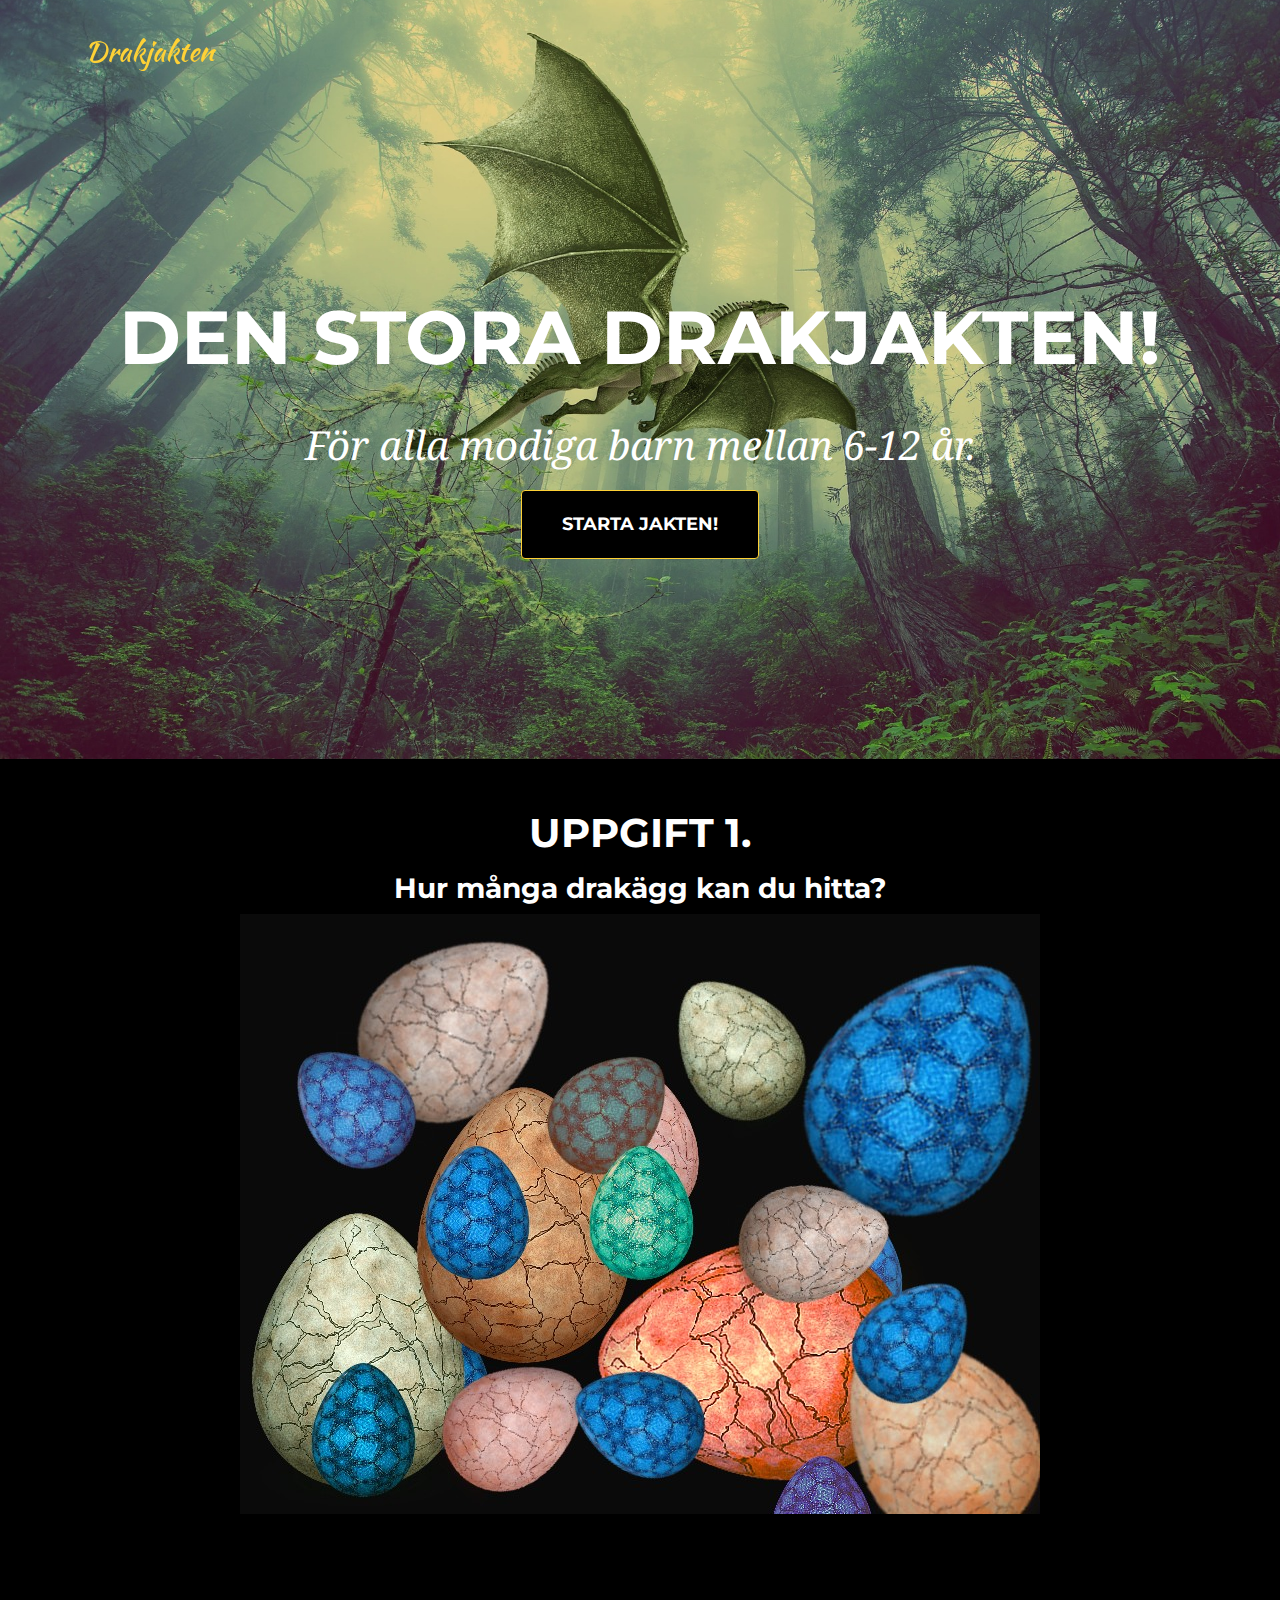
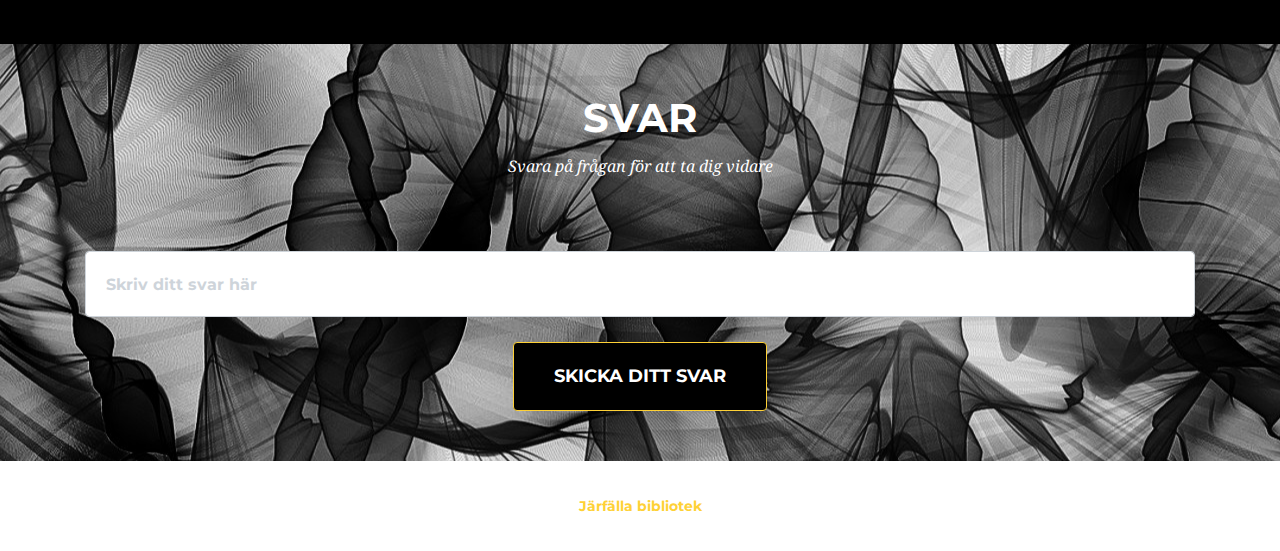
<file: index.html>
<!--
OM TEKNIKJAKTEN
==========================================================
Teknikjakten är inspirerad av escape rooms och skapades som en del 
av projektet Mer för fler som Umeå kommuns bibliotek deltog i 2018. 
Projektgruppen bestod av sex personer från olika bibliotek som gick 
en metodutbildning, SKL:s Innovationsguiden.

Du kan hitta mer information om detta projekt på följande plats

www.minabibliotek.se/merforfler

SKAPA EGNA JAKTER
==========================================================
Denna version av teknikjakten är en mall framtagen för att det skall vara
enkelt att skapa egna teknikjakter.
kunna skapa egna "teknikjakter".

Ett exempel på teknikjakt kan hittas på:

www.itbib.se/teknikjakten

LICENS OCH MALL
==========================================================
Teknikjakten är byggd med hjälp av ett javascript ramverk som heter 
Twitter bootstrap och en tema som heter Agency.
Temat kan hittas på följande sida.

https://startbootstrap.com/themes/agency/

Eller här:

https://github.com/BlackrockDigital/startbootstrap-agency

Mallen Agency använder sig av en licens som heter "The MIT License".
Det innebär följande

The MIT License (MIT)

Copyright (c) 2013-2019 Blackrock Digital LLC

Permission is hereby granted, free of charge, to any person obtaining a copy
of this software and associated documentation files (the "Software"), to deal
in the Software without restriction, including without limitation the rights
to use, copy, modify, merge, publish, distribute, sublicense, and/or sell
copies of the Software, and to permit persons to whom the Software is
furnished to do so, subject to the following conditions:

The above copyright notice and this permission notice shall be included in
all copies or substantial portions of the Software.

THE SOFTWARE IS PROVIDED "AS IS", WITHOUT WARRANTY OF ANY KIND, EXPRESS OR
IMPLIED, INCLUDING BUT NOT LIMITED TO THE WARRANTIES OF MERCHANTABILITY,
FITNESS FOR A PARTICULAR PURPOSE AND NONINFRINGEMENT. IN NO EVENT SHALL THE
AUTHORS OR COPYRIGHT HOLDERS BE LIABLE FOR ANY CLAIM, DAMAGES OR OTHER
LIABILITY, WHETHER IN AN ACTION OF CONTRACT, TORT OR OTHERWISE, ARISING FROM,
OUT OF OR IN CONNECTION WITH THE SOFTWARE OR THE USE OR OTHER DEALINGS IN
THE SOFTWARE.

SLUT PÅ KOMMENTARER
==========================================================
-->

<!--SÅ GÖR DU För att skapa en egen teknikjakt behöver du ändra vissa delar i detta dokument
sådana platser är märkta med texten ÄNDRA. Läs kommentarerna eller använd sökfunktionen
ctrl+f för att snabbt hitta de platser du behöver ändra på.-->


<!DOCTYPE html>
<html lang="sv">
  <head>
    <meta http-equiv="Content-Type" content="text/html; charset=UTF-8">
    <meta name="viewport" content="width=device-width, initial-scale=1, shrink-to-fit=no">
    <meta name="description" content="">
    <meta name="author" content="">

  <!--
  # Genom att ändra denna informationen nedan kan du ge jakten ett eget namn
  # EX: <title>Ett helt eget namn</title>
  # Informationen visas inte någonstans på webbsidan utan ändrar det namn som 
  # webbsidans flik/tabb har då du du surfar till sidan.
  # 
  -->

    <title>Den stora drakjakten!</title>

  <!--Filer som berättar hur sidan skall se ut laddas in. Här behöver vi inte ändra något-->
  
    <link href="vendor/bootstrap/css/bootstrap.min.css" rel="stylesheet">
    <link href="vendor/fontawesome-free/css/all.min.css" rel="stylesheet" type="text/css">
    <link href="https://fonts.googleapis.com/css?family=Montserrat:400,700" rel="stylesheet" type="text/css">
    <link href='https://fonts.googleapis.com/css?family=Kaushan+Script' rel='stylesheet' type='text/css'>
    <link href='https://fonts.googleapis.com/css?family=Droid+Serif:400,700,400italic,700italic' rel='stylesheet' type='text/css'>
    <link href='https://fonts.googleapis.com/css?family=Roboto+Slab:400,100,300,700' rel='stylesheet' type='text/css'>
    <link href="css/agency.min.css" rel="stylesheet">
    <link href="css/style.css" rel="stylesheet">

  </head>


  <body id="page-top">
  <!-- Denna del av koden berättar vad menyn skall innehålla -->
    <nav class="navbar navbar-expand-lg navbar-dark fixed-top" id="mainNav">
      <div class="container">
        <a class="navbar-brand js-scroll-trigger" href="http://www.itbib.se/teknikjakten/#page-top">
       Drakjakten
        </a>
        <button class="navbar-toggler navbar-toggler-right" type="button" data-toggle="collapse" data-target="#navbarResponsive" aria-controls="navbarResponsive" aria-expanded="false" aria-label="Toggle navigation">
          Menu
          <i class="fas fa-bars"></i>
        </button>
        <div class="collapse navbar-collapse" id="navbarResponsive">
          <ul class="navbar-nav text-uppercase ml-auto">
            <li class="nav-item">
              <a class="nav-link js-scroll-trigger" href="./om.html"></a>
            </li> 
            <li class="nav-item">
              <a class="nav-link js-scroll-trigger" href="./om.html"></a>
            </li> 

          </ul>
        </div>
      </div>
    </nav>

    <!--SLUT PÅ DELEN SOM BESKRIVER MENYN LÄNGST UPP-->

    <!--FÖRSTA DELEN SOM INTRODUCERAR JAKTEN STARTAR-->
    <header class="masthead">
      <div class="container">
        <div class="intro-text">
        <div class="intro-heading text-uppercase">Den stora drakjakten!</div>
          <div class="intro-lead-in">För alla modiga barn mellan 6-12 år.</div>
          
          <a class="btn btn-primary btn-xl text-uppercase js-scroll-trigger" href="#services">
          Starta jakten!
          </a>
        </div>
      </div>
    </header>
    
    <!-- DELEN SOM BESKRIVER FÖRSTA UPPDRAGET STARTAR -->
    <section id="services">
      <div class="container">
        <div class="row">
          <div class="col-lg-12 text-center">
            <h2 class="section-heading text-uppercase">Uppgift 1.</h2>
            <!-- h3 class="section-subheading "></h3-->

            <h3>Hur många drakägg kan du hitta?</h3>
            
            <!--Ibland kanske du vill lägga till en bild i beskrivningen.
            I så fall läger du in bilden i katalogen img.
            Du lägger sedan in följande kod för att berätta att en bild skall visas.
            Men ersätter bildensnamn med det namn din bild och det filformat din bild har.

            EX:
            <img src="./img/bildensnamn.filformat">
            T.ex: <img src="./img/coolbild.jpeg">-->
            <img src="./img/äggliten.jpg" alt="många ägg i en hög">
            <p></p>

            <br />
            <br />
            <h3></h3>
            <!--Här nedan beskriver du vad uppdraget skall vara-->
            <p>
          
            </p>
          </div>
        </div>
      </div>
    </section>

 
    
    <!-- DELEN DÄR MAN MATAR IN SITT SVAR STARTAR -->
    <section id="contact">
      <div class="container">
        <div class="row">
          <div class="col-lg-12 text-center">
            <h2 class="section-heading text-uppercase">Svar</h2>
            <h3 class="section-subheading question-text">Svara på frågan för att ta dig vidare</h3>
          </div>
        </div>
        <div class="row">
          <div class="col-lg-12">

      <!--Du behöver här berätta vilken sida som skall laddas om man löser uppdraget.
      Just nu är det sidan som heter 2.html som skall laddas.
      Om vi istället skulle arbeta med uppdrag 2 just så och ändra i filen 2.html skulle vi då alltså
      istället låta det stå "./3.html" eftersom det då är den sidan som borde laddas.

      Vi kan fortsätta på detta viset och lägga till nya sidor tills dess att vi skapat
      så många uppdrag vi vill.
      -->
            <form id="contactForm" name="sentMessage" novalidate="novalidate" 
            action="./2.html" 
            onsubmit="return validateForm()" autocomplete="off">
              <div class="row">
                <div class="col-md-12">
                  <div class="form-group">
                    <input class="form-control" id="answer" type="text" placeholder="Skriv ditt svar här" required="required" data-validation-required-message="Rutan får inte vara tom">
                    <p class="help-block text-danger"></p>
                  </div>
                  
                <div class="col-lg-12 text-center">
                  <div id="success"></div>
                  <button id="sendMessageButton" class="btn btn-primary btn-xl text-uppercase" type="submit">Skicka ditt svar</button>
                </div>
              </div>
            
          </div></form>
        </div>
      </div>
    </div></section>

    <!-- DENNA DEL BESKRIVER INFORMATIONEN SOM VISAS LÄNGST NER PÅ SIDAN -->
    <footer>
      <div class="container">
        <div class="row">
          <div class="col-md-12">
            <span class="copyright">
              <a href="http://www.umea.se/umeakommun/kulturochfritid/bibliotek.4.4ad27aa912e4d856fb180001056.html" style="font-weight: bold">
                  Järfälla bibliotek
              </a>
            </span>
          </div>
          
        </div>
      </div>
    </footer>



    <!-- Filer som denna mall använder läses in, du behöver inte ändra något här.-->

    <script src="vendor/jquery/jquery.min.js"></script>
    <script src="vendor/bootstrap/js/bootstrap.bundle.min.js"></script>
    <script src="vendor/jquery-easing/jquery.easing.min.js"></script>
    <script src="js/agency.min.js"></script>
    <script src="js/agency.min.js"></script>

    <!--I DENNA DEL BERÄTTAR DU VAD SOM ÄR RÄTT SVAR-->
    <script>
    function validateForm() {

      //Det använder skriver i rutan hämtas in och sparas i en variabel som heter answer.
      //det man skrivit in i rutan konverteras automatiskt till gemener.
      //Skriver någon in MeDDelande och då använder versaler kommer texten som sparas att ändå att bli meddelande.
      //Det gör det lättare att berätta vilket alteranativ som är rätt eftersom
      //vi inte behöver ta hänsyn till gemenser/versaler.
      var answer = document.forms["contactForm"]["answer"].value.toLowerCase();
      
      /*Genom att ändra det som står mellan dessa tecken "" kan du välja vad som är rätt svar 
      Viktigt! Skriv svaret med små bokstäver.

      EX: if (answer == "mittsvar")

      Om man nu skriver in mittsvar i rutan kommer man vidare.
      
      Finns det fler än ett rätt svar? 

      Genom att lägga till följande tecken || (markera texten och kopiera 
      eller tryck alt-gr samtidigt som du trycker på tangenten till höger om shift)
      så kan du lägga till fler alternativ som är rätt.

      EX: Med två räta svar

      if (answer == "svar1" || answer == "svar2" )
      
      EX: Med tre rätta svar

      if (answer == "svar1" || answer == "svar2" answer == "svar3" )
      */

      if (answer == "20") { /*Kom ihåg att svaret skall skrivas med gemener*/
          return true;
      }else{
        document.getElementById("answer").value ="";
        document.getElementById("answer").setAttribute("placeholder","Det var tyvärr fel svar, försök igen!");
        return false;
      }
    }
  </script>

  <!--GRATTIS! Du har nu gjort startsidan för din egen teknikjakt! Testa att dubbelklicka på denna fil
  index.html för att visa sidan i din webbläsare. Fungerar inte  det kan du högerklicka på filen och välja öppna med. Där borde du kunna hitta någon webbläsare som alternativ

  EX: Internet Explorer, Edge, Firefox, Chrome

  Det är nu dags att öppna sidan som heter 2.html och följa instruktionerna där.
  -->
</body>
</html>
</file>
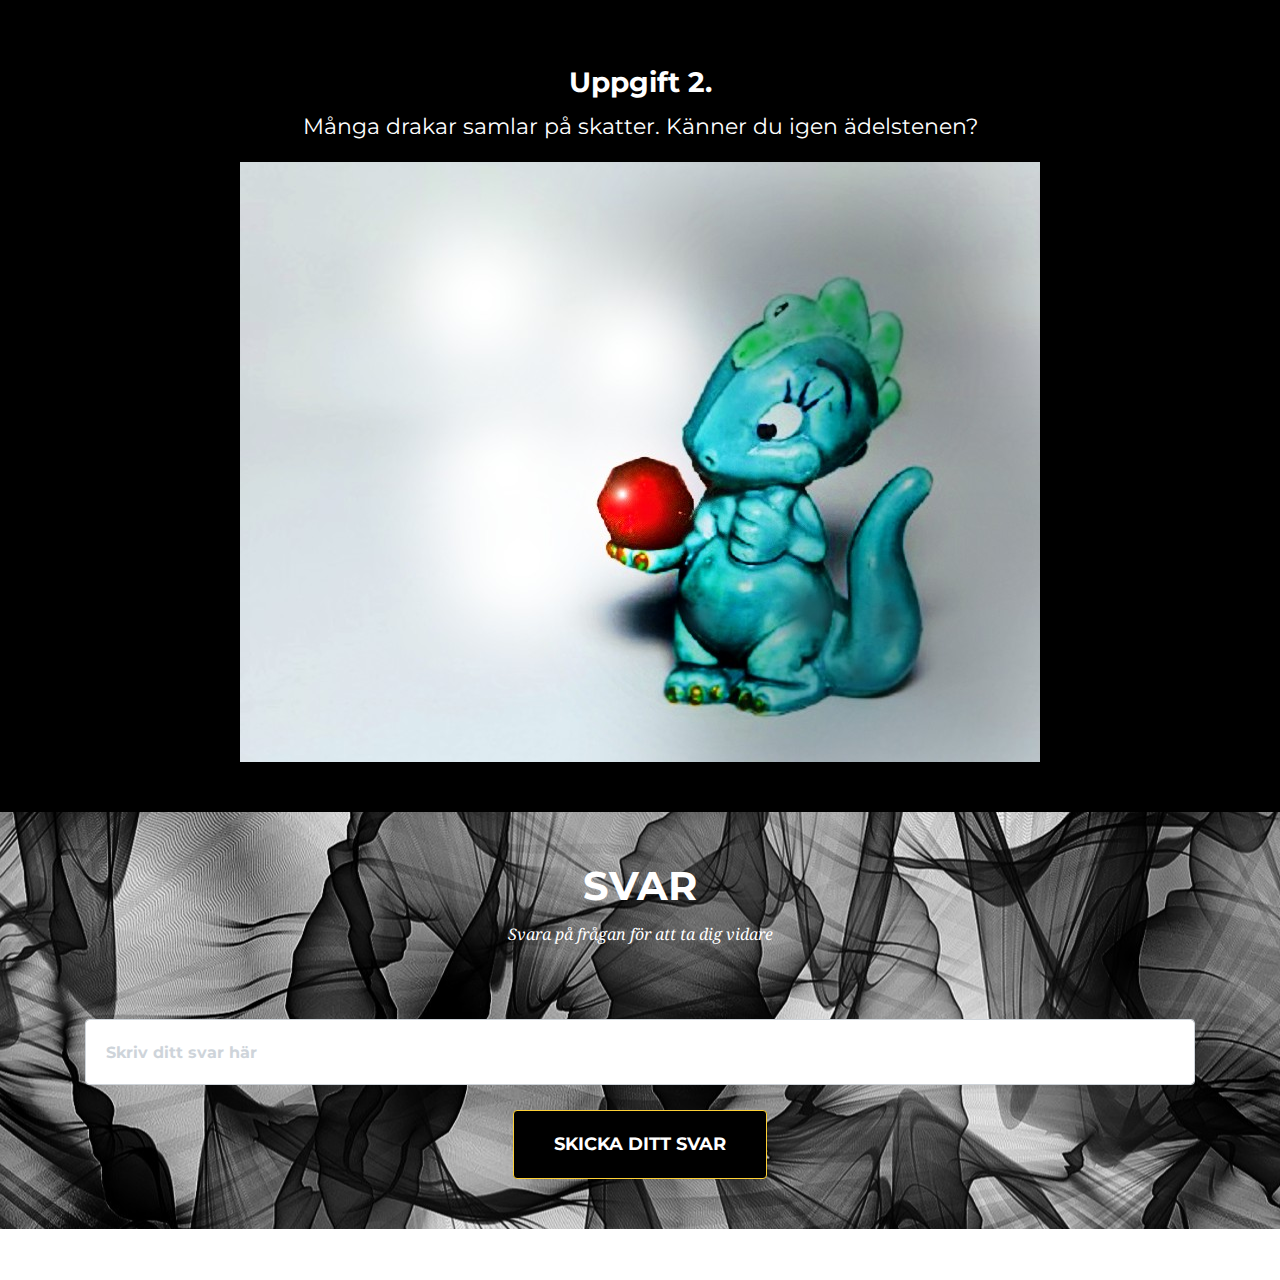
<file: 2.html>
<!--
SKAPA EN EGEN MALLSIDA FÖR UPPDRAG
==========================================================
Nu blir det lite repetition. Den sida hu hintills arbetet med 
introducerade jakten och hade därför lite speciellt innehåll.

Målet med den sida du arbetar med just nu är att skapa en
mall som du sedan kan kopiera till så många uppdrag du behöver.
Du behöver sedan ändra ett saker på varje sida.

1. Beskrivningen av uppdraget.
2. Uppgiftens nummer
3. Vad det rätta svaret är
4. Vilken sida som skall laddas om man svarar rätt.
-->

<!DOCTYPE html>
<html lang="sv">
  <head>
    <meta http-equiv="Content-Type" content="text/html; charset=UTF-8">
    <meta name="viewport" content="width=device-width, initial-scale=1, shrink-to-fit=no">
    <meta name="description" content="">
    <meta name="author" content="">

  <!--
  # Genom att ändra denna informationen nedan kan du ge jakten ett eget namn
  # EX: <title>Ett helt eget namn</title>
  # Informationen visas inte någonstans på webbsidan utan ändrar det namn som 
  # webbsidans flik/tabb har då du du surfar till sidan.
  # 
  -->
    <title></title>

  <!--Filer som berättar hur sidan skall se ut laddas in. Här behöver vi inte ändra något-->
  
    <link href="vendor/bootstrap/css/bootstrap.min.css" rel="stylesheet">
    <link href="vendor/fontawesome-free/css/all.min.css" rel="stylesheet" type="text/css">
    <link href="https://fonts.googleapis.com/css?family=Montserrat:400,700" rel="stylesheet" type="text/css">
    <link href='https://fonts.googleapis.com/css?family=Kaushan+Script' rel='stylesheet' type='text/css'>
    <link href='https://fonts.googleapis.com/css?family=Droid+Serif:400,700,400italic,700italic' rel='stylesheet' type='text/css'>
    <link href='https://fonts.googleapis.com/css?family=Roboto+Slab:400,100,300,700' rel='stylesheet' type='text/css'>
    <link href="css/agency.min.css" rel="stylesheet">
    <link href="css/style.css" rel="stylesheet">
  </head>


  <body id="page-top">
  <!-- Denna del av koden berättar vad menyn skall innehålla -->
    <nav class="navbar navbar-expand-lg navbar-dark fixed-top" id="mainNav">
      <div class="container">
        <a class="navbar-brand js-scroll-trigger" href="#page-top"></a>

        <button class="navbar-toggler navbar-toggler-right" type="button" data-toggle="collapse" data-target="#navbarResponsive" aria-controls="navbarResponsive" aria-expanded="false" aria-label="Toggle navigation">
          Menu
          <i class="fas fa-bars"></i>
        </button>
        <div class="collapse navbar-collapse" id="navbarResponsive">
          <ul class="navbar-nav text-uppercase ml-auto">
            <li class="nav-item">
              <a class="nav-link js-scroll-trigger" href="http://www.itbib.se/teknikjakten/om.html">
      </a>
            </li> 
            <li class="nav-item">
              <a class="nav-link js-scroll-trigger" href="http://www.itbib.se/teknikjakten/om.html"></a>
            </li> 

          </ul>
        </div>
      </div>
    </nav>

    <!--SLUT PÅ DELEN SOM BESKRIVER MENYN LÄNGST UPP-->

    <!-- DELEN SOM BESKRIVER FÖRSTA UPPDRAGET STARTAR -->
    <section id="services">
      <div class="container">
        <div class="row">
          <div class="col-lg-12 text-center">
            <!--Sidans största rubrik-->
            <h2 class="section-heading text-uppercase"></h2>

            <!--Bakgrunds information-->
            <h3></h3>

            <!--Eventuellt återkoppling gällande det tidigare uppdraget-->
            <p> 
            
            </p>

            <!--Uppgiftens nummer-->
            <h3>Uppgift 2.</h3>
            <!--Vilket är uppdraget?-->
            <p>
            Många drakar samlar på skatter. Känner du igen ädelstenen?

            <!--Ibland kanske du vill lägga till en bild i beskrivningen.
            I så fall läger du in bilden i katalogen img.
            Du lägger sedan in följande kod för att berätta att en bild skall visas.
            Men ersätter bildensnamn med det namn din bild och det filformat din bild har.

            EX:
            <img src="./img/bildensnamn.filformat">
            T.ex: <img src="./img/coolbild.jpeg">
            -->
            </p>
            <img src="./img/rubinenliten (4).jpg" alt="röd ädelsten">
          </div>
        </div>
      </div>
    </section>

 
<!-- DELEN DÄR MAN MATAR IN SITT SVAR STARTAR -->
    <section id="contact">
      <div class="container">
        <div class="row">
          <div class="col-lg-12 text-center">
            <h2 class="section-heading text-uppercase">Svar</h2>
            <h3 class="section-subheading question-text">Svara på frågan för att ta dig vidare</h3>
          </div>
        </div>
        <div class="row">
          <div class="col-lg-12">

      <!--VILKEN SIDA SKALL LADDAS OM MAN SKRIVIT IN RÄTT SVAR
      Du behöver här berätta vilken sida som skall laddas om man löser uppdraget.
      Just nu är det sidan som heter 2.html som skall laddas.
      Om vi istället skulle arbeta med uppdrag 2 just så och ändra i filen 2.html skulle vi då alltså
      istället låta det stå 3.html eftersom det då är den sidan som borde laddas.
      Om detta är sista uppdraget i din jakt skriver du in klar.html

      Vi kan fortsätta på detta viset och lägga till nya sidor tills dess att vi skapat
      så många uppdrag vi vill.
      -->
            <form id="contactForm" name="sentMessage" novalidate="novalidate" 
            action="./3.html" 
            onsubmit="return validateForm()" autocomplete="off">
              <div class="row">
                <div class="col-md-12">
                  <div class="form-group">
                    <input class="form-control" id="answer" type="text" placeholder="Skriv ditt svar här" required="required" data-validation-required-message="Rutan får inte vara tom">
                    <p class="help-block text-danger"></p>
                  </div>
                  
                <div class="col-lg-12 text-center">
                  <div id="success"></div>
                  <button id="sendMessageButton" class="btn btn-primary btn-xl text-uppercase" type="submit">Skicka ditt svar</button>
                </div>
              </div>
            
          </div></form>
        </div>
      </div>
    </div></section>

    <!-- DENNA DEL BESKRIVER INFORMATIONEN SOM VISAS LÄNGST NER PÅ SIDAN -->
    <footer>
      <div class="container">
        <div class="row">
          <div class="col-md-12">
            <span class="copyright">
              <a href="http://www.umea.se/umeakommun/kulturochfritid/bibliotek.4.4ad27aa912e4d856fb180001056.html" style="font-weight: bold">
                  
              </a>
            </span>
          </div>
          
        </div>
      </div>
    </footer>

    <!-- Filer som denna mall använder läses in -->
    <script src="vendor/jquery/jquery.min.js"></script>
    <script src="vendor/bootstrap/js/bootstrap.bundle.min.js"></script>
    <script src="vendor/jquery-easing/jquery.easing.min.js"></script>
    <script src="js/agency.min.js"></script>
    <script src="js/agency.min.js"></script>

    <!--I DENNA DEL BERÄTTAR DU VAD SOM ÄR RÄTT SVAR-->
    <script>
    function validateForm() {

      //Det använder skriver i rutan hämtas in och sparas i en variabel som heter answer.
      var answer = document.forms["contactForm"]["answer"].value.toLowerCase();
      
      /*Genom att ändra det som står mellan dessa tecken "" kan du välja vad som är rätt svar 
      Viktigt! Skriv svaret med små bokstäver.

      EX: if (answer == "mittsvar")

      Om man nu skriver in mittsvar i rutan kommer man vidare.
      
      Finns det fler än ett rätt svar? 

      Genom att lägga till följande tecken || (markera texten och kopiera 
      eller tryck alt-gr samtidigt som du trycker på tangenten till höger om shift)
      så kan du lägga till fler alternativ som är rätt.

      EX: Med två räta svar

       if (answer == "svar1" || answer == "svar2" )
      
      EX: Med tre rätta svar

      if (answer == "svar1" || answer == "svar2" answer == "svar3" )

      */

      if (answer == "rubin") {
          return true;
      }else{
        document.getElementById("answer").value ="";
        document.getElementById("answer").setAttribute("placeholder","Det var tyvärr fel svar, försök igen!");
        return false;
      }
    }
  </script>

  <!--GRATTIS Du har nu gjort uppdrag nummer två!
  Du har nu skapat en mall för en uppdragssida att utgå från.
  Vill du t.ex. skapa en teknikjakt med kan du kopiera 
  dokument och döpa kopian till 3.html. Du kan sedan upprepa samma tillvägagångssätt
  fler gånger och du vill skapa en jakt med fler uppdrag.

  3.html

  Du går sedan igenom dessa kopior på samma vis som detta dokument.


  Så avslutar du jakten.

  Du avslutar jakten genom att säga att man skall hamna på sidan
  klar.html om man skriver in rätt svar.

  EX: 
            action="./klar.html" 

  Du hittar fler instruktioner här ovan under delen som heter
  VILKEN SIDA SKALL LADDAS OM SKRIVIT IN RÄTT SVAR
  -->
</body>
</html>
</file>
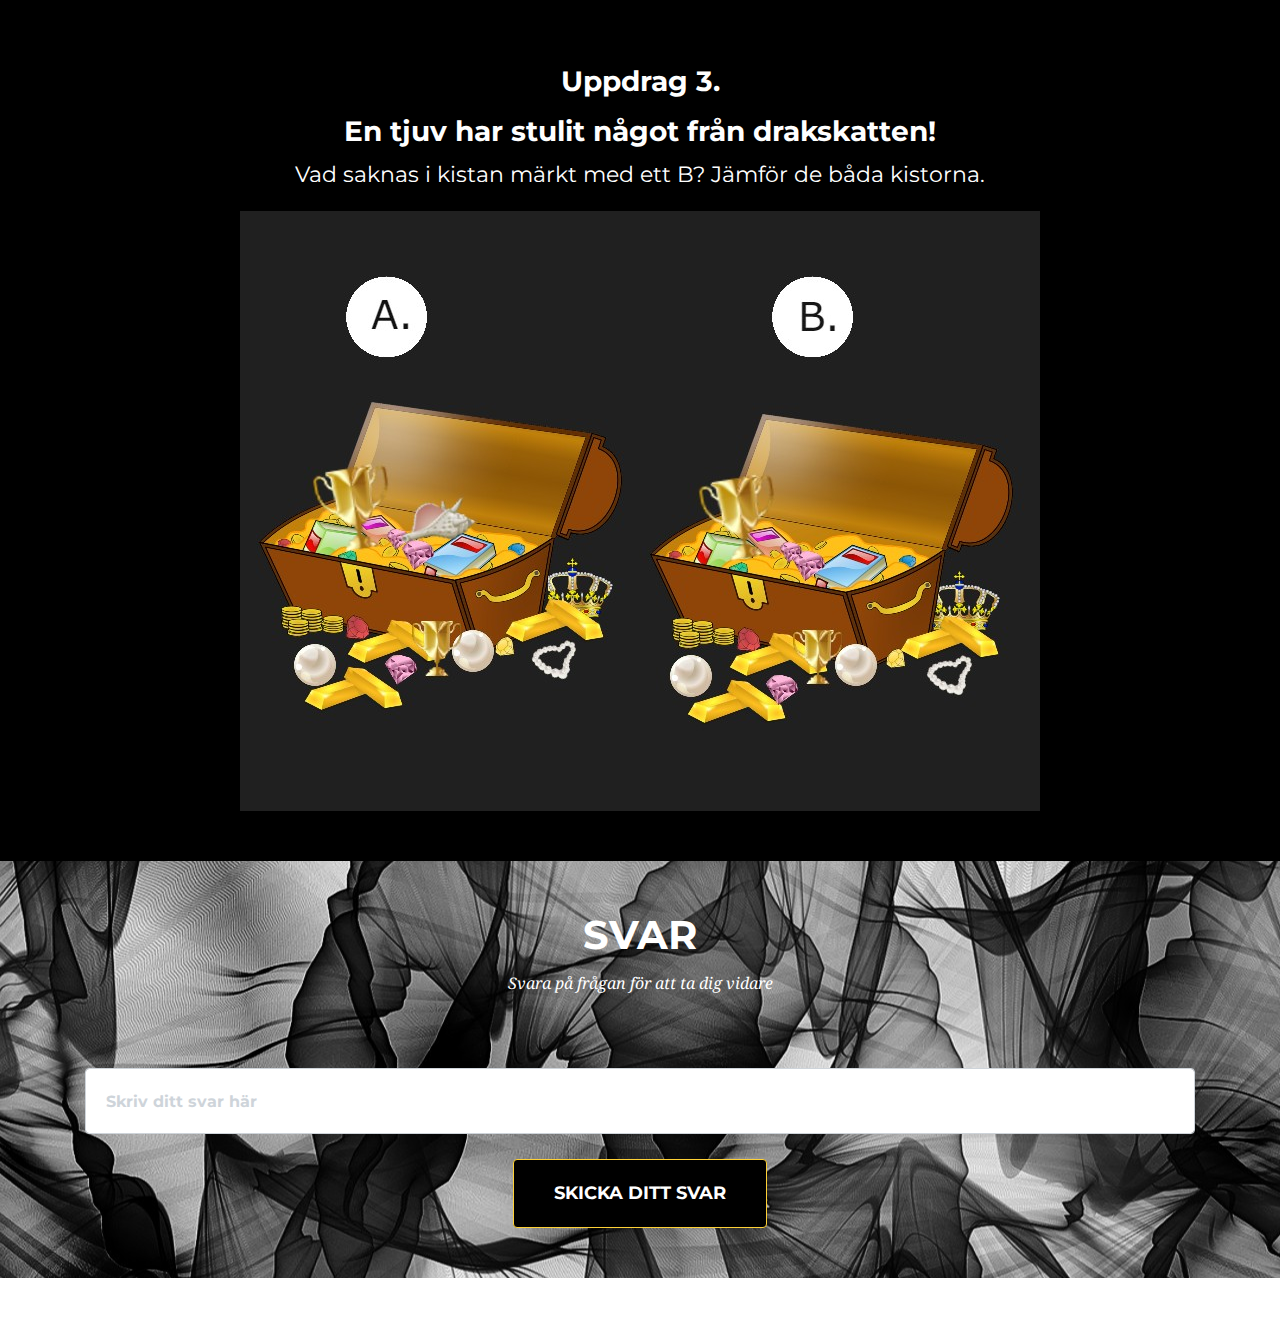
<file: 3.html>
<!--
SKAPA EN EGEN MALLSIDA FÖR UPPDRAG
==========================================================
Nu blir det lite repetition. Den sida hu hintills arbetet med 
introducerade jakten och hade därför lite speciellt innehåll.

Målet med den sida du arbetar med just nu är att skapa en
mall som du sedan kan kopiera till så många uppdrag du behöver.
Du behöver sedan ändra ett saker på varje sida.

1. Beskrivningen av uppdraget.
2. Uppgiftens nummer
3. Vad det rätta svaret är
4. Vilken sida som skall laddas om man svarar rätt.
-->

<!DOCTYPE html>
<html lang="sv">
  <head>
    <meta http-equiv="Content-Type" content="text/html; charset=UTF-8">
    <meta name="viewport" content="width=device-width, initial-scale=1, shrink-to-fit=no">
    <meta name="description" content="">
    <meta name="author" content="">

  <!--
  # Genom att ändra denna informationen nedan kan du ge jakten ett eget namn
  # EX: <title>Ett helt eget namn</title>
  # Informationen visas inte någonstans på webbsidan utan ändrar det namn som 
  # webbsidans flik/tabb har då du du surfar till sidan.
  # 
  -->
    <title>Drakjakten!</title>

  <!--Filer som berättar hur sidan skall se ut laddas in. Här behöver vi inte ändra något-->
  
    <link href="vendor/bootstrap/css/bootstrap.min.css" rel="stylesheet">
    <link href="vendor/fontawesome-free/css/all.min.css" rel="stylesheet" type="text/css">
    <link href="https://fonts.googleapis.com/css?family=Montserrat:400,700" rel="stylesheet" type="text/css">
    <link href='https://fonts.googleapis.com/css?family=Kaushan+Script' rel='stylesheet' type='text/css'>
    <link href='https://fonts.googleapis.com/css?family=Droid+Serif:400,700,400italic,700italic' rel='stylesheet' type='text/css'>
    <link href='https://fonts.googleapis.com/css?family=Roboto+Slab:400,100,300,700' rel='stylesheet' type='text/css'>
    <link href="css/agency.min.css" rel="stylesheet">
    <link href="css/style.css" rel="stylesheet">
  </head>


  <body id="page-top">
  <!-- Denna del av koden berättar vad menyn skall innehålla -->
    <nav class="navbar navbar-expand-lg navbar-dark fixed-top" id="mainNav">
      <div class="container">
        <a class="navbar-brand js-scroll-trigger" href="#page-top"></a>

        <button class="navbar-toggler navbar-toggler-right" type="button" data-toggle="collapse" data-target="#navbarResponsive" aria-controls="navbarResponsive" aria-expanded="false" aria-label="Toggle navigation">
          Menu
          <i class="fas fa-bars"></i>
        </button>
        <div class="collapse navbar-collapse" id="navbarResponsive">
          <ul class="navbar-nav text-uppercase ml-auto">
            <li class="nav-item">
              <a class="nav-link js-scroll-trigger" href="http://www.itbib.se/teknikjakten/om.html"></a>
            </li> 
            <li class="nav-item">
              <a class="nav-link js-scroll-trigger" href="http://www.itbib.se/teknikjakten/om.html"></a>
            </li> 

          </ul>
        </div>
      </div>
    </nav>

    <!--SLUT PÅ DELEN SOM BESKRIVER MENYN LÄNGST UPP-->

    <!-- DELEN SOM BESKRIVER FÖRSTA UPPDRAGET STARTAR -->
    <section id="services">
      <div class="container">
        <div class="row">
          <div class="col-lg-12 text-center">
            <!--Sidans största rubrik-->
            <h2 class="section-heading text-uppercase"></h2>

            <!--Bakgrunds information-->
            <h3>Uppdrag 3.</h3>

            <!--Eventuellt återkoppling gällande det tidigare uppdraget-->
            <p> 
            
            </p>

            <!--Uppgiftens nummer-->
            <h3>En tjuv har stulit något från drakskatten!</h3>
            <!--Vilket är uppdraget?-->
            <p>
            Vad saknas i kistan märkt med ett B? Jämför de båda kistorna.

            <!--Ibland kanske du vill lägga till en bild i beskrivningen.
            I så fall läger du in bilden i katalogen img.
            Du lägger sedan in följande kod för att berätta att en bild skall visas.
            Men ersätter bildensnamn med det namn din bild och det filformat din bild har.

            EX:
            <img src="./img/bildensnamn.filformat">
            T.ex: <img src="./img/coolbild.jpeg">
            -->
            </p>
            <img src="./img/skattliten (1).jpg" alt="två skattkistor fulla med guld, böcker och diamanter">
          </div>
        </div>
      </div>
    </section>

 
<!-- DELEN DÄR MAN MATAR IN SITT SVAR STARTAR -->
    <section id="contact">
      <div class="container">
        <div class="row">
          <div class="col-lg-12 text-center">
            <h2 class="section-heading text-uppercase">Svar</h2>
            <h3 class="section-subheading question-text">Svara på frågan för att ta dig vidare</h3>
          </div>
        </div>
        <div class="row">
          <div class="col-lg-12">

      <!--VILKEN SIDA SKALL LADDAS OM MAN SKRIVIT IN RÄTT SVAR
      Du behöver här berätta vilken sida som skall laddas om man löser uppdraget.
      Just nu är det sidan som heter 2.html som skall laddas.
      Om vi istället skulle arbeta med uppdrag 2 just så och ändra i filen 2.html skulle vi då alltså
      istället låta det stå 3.html eftersom det då är den sidan som borde laddas.
      Om detta är sista uppdraget i din jakt skriver du in klar.html

      Vi kan fortsätta på detta viset och lägga till nya sidor tills dess att vi skapat
      så många uppdrag vi vill.
      -->
            <form id="contactForm" name="sentMessage" novalidate="novalidate" 
            action="./4.html" 
            onsubmit="return validateForm()" autocomplete="off">
              <div class="row">
                <div class="col-md-12">
                  <div class="form-group">
                    <input class="form-control" id="answer" type="text" placeholder="Skriv ditt svar här" required="required" data-validation-required-message="Rutan får inte vara tom">
                    <p class="help-block text-danger"></p>
                  </div>
                  
                <div class="col-lg-12 text-center">
                  <div id="success"></div>
                  <button id="sendMessageButton" class="btn btn-primary btn-xl text-uppercase" type="submit">Skicka ditt svar</button>
                </div>
              </div>
            
          </div></form>
        </div>
      </div>
    </div></section>

    <!-- DENNA DEL BESKRIVER INFORMATIONEN SOM VISAS LÄNGST NER PÅ SIDAN -->
    <footer>
      <div class="container">
        <div class="row">
          <div class="col-md-12">
            <span class="copyright">
              <a href="http://www.umea.se/umeakommun/kulturochfritid/bibliotek.4.4ad27aa912e4d856fb180001056.html" style="font-weight: bold">
                  
              </a>
            </span>
          </div>
          
        </div>
      </div>
    </footer>

    <!-- Filer som denna mall använder läses in -->
    <script src="vendor/jquery/jquery.min.js"></script>
    <script src="vendor/bootstrap/js/bootstrap.bundle.min.js"></script>
    <script src="vendor/jquery-easing/jquery.easing.min.js"></script>
    <script src="js/agency.min.js"></script>
    <script src="js/agency.min.js"></script>

    <!--I DENNA DEL BERÄTTAR DU VAD SOM ÄR RÄTT SVAR-->
    <script>
    function validateForm() {

      //Det använder skriver i rutan hämtas in och sparas i en variabel som heter answer.
      var answer = document.forms["contactForm"]["answer"].value.toLowerCase();
      
      /*Genom att ändra det som står mellan dessa tecken "" kan du välja vad som är rätt svar 
      Viktigt! Skriv svaret med små bokstäver.

      EX: if (answer == "mittsvar")

      Om man nu skriver in mittsvar i rutan kommer man vidare.
      
      Finns det fler än ett rätt svar? 

      Genom att lägga till följande tecken || (markera texten och kopiera 
      eller tryck alt-gr samtidigt som du trycker på tangenten till höger om shift)
      så kan du lägga till fler alternativ som är rätt.

      EX: Med två räta svar

       if (answer == "svar1" || answer == "svar2" )
      
      EX: Med tre rätta svar

      if (answer == "svar1" || answer == "svar2" answer == "svar3" )

      */

      if (answer == "snäcka" || answer == "snäckan") {
          return true;
      }else{
        document.getElementById("answer").value ="";
        document.getElementById("answer").setAttribute("placeholder","Det var tyvärr fel svar, försök igen!");
        return false;
      }
    }
  </script>

  <!--GRATTIS Du har nu gjort uppdrag nummer två!
  Du har nu skapat en mall för en uppdragssida att utgå från.
  Vill du t.ex. skapa en teknikjakt med kan du kopiera 
  dokument och döpa kopian till 3.html. Du kan sedan upprepa samma tillvägagångssätt
  fler gånger och du vill skapa en jakt med fler uppdrag.

  3.html

  Du går sedan igenom dessa kopior på samma vis som detta dokument.


  Så avslutar du jakten.

  Du avslutar jakten genom att säga att man skall hamna på sidan
  klar.html om man skriver in rätt svar.

  EX: 
            action="./klar.html" 

  Du hittar fler instruktioner här ovan under delen som heter
  VILKEN SIDA SKALL LADDAS OM SKRIVIT IN RÄTT SVAR
  -->
</body>
</html>
</file>
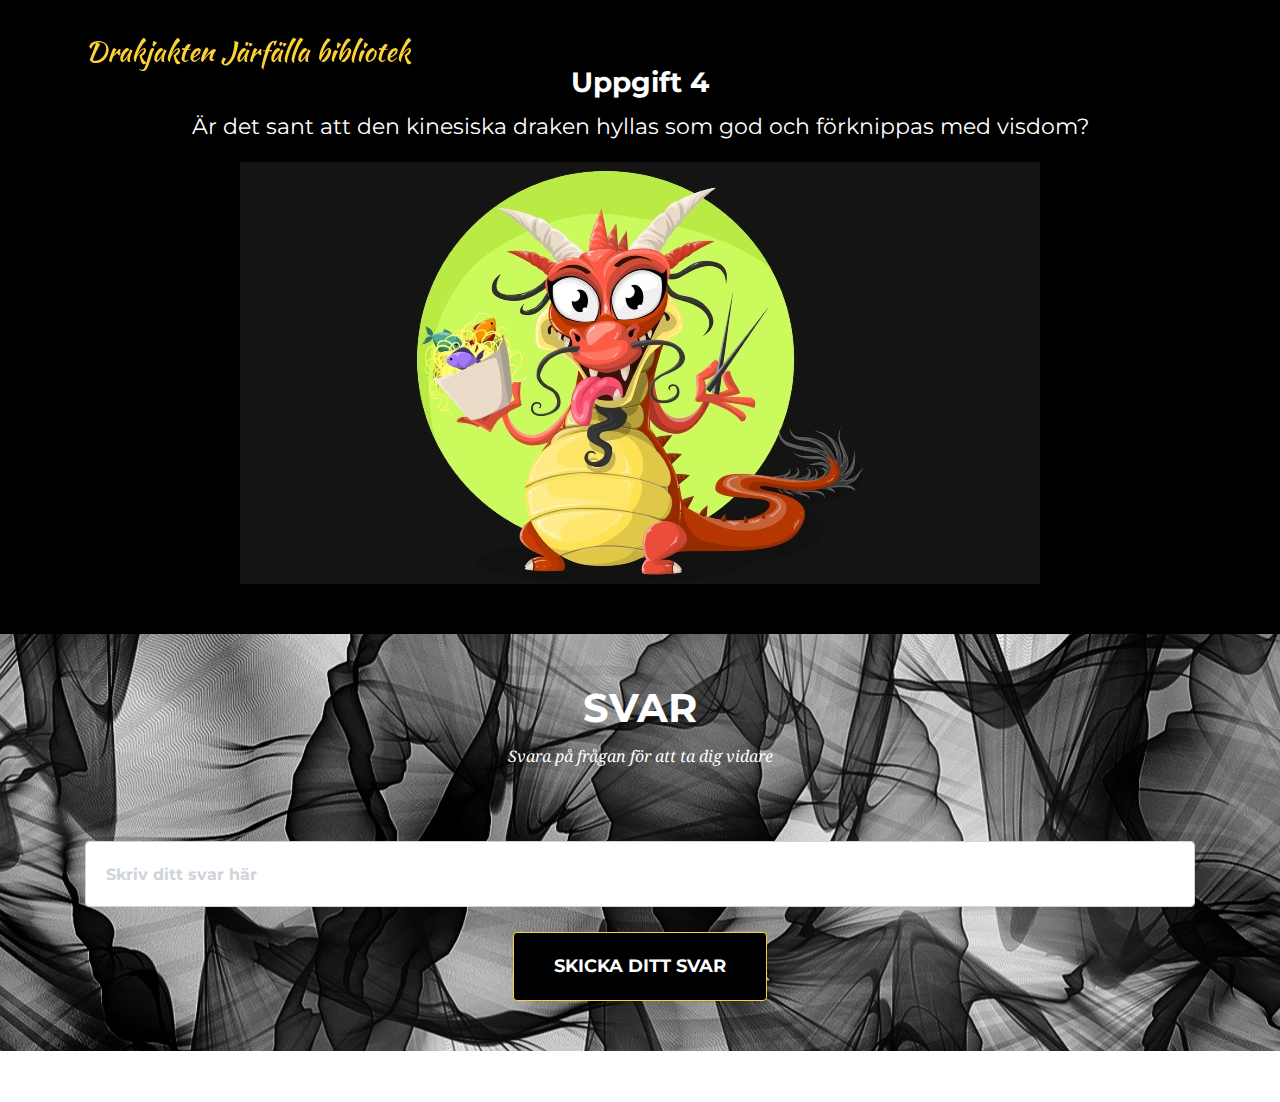
<file: 4.html>
<!--
SKAPA EN EGEN MALLSIDA FÖR UPPDRAG
==========================================================
Nu blir det lite repetition. Den sida hu hintills arbetet med 
introducerade jakten och hade därför lite speciellt innehåll.

Målet med den sida du arbetar med just nu är att skapa en
mall som du sedan kan kopiera till så många uppdrag du behöver.
Du behöver sedan ändra ett saker på varje sida.

1. Beskrivningen av uppdraget.
2. Uppgiftens nummer
3. Vad det rätta svaret är
4. Vilken sida som skall laddas om man svarar rätt.
-->

<!DOCTYPE html>
<html lang="sv">
  <head>
    <meta http-equiv="Content-Type" content="text/html; charset=UTF-8">
    <meta name="viewport" content="width=device-width, initial-scale=1, shrink-to-fit=no">
    <meta name="description" content="">
    <meta name="author" content="">

  <!--
  # Genom att ändra denna informationen nedan kan du ge jakten ett eget namn
  # EX: <title>Ett helt eget namn</title>
  # Informationen visas inte någonstans på webbsidan utan ändrar det namn som 
  # webbsidans flik/tabb har då du du surfar till sidan.
  # 
  -->
    <title></title>

  <!--Filer som berättar hur sidan skall se ut laddas in. Här behöver vi inte ändra något-->
  
    <link href="vendor/bootstrap/css/bootstrap.min.css" rel="stylesheet">
    <link href="vendor/fontawesome-free/css/all.min.css" rel="stylesheet" type="text/css">
    <link href="https://fonts.googleapis.com/css?family=Montserrat:400,700" rel="stylesheet" type="text/css">
    <link href='https://fonts.googleapis.com/css?family=Kaushan+Script' rel='stylesheet' type='text/css'>
    <link href='https://fonts.googleapis.com/css?family=Droid+Serif:400,700,400italic,700italic' rel='stylesheet' type='text/css'>
    <link href='https://fonts.googleapis.com/css?family=Roboto+Slab:400,100,300,700' rel='stylesheet' type='text/css'>
    <link href="css/agency.min.css" rel="stylesheet">
    <link href="css/style.css" rel="stylesheet">
  </head>


  <body id="page-top">
  <!-- Denna del av koden berättar vad menyn skall innehålla -->
    <nav class="navbar navbar-expand-lg navbar-dark fixed-top" id="mainNav">
      <div class="container">
        <a class="navbar-brand js-scroll-trigger" href="#page-top">Drakjakten Järfälla bibliotek</a>

        <button class="navbar-toggler navbar-toggler-right" type="button" data-toggle="collapse" data-target="#navbarResponsive" aria-controls="navbarResponsive" aria-expanded="false" aria-label="Toggle navigation">
          Menu
          <i class="fas fa-bars"></i>
        </button>
        <div class="collapse navbar-collapse" id="navbarResponsive">
          <ul class="navbar-nav text-uppercase ml-auto">
            <li class="nav-item">
              <a class="nav-link js-scroll-trigger" href="http://www.itbib.se/teknikjakten/om.html">
      </a>
            </li> 
            <li class="nav-item">
              <a class="nav-link js-scroll-trigger" href="http://www.itbib.se/teknikjakten/om.html"></a>
            </li> 

          </ul>
        </div>
      </div>
    </nav>

    <!--SLUT PÅ DELEN SOM BESKRIVER MENYN LÄNGST UPP-->

    <!-- DELEN SOM BESKRIVER FÖRSTA UPPDRAGET STARTAR -->
    <section id="services">
      <div class="container">
        <div class="row">
          <div class="col-lg-12 text-center">
            <!--Sidans största rubrik-->
            <h2 class="section-heading text-uppercase"></h2>

            <!--Bakgrunds information-->
            <h3></h3>

            <!--Eventuellt återkoppling gällande det tidigare uppdraget-->
            <p> 
            
            </p>

            <!--Uppgiftens nummer-->
            <h3>Uppgift 4</h3>
            <!--Vilket är uppdraget?-->
            <p>
            Är det sant att den kinesiska draken hyllas som god och förknippas med visdom?

            <!--Ibland kanske du vill lägga till en bild i beskrivningen.
            I så fall läger du in bilden i katalogen img.
            Du lägger sedan in följande kod för att berätta att en bild skall visas.
            Men ersätter bildensnamn med det namn din bild och det filformat din bild har.

            EX:
            <img src="./img/bildensnamn.filformat">
            T.ex: <img src="./img/coolbild.jpeg">
            -->
            </p>
            <img src="./img/drakekinaliten.jpg" alt="röd ädelsten">
          </div>
        </div>
      </div>
    </section>

 
<!-- DELEN DÄR MAN MATAR IN SITT SVAR STARTAR -->
    <section id="contact">
      <div class="container">
        <div class="row">
          <div class="col-lg-12 text-center">
            <h2 class="section-heading text-uppercase">Svar</h2>
            <h3 class="section-subheading question-text">Svara på frågan för att ta dig vidare</h3>
          </div>
        </div>
        <div class="row">
          <div class="col-lg-12">

      <!--VILKEN SIDA SKALL LADDAS OM MAN SKRIVIT IN RÄTT SVAR
      Du behöver här berätta vilken sida som skall laddas om man löser uppdraget.
      Just nu är det sidan som heter 2.html som skall laddas.
      Om vi istället skulle arbeta med uppdrag 2 just så och ändra i filen 2.html skulle vi då alltså
      istället låta det stå 3.html eftersom det då är den sidan som borde laddas.
      Om detta är sista uppdraget i din jakt skriver du in klar.html

      Vi kan fortsätta på detta viset och lägga till nya sidor tills dess att vi skapat
      så många uppdrag vi vill.
      -->
            <form id="contactForm" name="sentMessage" novalidate="novalidate" 
            action="./5.html" 
            onsubmit="return validateForm()" autocomplete="off">
              <div class="row">
                <div class="col-md-12">
                  <div class="form-group">
                    <input class="form-control" id="answer" type="text" placeholder="Skriv ditt svar här" required="required" data-validation-required-message="Rutan får inte vara tom">
                    <p class="help-block text-danger"></p>
                  </div>
                  
                <div class="col-lg-12 text-center">
                  <div id="success"></div>
                  <button id="sendMessageButton" class="btn btn-primary btn-xl text-uppercase" type="submit">Skicka ditt svar</button>
                </div>
              </div>
            
          </div></form>
        </div>
      </div>
    </div></section>

    <!-- DENNA DEL BESKRIVER INFORMATIONEN SOM VISAS LÄNGST NER PÅ SIDAN -->
    <footer>
      <div class="container">
        <div class="row">
          <div class="col-md-12">
            <span class="copyright">
              <a href="http://www.umea.se/umeakommun/kulturochfritid/bibliotek.4.4ad27aa912e4d856fb180001056.html" style="font-weight: bold">
                  
              </a>
            </span>
          </div>
          
        </div>
      </div>
    </footer>

    <!-- Filer som denna mall använder läses in -->
    <script src="vendor/jquery/jquery.min.js"></script>
    <script src="vendor/bootstrap/js/bootstrap.bundle.min.js"></script>
    <script src="vendor/jquery-easing/jquery.easing.min.js"></script>
    <script src="js/agency.min.js"></script>
    <script src="js/agency.min.js"></script>

    <!--I DENNA DEL BERÄTTAR DU VAD SOM ÄR RÄTT SVAR-->
    <script>
    function validateForm() {

      //Det använder skriver i rutan hämtas in och sparas i en variabel som heter answer.
      var answer = document.forms["contactForm"]["answer"].value.toLowerCase();
      
      /*Genom att ändra det som står mellan dessa tecken "" kan du välja vad som är rätt svar 
      Viktigt! Skriv svaret med små bokstäver.

      EX: if (answer == "mittsvar")

      Om man nu skriver in mittsvar i rutan kommer man vidare.
      
      Finns det fler än ett rätt svar? 

      Genom att lägga till följande tecken || (markera texten och kopiera 
      eller tryck alt-gr samtidigt som du trycker på tangenten till höger om shift)
      så kan du lägga till fler alternativ som är rätt.

      EX: Med två räta svar

       if (answer == "svar1" || answer == "svar2" )
      
      EX: Med tre rätta svar

      if (answer == "svar1" || answer == "svar2" answer == "svar3" )

      */

      if (answer == "ja" || answer == "sant" ) {
          return true;
      }else{
        document.getElementById("answer").value ="";
        document.getElementById("answer").setAttribute("placeholder","Det var tyvärr fel svar, försök igen!");
        return false;
      }
    }
  </script>

  <!--GRATTIS Du har nu gjort uppdrag nummer två!
  Du har nu skapat en mall för en uppdragssida att utgå från.
  Vill du t.ex. skapa en teknikjakt med kan du kopiera 
  dokument och döpa kopian till 3.html. Du kan sedan upprepa samma tillvägagångssätt
  fler gånger och du vill skapa en jakt med fler uppdrag.

  3.html

  Du går sedan igenom dessa kopior på samma vis som detta dokument.


  Så avslutar du jakten.

  Du avslutar jakten genom att säga att man skall hamna på sidan
  klar.html om man skriver in rätt svar.

  EX: 
            action="./klar.html" 

  Du hittar fler instruktioner här ovan under delen som heter
  VILKEN SIDA SKALL LADDAS OM SKRIVIT IN RÄTT SVAR
  -->
</body>
</html>
</file>
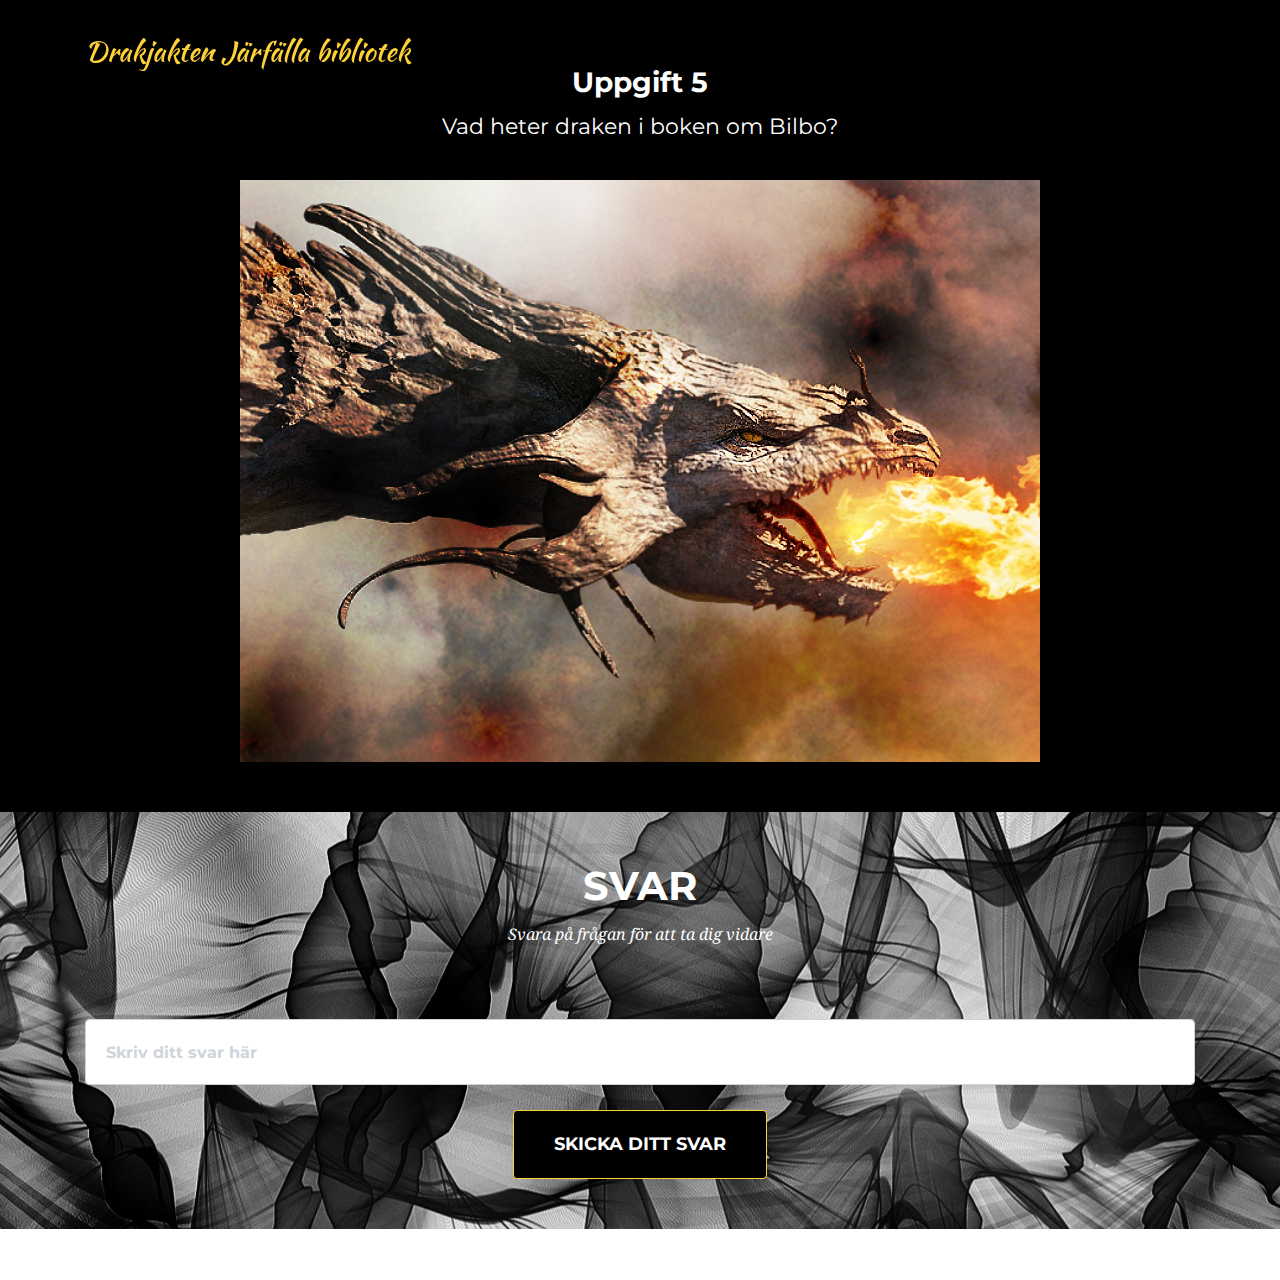
<file: 5.html>
<!--
SKAPA EN EGEN MALLSIDA FÖR UPPDRAG
==========================================================
Nu blir det lite repetition. Den sida hu hintills arbetet med 
introducerade jakten och hade därför lite speciellt innehåll.

Målet med den sida du arbetar med just nu är att skapa en
mall som du sedan kan kopiera till så många uppdrag du behöver.
Du behöver sedan ändra ett saker på varje sida.

1. Beskrivningen av uppdraget.
2. Uppgiftens nummer
3. Vad det rätta svaret är
4. Vilken sida som skall laddas om man svarar rätt.
-->

<!DOCTYPE html>
<html lang="sv">
  <head>
    <meta http-equiv="Content-Type" content="text/html; charset=UTF-8">
    <meta name="viewport" content="width=device-width, initial-scale=1, shrink-to-fit=no">
    <meta name="description" content="">
    <meta name="author" content="">

  <!--
  # Genom att ändra denna informationen nedan kan du ge jakten ett eget namn
  # EX: <title>Ett helt eget namn</title>
  # Informationen visas inte någonstans på webbsidan utan ändrar det namn som 
  # webbsidans flik/tabb har då du du surfar till sidan.
  # 
  -->
    <title></title>

  <!--Filer som berättar hur sidan skall se ut laddas in. Här behöver vi inte ändra något-->
  
    <link href="vendor/bootstrap/css/bootstrap.min.css" rel="stylesheet">
    <link href="vendor/fontawesome-free/css/all.min.css" rel="stylesheet" type="text/css">
    <link href="https://fonts.googleapis.com/css?family=Montserrat:400,700" rel="stylesheet" type="text/css">
    <link href='https://fonts.googleapis.com/css?family=Kaushan+Script' rel='stylesheet' type='text/css'>
    <link href='https://fonts.googleapis.com/css?family=Droid+Serif:400,700,400italic,700italic' rel='stylesheet' type='text/css'>
    <link href='https://fonts.googleapis.com/css?family=Roboto+Slab:400,100,300,700' rel='stylesheet' type='text/css'>
    <link href="css/agency.min.css" rel="stylesheet">
    <link href="css/style.css" rel="stylesheet">
  </head>


  <body id="page-top">
  <!-- Denna del av koden berättar vad menyn skall innehålla -->
    <nav class="navbar navbar-expand-lg navbar-dark fixed-top" id="mainNav">
      <div class="container">
        <a class="navbar-brand js-scroll-trigger" href="#page-top">Drakjakten Järfälla bibliotek</a>

        <button class="navbar-toggler navbar-toggler-right" type="button" data-toggle="collapse" data-target="#navbarResponsive" aria-controls="navbarResponsive" aria-expanded="false" aria-label="Toggle navigation">
          Menu
          <i class="fas fa-bars"></i>
        </button>
        <div class="collapse navbar-collapse" id="navbarResponsive">
          <ul class="navbar-nav text-uppercase ml-auto">
            <li class="nav-item">
              <a class="nav-link js-scroll-trigger" href="http://www.itbib.se/teknikjakten/om.html">
      </a>
            </li> 
            <li class="nav-item">
              <a class="nav-link js-scroll-trigger" href="http://www.itbib.se/teknikjakten/om.html"></a>
            </li> 

          </ul>
        </div>
      </div>
    </nav>

    <!--SLUT PÅ DELEN SOM BESKRIVER MENYN LÄNGST UPP-->

    <!-- DELEN SOM BESKRIVER FÖRSTA UPPDRAGET STARTAR -->
    <section id="services">
      <div class="container">
        <div class="row">
          <div class="col-lg-12 text-center">
            <!--Sidans största rubrik-->
            <h2 class="section-heading text-uppercase"></h2>

            <!--Bakgrunds information-->
            <h3></h3>

            <!--Eventuellt återkoppling gällande det tidigare uppdraget-->
            <p> 
            
            </p>

            <!--Uppgiftens nummer-->
            <h3>Uppgift 5</h3>
            <!--Vilket är uppdraget?-->
            <p>
            Vad heter draken i boken om Bilbo?

            <!--Ibland kanske du vill lägga till en bild i beskrivningen.
            I så fall läger du in bilden i katalogen img.
            Du lägger sedan in följande kod för att berätta att en bild skall visas.
            Men ersätter bildensnamn med det namn din bild och det filformat din bild har.

            EX:
            <img src="./img/bildensnamn.filformat">
            T.ex: <img src="./img/coolbild.jpeg">
            -->
            </p>
            <img src="./img/bilboliten.png" alt="drake sprutar eld">
          </div>
        </div>
      </div>
    </section>

 
<!-- DELEN DÄR MAN MATAR IN SITT SVAR STARTAR -->
    <section id="contact">
      <div class="container">
        <div class="row">
          <div class="col-lg-12 text-center">
            <h2 class="section-heading text-uppercase">Svar</h2>
            <h3 class="section-subheading question-text">Svara på frågan för att ta dig vidare</h3>
          </div>
        </div>
        <div class="row">
          <div class="col-lg-12">

      <!--VILKEN SIDA SKALL LADDAS OM MAN SKRIVIT IN RÄTT SVAR
      Du behöver här berätta vilken sida som skall laddas om man löser uppdraget.
      Just nu är det sidan som heter 2.html som skall laddas.
      Om vi istället skulle arbeta med uppdrag 2 just så och ändra i filen 2.html skulle vi då alltså
      istället låta det stå 3.html eftersom det då är den sidan som borde laddas.
      Om detta är sista uppdraget i din jakt skriver du in klar.html

      Vi kan fortsätta på detta viset och lägga till nya sidor tills dess att vi skapat
      så många uppdrag vi vill.
      -->
            <form id="contactForm" name="sentMessage" novalidate="novalidate" 
            action="./6.html" 
            onsubmit="return validateForm()" autocomplete="off">
              <div class="row">
                <div class="col-md-12">
                  <div class="form-group">
                    <input class="form-control" id="answer" type="text" placeholder="Skriv ditt svar här" required="required" data-validation-required-message="Rutan får inte vara tom">
                    <p class="help-block text-danger"></p>
                  </div>
                  
                <div class="col-lg-12 text-center">
                  <div id="success"></div>
                  <button id="sendMessageButton" class="btn btn-primary btn-xl text-uppercase" type="submit">Skicka ditt svar</button>
                </div>
              </div>
            
          </div></form>
        </div>
      </div>
    </div></section>

    <!-- DENNA DEL BESKRIVER INFORMATIONEN SOM VISAS LÄNGST NER PÅ SIDAN -->
    <footer>
      <div class="container">
        <div class="row">
          <div class="col-md-12">
            <span class="copyright">
              <a href="http://www.umea.se/umeakommun/kulturochfritid/bibliotek.4.4ad27aa912e4d856fb180001056.html" style="font-weight: bold">
                  
              </a>
            </span>
          </div>
          
        </div>
      </div>
    </footer>

    <!-- Filer som denna mall använder läses in -->
    <script src="vendor/jquery/jquery.min.js"></script>
    <script src="vendor/bootstrap/js/bootstrap.bundle.min.js"></script>
    <script src="vendor/jquery-easing/jquery.easing.min.js"></script>
    <script src="js/agency.min.js"></script>
    <script src="js/agency.min.js"></script>

    <!--I DENNA DEL BERÄTTAR DU VAD SOM ÄR RÄTT SVAR-->
    <script>
    function validateForm() {

      //Det använder skriver i rutan hämtas in och sparas i en variabel som heter answer.
      var answer = document.forms["contactForm"]["answer"].value.toLowerCase();
      
      /*Genom att ändra det som står mellan dessa tecken "" kan du välja vad som är rätt svar 
      Viktigt! Skriv svaret med små bokstäver.

      EX: if (answer == "mittsvar")

      Om man nu skriver in mittsvar i rutan kommer man vidare.
      
      Finns det fler än ett rätt svar? 

      Genom att lägga till följande tecken || (markera texten och kopiera 
      eller tryck alt-gr samtidigt som du trycker på tangenten till höger om shift)
      så kan du lägga till fler alternativ som är rätt.

      EX: Med två räta svar

       if (answer == "svar1" || answer == "svar2" )
      
      EX: Med tre rätta svar

      if (answer == "svar1" || answer == "svar2" answer == "svar3" )

      */

      if (answer == "smaug") {
          return true;
      }else{
        document.getElementById("answer").value ="";
        document.getElementById("answer").setAttribute("placeholder","Det var tyvärr fel svar, försök igen!");
        return false;
      }
    }
  </script>

  <!--GRATTIS Du har nu gjort uppdrag nummer två!
  Du har nu skapat en mall för en uppdragssida att utgå från.
  Vill du t.ex. skapa en teknikjakt med kan du kopiera 
  dokument och döpa kopian till 3.html. Du kan sedan upprepa samma tillvägagångssätt
  fler gånger och du vill skapa en jakt med fler uppdrag.

  3.html

  Du går sedan igenom dessa kopior på samma vis som detta dokument.


  Så avslutar du jakten.

  Du avslutar jakten genom att säga att man skall hamna på sidan
  klar.html om man skriver in rätt svar.

  EX: 
            action="./klar.html" 

  Du hittar fler instruktioner här ovan under delen som heter
  VILKEN SIDA SKALL LADDAS OM SKRIVIT IN RÄTT SVAR
  -->
</body>
</html>
</file>
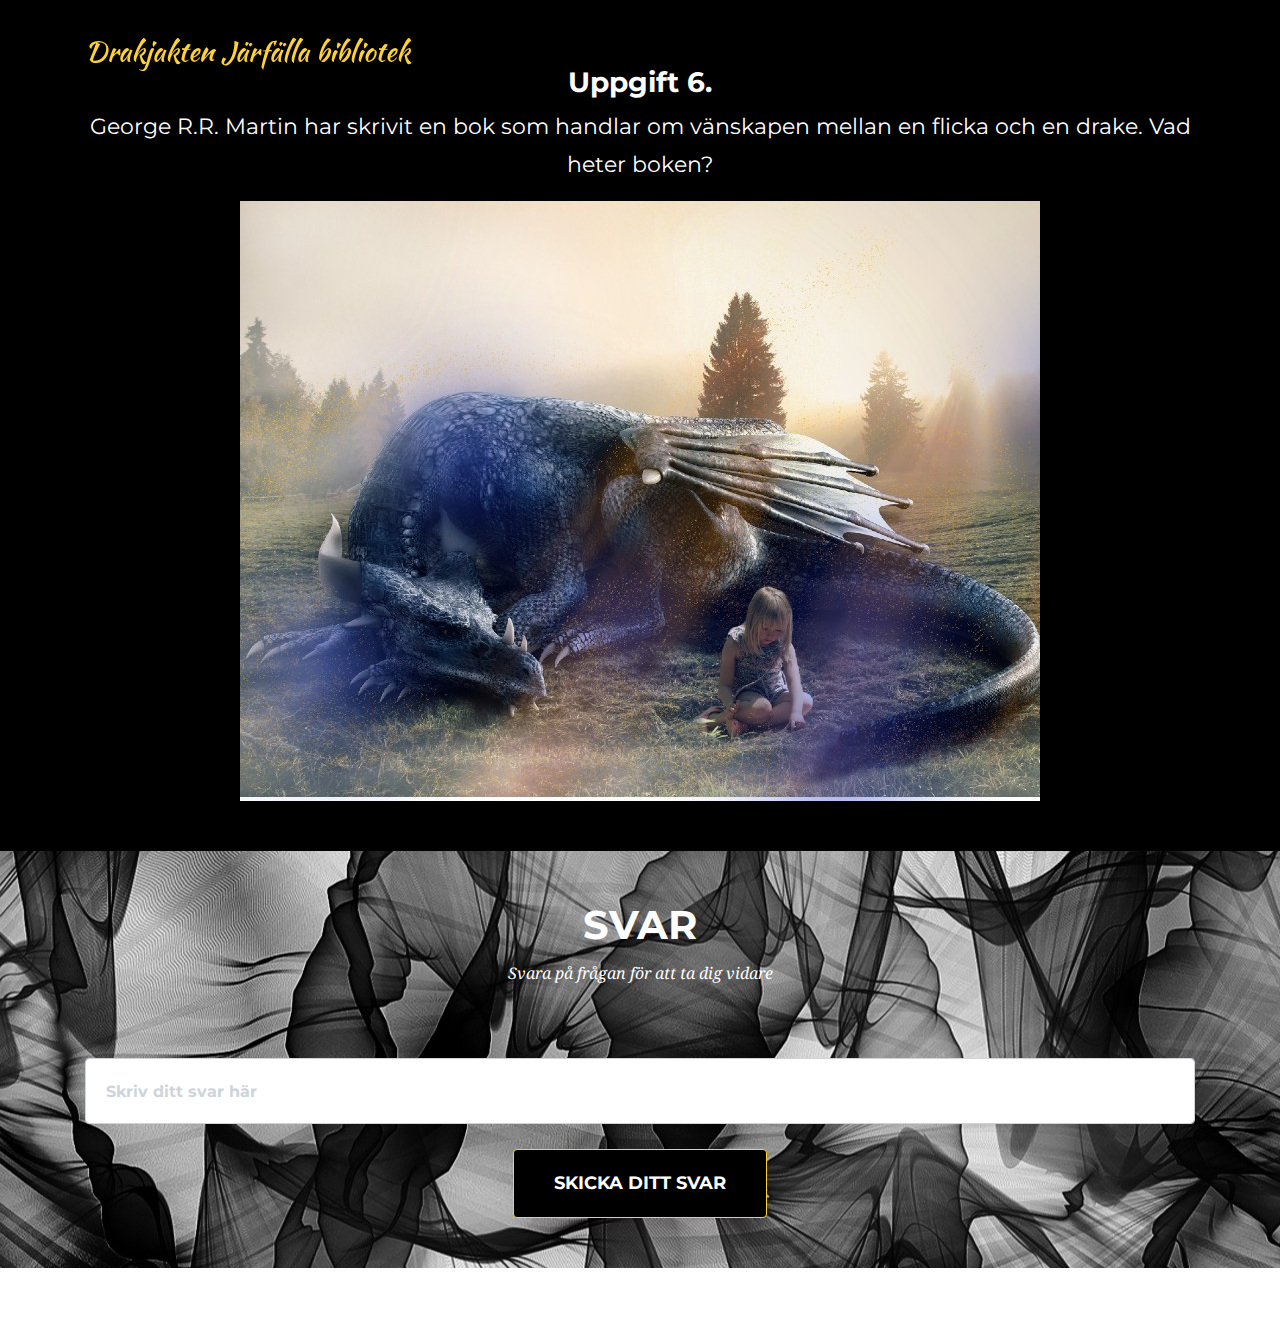
<file: 6.html>
<!--
SKAPA EN EGEN MALLSIDA FÖR UPPDRAG
==========================================================
Nu blir det lite repetition. Den sida hu hintills arbetet med 
introducerade jakten och hade därför lite speciellt innehåll.

Målet med den sida du arbetar med just nu är att skapa en
mall som du sedan kan kopiera till så många uppdrag du behöver.
Du behöver sedan ändra ett saker på varje sida.

1. Beskrivningen av uppdraget.
2. Uppgiftens nummer
3. Vad det rätta svaret är
4. Vilken sida som skall laddas om man svarar rätt.
-->

<!DOCTYPE html>
<html lang="sv">
  <head>
    <meta http-equiv="Content-Type" content="text/html; charset=UTF-8">
    <meta name="viewport" content="width=device-width, initial-scale=1, shrink-to-fit=no">
    <meta name="description" content="">
    <meta name="author" content="">

  <!--
  # Genom att ändra denna informationen nedan kan du ge jakten ett eget namn
  # EX: <title>Ett helt eget namn</title>
  # Informationen visas inte någonstans på webbsidan utan ändrar det namn som 
  # webbsidans flik/tabb har då du du surfar till sidan.
  # 
  -->
    <title></title>

  <!--Filer som berättar hur sidan skall se ut laddas in. Här behöver vi inte ändra något-->
  
    <link href="vendor/bootstrap/css/bootstrap.min.css" rel="stylesheet">
    <link href="vendor/fontawesome-free/css/all.min.css" rel="stylesheet" type="text/css">
    <link href="https://fonts.googleapis.com/css?family=Montserrat:400,700" rel="stylesheet" type="text/css">
    <link href='https://fonts.googleapis.com/css?family=Kaushan+Script' rel='stylesheet' type='text/css'>
    <link href='https://fonts.googleapis.com/css?family=Droid+Serif:400,700,400italic,700italic' rel='stylesheet' type='text/css'>
    <link href='https://fonts.googleapis.com/css?family=Roboto+Slab:400,100,300,700' rel='stylesheet' type='text/css'>
    <link href="css/agency.min.css" rel="stylesheet">
    <link href="css/style.css" rel="stylesheet">
  </head>


  <body id="page-top">
  <!-- Denna del av koden berättar vad menyn skall innehålla -->
    <nav class="navbar navbar-expand-lg navbar-dark fixed-top" id="mainNav">
      <div class="container">
        <a class="navbar-brand js-scroll-trigger" href="#page-top">Drakjakten Järfälla bibliotek</a>

        <button class="navbar-toggler navbar-toggler-right" type="button" data-toggle="collapse" data-target="#navbarResponsive" aria-controls="navbarResponsive" aria-expanded="false" aria-label="Toggle navigation">
          Menu
          <i class="fas fa-bars"></i>
        </button>
        <div class="collapse navbar-collapse" id="navbarResponsive">
          <ul class="navbar-nav text-uppercase ml-auto">
            <li class="nav-item">
              <a class="nav-link js-scroll-trigger" href="http://www.itbib.se/teknikjakten/om.html">
      </a>
            </li> 
            <li class="nav-item">
              <a class="nav-link js-scroll-trigger" href="http://www.itbib.se/teknikjakten/om.html"></a>
            </li> 

          </ul>
        </div>
      </div>
    </nav>

    <!--SLUT PÅ DELEN SOM BESKRIVER MENYN LÄNGST UPP-->

    <!-- DELEN SOM BESKRIVER FÖRSTA UPPDRAGET STARTAR -->
    <section id="services">
      <div class="container">
        <div class="row">
          <div class="col-lg-12 text-center">
            <!--Sidans största rubrik-->
            <h2 class="section-heading text-uppercase"></h2>

            <!--Bakgrunds information-->
            <h3></h3>

            <!--Eventuellt återkoppling gällande det tidigare uppdraget-->
            <p> 
            
            </p>

            <!--Uppgiftens nummer-->
            <h3>Uppgift 6.</h3>
            <!--Vilket är uppdraget?-->
            <p>
            George R.R. Martin har skrivit en bok som handlar om vänskapen mellan en flicka och en drake. Vad heter boken?

            <!--Ibland kanske du vill lägga till en bild i beskrivningen.
            I så fall läger du in bilden i katalogen img.
            Du lägger sedan in följande kod för att berätta att en bild skall visas.
            Men ersätter bildensnamn med det namn din bild och det filformat din bild har.

            EX:
            <img src="./img/bildensnamn.filformat">
            T.ex: <img src="./img/coolbild.jpeg">
            -->
            </p>
            <img src="./img/isdraken.jpg" alt="blå drake och en liten flicka">
          </div>
        </div>
      </div>
    </section>

 
<!-- DELEN DÄR MAN MATAR IN SITT SVAR STARTAR -->
    <section id="contact">
      <div class="container">
        <div class="row">
          <div class="col-lg-12 text-center">
            <h2 class="section-heading text-uppercase">Svar</h2>
            <h3 class="section-subheading question-text">Svara på frågan för att ta dig vidare</h3>
          </div>
        </div>
        <div class="row">
          <div class="col-lg-12">

      <!--VILKEN SIDA SKALL LADDAS OM MAN SKRIVIT IN RÄTT SVAR
      Du behöver här berätta vilken sida som skall laddas om man löser uppdraget.
      Just nu är det sidan som heter 2.html som skall laddas.
      Om vi istället skulle arbeta med uppdrag 2 just så och ändra i filen 2.html skulle vi då alltså
      istället låta det stå 3.html eftersom det då är den sidan som borde laddas.
      Om detta är sista uppdraget i din jakt skriver du in klar.html

      Vi kan fortsätta på detta viset och lägga till nya sidor tills dess att vi skapat
      så många uppdrag vi vill.
      -->
            <form id="contactForm" name="sentMessage" novalidate="novalidate" 
            action="./7.html" 
            onsubmit="return validateForm()" autocomplete="off">
              <div class="row">
                <div class="col-md-12">
                  <div class="form-group">
                    <input class="form-control" id="answer" type="text" placeholder="Skriv ditt svar här" required="required" data-validation-required-message="Rutan får inte vara tom">
                    <p class="help-block text-danger"></p>
                  </div>
                  
                <div class="col-lg-12 text-center">
                  <div id="success"></div>
                  <button id="sendMessageButton" class="btn btn-primary btn-xl text-uppercase" type="submit">Skicka ditt svar</button>
                </div>
              </div>
            
          </div></form>
        </div>
      </div>
    </div></section>

    <!-- DENNA DEL BESKRIVER INFORMATIONEN SOM VISAS LÄNGST NER PÅ SIDAN -->
    <footer>
      <div class="container">
        <div class="row">
          <div class="col-md-12">
            <span class="copyright">
              <a href="http://www.umea.se/umeakommun/kulturochfritid/bibliotek.4.4ad27aa912e4d856fb180001056.html" style="font-weight: bold">
                  
              </a>
            </span>
          </div>
          
        </div>
      </div>
    </footer>

    <!-- Filer som denna mall använder läses in -->
    <script src="vendor/jquery/jquery.min.js"></script>
    <script src="vendor/bootstrap/js/bootstrap.bundle.min.js"></script>
    <script src="vendor/jquery-easing/jquery.easing.min.js"></script>
    <script src="js/agency.min.js"></script>
    <script src="js/agency.min.js"></script>

    <!--I DENNA DEL BERÄTTAR DU VAD SOM ÄR RÄTT SVAR-->
    <script>
    function validateForm() {

      //Det använder skriver i rutan hämtas in och sparas i en variabel som heter answer.
      var answer = document.forms["contactForm"]["answer"].value.toLowerCase();
      
      /*Genom att ändra det som står mellan dessa tecken "" kan du välja vad som är rätt svar 
      Viktigt! Skriv svaret med små bokstäver.

      EX: if (answer == "mittsvar")

      Om man nu skriver in mittsvar i rutan kommer man vidare.
      
      Finns det fler än ett rätt svar? 

      Genom att lägga till följande tecken || (markera texten och kopiera 
      eller tryck alt-gr samtidigt som du trycker på tangenten till höger om shift)
      så kan du lägga till fler alternativ som är rätt.

      EX: Med två räta svar

       if (answer == "svar1" || answer == "svar2" )
      
      EX: Med tre rätta svar

      if (answer == "svar1" || answer == "svar2" answer == "svar3" )

      */

      if (answer == "isdraken") {
          return true;
      }else{
        document.getElementById("answer").value ="";
        document.getElementById("answer").setAttribute("placeholder","Det var tyvärr fel svar, försök igen!");
        return false;
      }
    }
  </script>

  <!--GRATTIS Du har nu gjort uppdrag nummer två!
  Du har nu skapat en mall för en uppdragssida att utgå från.
  Vill du t.ex. skapa en teknikjakt med kan du kopiera 
  dokument och döpa kopian till 3.html. Du kan sedan upprepa samma tillvägagångssätt
  fler gånger och du vill skapa en jakt med fler uppdrag.

  3.html

  Du går sedan igenom dessa kopior på samma vis som detta dokument.


  Så avslutar du jakten.

  Du avslutar jakten genom att säga att man skall hamna på sidan
  klar.html om man skriver in rätt svar.

  EX: 
            action="./klar.html" 

  Du hittar fler instruktioner här ovan under delen som heter
  VILKEN SIDA SKALL LADDAS OM SKRIVIT IN RÄTT SVAR
  -->
</body>
</html>
</file>
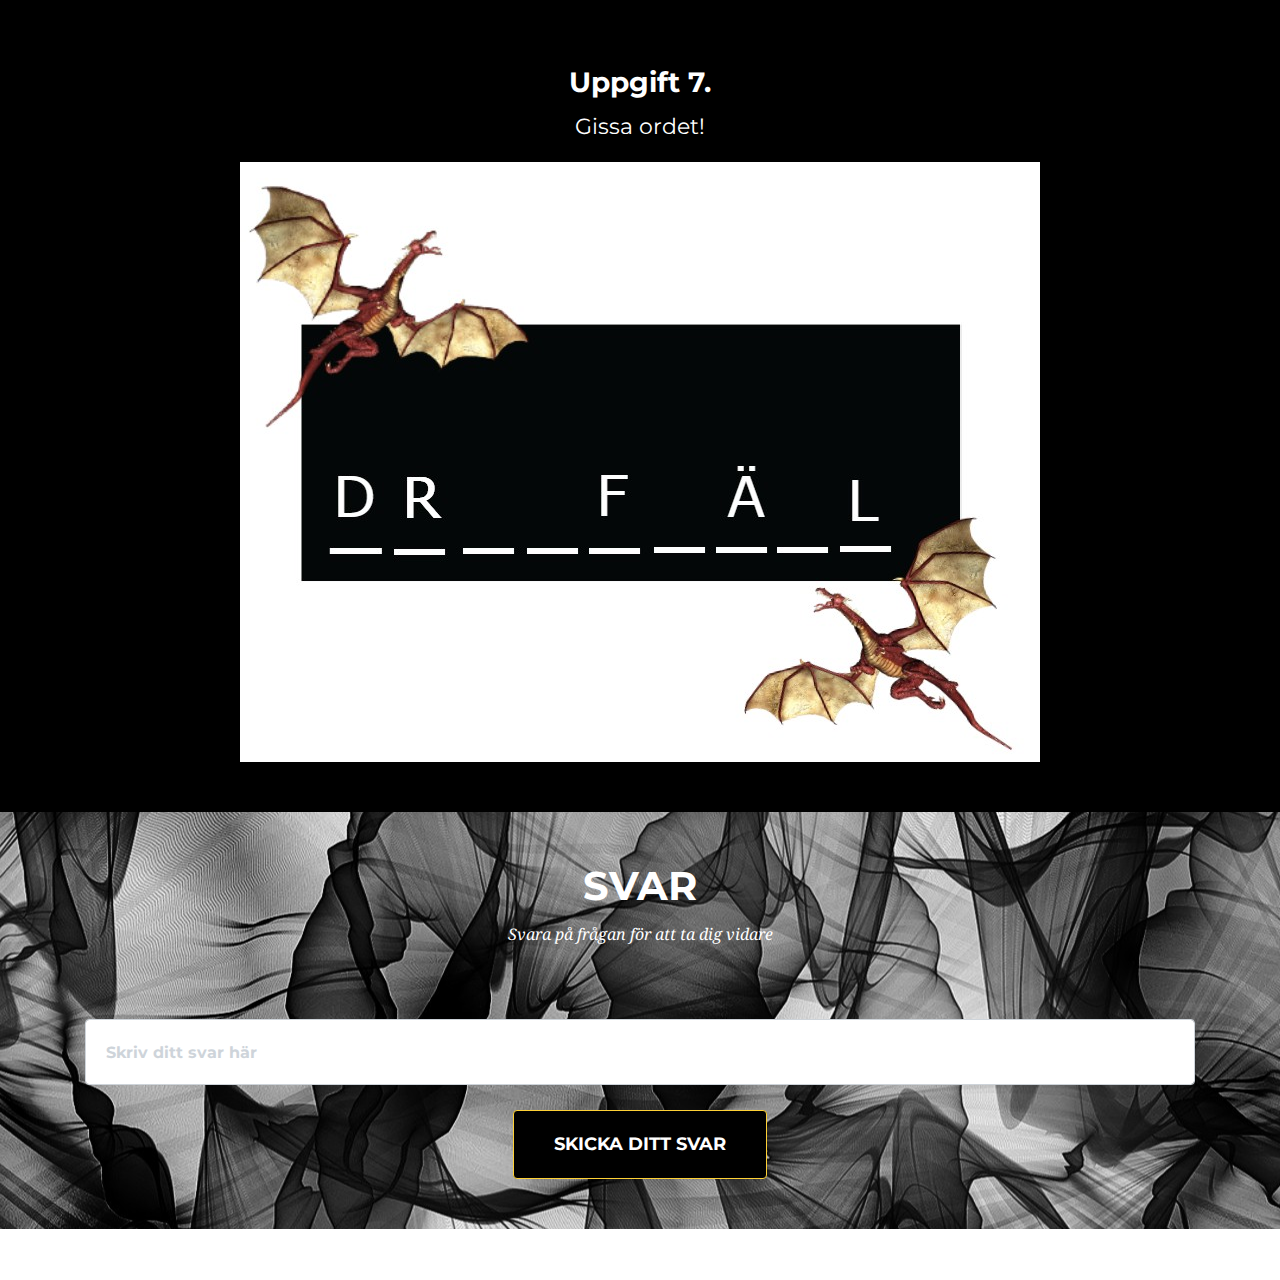
<file: 7.html>
<!--
SKAPA EN EGEN MALLSIDA FÖR UPPDRAG
==========================================================
Nu blir det lite repetition. Den sida hu hintills arbetet med 
introducerade jakten och hade därför lite speciellt innehåll.

Målet med den sida du arbetar med just nu är att skapa en
mall som du sedan kan kopiera till så många uppdrag du behöver.
Du behöver sedan ändra ett saker på varje sida.

1. Beskrivningen av uppdraget.
2. Uppgiftens nummer
3. Vad det rätta svaret är
4. Vilken sida som skall laddas om man svarar rätt.
-->

<!DOCTYPE html>
<html lang="sv">
  <head>
    <meta http-equiv="Content-Type" content="text/html; charset=UTF-8">
    <meta name="viewport" content="width=device-width, initial-scale=1, shrink-to-fit=no">
    <meta name="description" content="">
    <meta name="author" content="">

  <!--
  # Genom att ändra denna informationen nedan kan du ge jakten ett eget namn
  # EX: <title>Ett helt eget namn</title>
  # Informationen visas inte någonstans på webbsidan utan ändrar det namn som 
  # webbsidans flik/tabb har då du du surfar till sidan.
  # 
  -->
    <title></title>

  <!--Filer som berättar hur sidan skall se ut laddas in. Här behöver vi inte ändra något-->
  
    <link href="vendor/bootstrap/css/bootstrap.min.css" rel="stylesheet">
    <link href="vendor/fontawesome-free/css/all.min.css" rel="stylesheet" type="text/css">
    <link href="https://fonts.googleapis.com/css?family=Montserrat:400,700" rel="stylesheet" type="text/css">
    <link href='https://fonts.googleapis.com/css?family=Kaushan+Script' rel='stylesheet' type='text/css'>
    <link href='https://fonts.googleapis.com/css?family=Droid+Serif:400,700,400italic,700italic' rel='stylesheet' type='text/css'>
    <link href='https://fonts.googleapis.com/css?family=Roboto+Slab:400,100,300,700' rel='stylesheet' type='text/css'>
    <link href="css/agency.min.css" rel="stylesheet">
    <link href="css/style.css" rel="stylesheet">
  </head>


  <body id="page-top">
  <!-- Denna del av koden berättar vad menyn skall innehålla -->
    <nav class="navbar navbar-expand-lg navbar-dark fixed-top" id="mainNav">
      <div class="container">
        <a class="navbar-brand js-scroll-trigger" href="#page-top"></a>

        <button class="navbar-toggler navbar-toggler-right" type="button" data-toggle="collapse" data-target="#navbarResponsive" aria-controls="navbarResponsive" aria-expanded="false" aria-label="Toggle navigation">
          Menu
          <i class="fas fa-bars"></i>
        </button>
        <div class="collapse navbar-collapse" id="navbarResponsive">
          <ul class="navbar-nav text-uppercase ml-auto">
            <li class="nav-item">
              <a class="nav-link js-scroll-trigger" href="http://www.itbib.se/teknikjakten/om.html">
      </a>
            </li> 
            <li class="nav-item">
              <a class="nav-link js-scroll-trigger" href="http://www.itbib.se/teknikjakten/om.html"></a>
            </li> 

          </ul>
        </div>
      </div>
    </nav>

    <!--SLUT PÅ DELEN SOM BESKRIVER MENYN LÄNGST UPP-->

    <!-- DELEN SOM BESKRIVER FÖRSTA UPPDRAGET STARTAR -->
    <section id="services">
      <div class="container">
        <div class="row">
          <div class="col-lg-12 text-center">
            <!--Sidans största rubrik-->
            <h2 class="section-heading text-uppercase"></h2>

            <!--Bakgrunds information-->
            <h3></h3>

            <!--Eventuellt återkoppling gällande det tidigare uppdraget-->
            <p> 
            
            </p>

            <!--Uppgiftens nummer-->
            <h3>Uppgift 7.</h3>
            <!--Vilket är uppdraget?-->
            <p>
           Gissa ordet!

            <!--Ibland kanske du vill lägga till en bild i beskrivningen.
            I så fall läger du in bilden i katalogen img.
            Du lägger sedan in följande kod för att berätta att en bild skall visas.
            Men ersätter bildensnamn med det namn din bild och det filformat din bild har.

            EX:
            <img src="./img/bildensnamn.filformat">
            T.ex: <img src="./img/coolbild.jpeg">
            -->
            </p>
            <img src="./img/ordet.jpg" alt="bokstäver">
          </div>
        </div>
      </div>
    </section>

 
<!-- DELEN DÄR MAN MATAR IN SITT SVAR STARTAR -->
    <section id="contact">
      <div class="container">
        <div class="row">
          <div class="col-lg-12 text-center">
            <h2 class="section-heading text-uppercase">Svar</h2>
            <h3 class="section-subheading question-text">Svara på frågan för att ta dig vidare</h3>
          </div>
        </div>
        <div class="row">
          <div class="col-lg-12">

      <!--VILKEN SIDA SKALL LADDAS OM MAN SKRIVIT IN RÄTT SVAR
      Du behöver här berätta vilken sida som skall laddas om man löser uppdraget.
      Just nu är det sidan som heter 2.html som skall laddas.
      Om vi istället skulle arbeta med uppdrag 2 just så och ändra i filen 2.html skulle vi då alltså
      istället låta det stå 3.html eftersom det då är den sidan som borde laddas.
      Om detta är sista uppdraget i din jakt skriver du in klar.html

      Vi kan fortsätta på detta viset och lägga till nya sidor tills dess att vi skapat
      så många uppdrag vi vill.
      -->
            <form id="contactForm" name="sentMessage" novalidate="novalidate" 
            action="./8.html" 
            onsubmit="return validateForm()" autocomplete="off">
              <div class="row">
                <div class="col-md-12">
                  <div class="form-group">
                    <input class="form-control" id="answer" type="text" placeholder="Skriv ditt svar här" required="required" data-validation-required-message="Rutan får inte vara tom">
                    <p class="help-block text-danger"></p>
                  </div>
                  
                <div class="col-lg-12 text-center">
                  <div id="success"></div>
                  <button id="sendMessageButton" class="btn btn-primary btn-xl text-uppercase" type="submit">Skicka ditt svar</button>
                </div>
              </div>
            
          </div></form>
        </div>
      </div>
    </div></section>

    <!-- DENNA DEL BESKRIVER INFORMATIONEN SOM VISAS LÄNGST NER PÅ SIDAN -->
    <footer>
      <div class="container">
        <div class="row">
          <div class="col-md-12">
            <span class="copyright">
              <a href="http://www.umea.se/umeakommun/kulturochfritid/bibliotek.4.4ad27aa912e4d856fb180001056.html" style="font-weight: bold">
                  
              </a>
            </span>
          </div>
          
        </div>
      </div>
    </footer>

    <!-- Filer som denna mall använder läses in -->
    <script src="vendor/jquery/jquery.min.js"></script>
    <script src="vendor/bootstrap/js/bootstrap.bundle.min.js"></script>
    <script src="vendor/jquery-easing/jquery.easing.min.js"></script>
    <script src="js/agency.min.js"></script>
    <script src="js/agency.min.js"></script>

    <!--I DENNA DEL BERÄTTAR DU VAD SOM ÄR RÄTT SVAR-->
    <script>
    function validateForm() {

      //Det använder skriver i rutan hämtas in och sparas i en variabel som heter answer.
      var answer = document.forms["contactForm"]["answer"].value.toLowerCase();
      
      /*Genom att ändra det som står mellan dessa tecken "" kan du välja vad som är rätt svar 
      Viktigt! Skriv svaret med små bokstäver.

      EX: if (answer == "mittsvar")

      Om man nu skriver in mittsvar i rutan kommer man vidare.
      
      Finns det fler än ett rätt svar? 

      Genom att lägga till följande tecken || (markera texten och kopiera 
      eller tryck alt-gr samtidigt som du trycker på tangenten till höger om shift)
      så kan du lägga till fler alternativ som är rätt.

      EX: Med två räta svar

       if (answer == "svar1" || answer == "svar2" )
      
      EX: Med tre rätta svar

      if (answer == "svar1" || answer == "svar2" answer == "svar3" )

      */

      if (answer == "drakfjäll") {
          return true;
      }else{
        document.getElementById("answer").value ="";
        document.getElementById("answer").setAttribute("placeholder","Det var tyvärr fel svar, försök igen!");
        return false;
      }
    }
  </script>

  <!--GRATTIS Du har nu gjort uppdrag nummer två!
  Du har nu skapat en mall för en uppdragssida att utgå från.
  Vill du t.ex. skapa en teknikjakt med kan du kopiera 
  dokument och döpa kopian till 3.html. Du kan sedan upprepa samma tillvägagångssätt
  fler gånger och du vill skapa en jakt med fler uppdrag.

  3.html

  Du går sedan igenom dessa kopior på samma vis som detta dokument.


  Så avslutar du jakten.

  Du avslutar jakten genom att säga att man skall hamna på sidan
  klar.html om man skriver in rätt svar.

  EX: 
            action="./klar.html" 

  Du hittar fler instruktioner här ovan under delen som heter
  VILKEN SIDA SKALL LADDAS OM SKRIVIT IN RÄTT SVAR
  -->
</body>
</html>
</file>
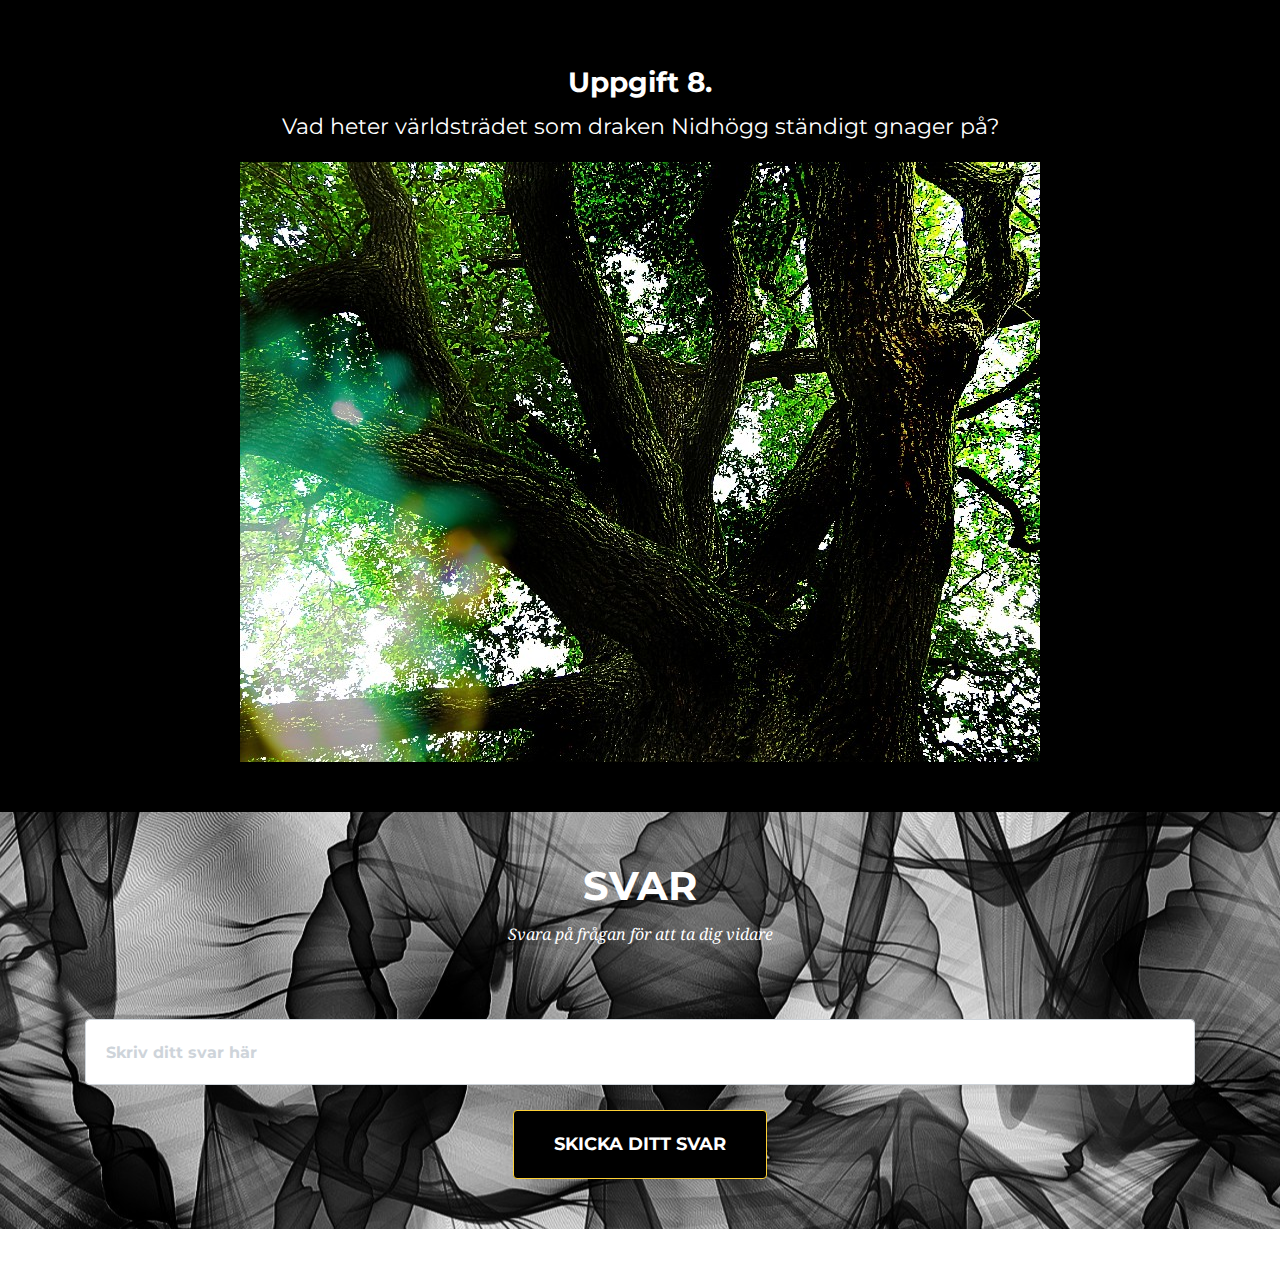
<file: 8.html>
<!--
SKAPA EN EGEN MALLSIDA FÖR UPPDRAG
==========================================================
Nu blir det lite repetition. Den sida hu hintills arbetet med 
introducerade jakten och hade därför lite speciellt innehåll.

Målet med den sida du arbetar med just nu är att skapa en
mall som du sedan kan kopiera till så många uppdrag du behöver.
Du behöver sedan ändra ett saker på varje sida.

1. Beskrivningen av uppdraget.
2. Uppgiftens nummer
3. Vad det rätta svaret är
4. Vilken sida som skall laddas om man svarar rätt.
-->

<!DOCTYPE html>
<html lang="sv">
  <head>
    <meta http-equiv="Content-Type" content="text/html; charset=UTF-8">
    <meta name="viewport" content="width=device-width, initial-scale=1, shrink-to-fit=no">
    <meta name="description" content="">
    <meta name="author" content="">

  <!--
  # Genom att ändra denna informationen nedan kan du ge jakten ett eget namn
  # EX: <title>Ett helt eget namn</title>
  # Informationen visas inte någonstans på webbsidan utan ändrar det namn som 
  # webbsidans flik/tabb har då du du surfar till sidan.
  # 
  -->
    <title></title>

  <!--Filer som berättar hur sidan skall se ut laddas in. Här behöver vi inte ändra något-->
  
    <link href="vendor/bootstrap/css/bootstrap.min.css" rel="stylesheet">
    <link href="vendor/fontawesome-free/css/all.min.css" rel="stylesheet" type="text/css">
    <link href="https://fonts.googleapis.com/css?family=Montserrat:400,700" rel="stylesheet" type="text/css">
    <link href='https://fonts.googleapis.com/css?family=Kaushan+Script' rel='stylesheet' type='text/css'>
    <link href='https://fonts.googleapis.com/css?family=Droid+Serif:400,700,400italic,700italic' rel='stylesheet' type='text/css'>
    <link href='https://fonts.googleapis.com/css?family=Roboto+Slab:400,100,300,700' rel='stylesheet' type='text/css'>
    <link href="css/agency.min.css" rel="stylesheet">
    <link href="css/style.css" rel="stylesheet">
  </head>


  <body id="page-top">
  <!-- Denna del av koden berättar vad menyn skall innehålla -->
    <nav class="navbar navbar-expand-lg navbar-dark fixed-top" id="mainNav">
      <div class="container">
        <a class="navbar-brand js-scroll-trigger" href="#page-top"></a>

        <button class="navbar-toggler navbar-toggler-right" type="button" data-toggle="collapse" data-target="#navbarResponsive" aria-controls="navbarResponsive" aria-expanded="false" aria-label="Toggle navigation">
          Menu
          <i class="fas fa-bars"></i>
        </button>
        <div class="collapse navbar-collapse" id="navbarResponsive">
          <ul class="navbar-nav text-uppercase ml-auto">
            <li class="nav-item">
              <a class="nav-link js-scroll-trigger" href="http://www.itbib.se/teknikjakten/om.html">
      </a>
            </li> 
            <li class="nav-item">
              <a class="nav-link js-scroll-trigger" href="http://www.itbib.se/teknikjakten/om.html"></a>
            </li> 

          </ul>
        </div>
      </div>
    </nav>

    <!--SLUT PÅ DELEN SOM BESKRIVER MENYN LÄNGST UPP-->

    <!-- DELEN SOM BESKRIVER FÖRSTA UPPDRAGET STARTAR -->
    <section id="services">
      <div class="container">
        <div class="row">
          <div class="col-lg-12 text-center">
            <!--Sidans största rubrik-->
            <h2 class="section-heading text-uppercase"></h2>

            <!--Bakgrunds information-->
            <h3></h3>

            <!--Eventuellt återkoppling gällande det tidigare uppdraget-->
            <p> 
            
            </p>

            <!--Uppgiftens nummer-->
            <h3>Uppgift 8.</h3>
            <!--Vilket är uppdraget?-->
            <p>
            Vad heter världsträdet som draken Nidhögg ständigt gnager på?

            <!--Ibland kanske du vill lägga till en bild i beskrivningen.
            I så fall läger du in bilden i katalogen img.
            Du lägger sedan in följande kod för att berätta att en bild skall visas.
            Men ersätter bildensnamn med det namn din bild och det filformat din bild har.

            EX:
            <img src="./img/bildensnamn.filformat">
            T.ex: <img src="./img/coolbild.jpeg">
            -->
            </p>
            <img src="./img/yggdrasillitenljus.jpg" alt="stort träd med tjocka grenar">
          </div>
        </div>
      </div>
    </section>

 
<!-- DELEN DÄR MAN MATAR IN SITT SVAR STARTAR -->
    <section id="contact">
      <div class="container">
        <div class="row">
          <div class="col-lg-12 text-center">
            <h2 class="section-heading text-uppercase">Svar</h2>
            <h3 class="section-subheading question-text">Svara på frågan för att ta dig vidare</h3>
          </div>
        </div>
        <div class="row">
          <div class="col-lg-12">

      <!--VILKEN SIDA SKALL LADDAS OM MAN SKRIVIT IN RÄTT SVAR
      Du behöver här berätta vilken sida som skall laddas om man löser uppdraget.
      Just nu är det sidan som heter 2.html som skall laddas.
      Om vi istället skulle arbeta med uppdrag 2 just så och ändra i filen 2.html skulle vi då alltså
      istället låta det stå 3.html eftersom det då är den sidan som borde laddas.
      Om detta är sista uppdraget i din jakt skriver du in klar.html

      Vi kan fortsätta på detta viset och lägga till nya sidor tills dess att vi skapat
      så många uppdrag vi vill.
      -->
            <form id="contactForm" name="sentMessage" novalidate="novalidate" 
            action="./klar.html" 
            onsubmit="return validateForm()" autocomplete="off">
              <div class="row">
                <div class="col-md-12">
                  <div class="form-group">
                    <input class="form-control" id="answer" type="text" placeholder="Skriv ditt svar här" required="required" data-validation-required-message="Rutan får inte vara tom">
                    <p class="help-block text-danger"></p>
                  </div>
                  
                <div class="col-lg-12 text-center">
                  <div id="success"></div>
                  <button id="sendMessageButton" class="btn btn-primary btn-xl text-uppercase" type="submit">Skicka ditt svar</button>
                </div>
              </div>
            
          </div></form>
        </div>
      </div>
    </div></section>

    <!-- DENNA DEL BESKRIVER INFORMATIONEN SOM VISAS LÄNGST NER PÅ SIDAN -->
    <footer>
      <div class="container">
        <div class="row">
          <div class="col-md-12">
            <span class="copyright">
              <a href="http://www.umea.se/umeakommun/kulturochfritid/bibliotek.4.4ad27aa912e4d856fb180001056.html" style="font-weight: bold">
                  
              </a>
            </span>
          </div>
          
        </div>
      </div>
    </footer>

    <!-- Filer som denna mall använder läses in -->
    <script src="vendor/jquery/jquery.min.js"></script>
    <script src="vendor/bootstrap/js/bootstrap.bundle.min.js"></script>
    <script src="vendor/jquery-easing/jquery.easing.min.js"></script>
    <script src="js/agency.min.js"></script>
    <script src="js/agency.min.js"></script>

    <!--I DENNA DEL BERÄTTAR DU VAD SOM ÄR RÄTT SVAR-->
    <script>
    function validateForm() {

      //Det använder skriver i rutan hämtas in och sparas i en variabel som heter answer.
      var answer = document.forms["contactForm"]["answer"].value.toLowerCase();
      
      /*Genom att ändra det som står mellan dessa tecken "" kan du välja vad som är rätt svar 
      Viktigt! Skriv svaret med små bokstäver.

      EX: if (answer == "mittsvar")

      Om man nu skriver in mittsvar i rutan kommer man vidare.
      
      Finns det fler än ett rätt svar? 

      Genom att lägga till följande tecken || (markera texten och kopiera 
      eller tryck alt-gr samtidigt som du trycker på tangenten till höger om shift)
      så kan du lägga till fler alternativ som är rätt.

      EX: Med två räta svar

       if (answer == "svar1" || answer == "svar2" )
      
      EX: Med tre rätta svar

      if (answer == "svar1" || answer == "svar2" answer == "svar3" )

      */

      if (answer == "yggdrasil") {
          return true;
      }else{
        document.getElementById("answer").value ="";
        document.getElementById("answer").setAttribute("placeholder","Det var tyvärr fel svar, försök igen!");
        return false;
      }
    }
  </script>

  <!--GRATTIS Du har nu gjort uppdrag nummer två!
  Du har nu skapat en mall för en uppdragssida att utgå från.
  Vill du t.ex. skapa en teknikjakt med kan du kopiera 
  dokument och döpa kopian till 3.html. Du kan sedan upprepa samma tillvägagångssätt
  fler gånger och du vill skapa en jakt med fler uppdrag.

  3.html

  Du går sedan igenom dessa kopior på samma vis som detta dokument.


  Så avslutar du jakten.

  Du avslutar jakten genom att säga att man skall hamna på sidan
  klar.html om man skriver in rätt svar.

  EX: 
            action="./klar.html" 

  Du hittar fler instruktioner här ovan under delen som heter
  VILKEN SIDA SKALL LADDAS OM SKRIVIT IN RÄTT SVAR
  -->
</body>
</html>
</file>
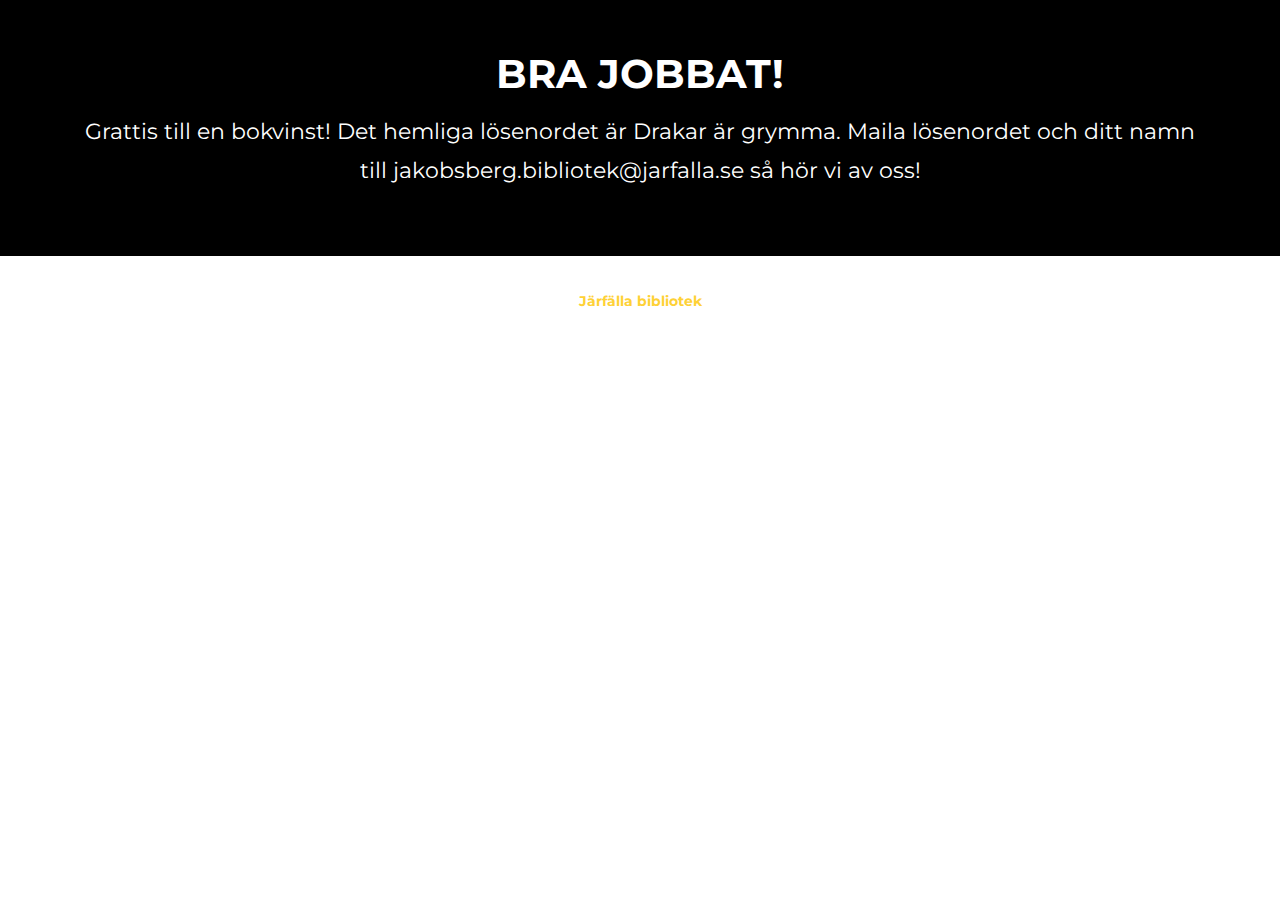
<file: klar.html>
﻿<!DOCTYPE html>
<!--
AVSLUTA DIN TEKNIKJAKT
==========================================================
Nu blir det också repetition. Vissa delar behöver du fylla i igen.
Du kommer sedan att få skriva in den text som visas då deltagaren klarat jakten.
-->
<html lang="sv">
  <head>
    <meta charset="utf-8">
    <meta name="viewport" content="width=device-width, initial-scale=1, shrink-to-fit=no">
    <meta name="description" content="">
    <meta name="author" content="">

    <!--
    # Genom att ändra denna informationen nedan kan du ge jakten ett eget namn
    # EX: <title>Ett helt eget namn</title>
    # Informationen visas inte någonstans på webbsidan utan ändrar det namn som 
    # webbsidans flik/tabb har då du du surfar till sidan.
    # 
    -->
    <title>ÄNDRA:DIN EGEN TEKNIKJAKT</title>

  <!--Filer som berättar hur sidan skall se ut laddas in. Här behöver vi inte ändra något-->
  
    <link href="vendor/bootstrap/css/bootstrap.min.css" rel="stylesheet">
    <link href="vendor/fontawesome-free/css/all.min.css" rel="stylesheet" type="text/css">
    <link href="https://fonts.googleapis.com/css?family=Montserrat:400,700" rel="stylesheet" type="text/css">
    <link href='https://fonts.googleapis.com/css?family=Kaushan+Script' rel='stylesheet' type='text/css'>
    <link href='https://fonts.googleapis.com/css?family=Droid+Serif:400,700,400italic,700italic' rel='stylesheet' type='text/css'>
    <link href='https://fonts.googleapis.com/css?family=Roboto+Slab:400,100,300,700' rel='stylesheet' type='text/css'>
    <link href="css/agency.min.css" rel="stylesheet">
    <link href="css/style.css" rel="stylesheet">
  </head>


  <body id="page-top">
  <!-- Denna del av koden berättar vad menyn skall innehålla -->
    <nav class="navbar navbar-expand-lg navbar-dark fixed-top" id="mainNav">
      <div class="container">
        <a class="navbar-brand js-scroll-trigger" href="#page-top"></a>
        <button class="navbar-toggler navbar-toggler-right" type="button" data-toggle="collapse" data-target="#navbarResponsive" aria-controls="navbarResponsive" aria-expanded="false" aria-label="Toggle navigation">
          Menu
          <i class="fas fa-bars"></i>
        </button>
        <div class="collapse navbar-collapse" id="navbarResponsive">
          <ul class="navbar-nav text-uppercase ml-auto">
            <li class="nav-item">
              <a class="nav-link js-scroll-trigger" href="http://www.itbib.se/teknikjakten/om.html">
             </a>
            </li> 
            <li class="nav-item">
              <a class="nav-link js-scroll-trigger" href="http://www.itbib.se/teknikjakten/om.html"></a>
            </li> 

          </ul>
        </div>
      </div>
    </nav>

    <!--SLUT PÅ DELEN SOM BESKRIVER MENYN LÄNGST UPP-->
    
    <!--HÄR SKRIVER DU IN TEXTEN SOM VISAS NÄR DELTAGAREN HAR KLARAT JAKTEN-->
    <section id="services">
      <div class="container">
        <div class="row">
          <div class="col-lg-12 text-center">
            <h2 class="section-heading text-uppercase">Bra jobbat!</h2>

            <p>
            Grattis till en bokvinst!
            Det hemliga lösenordet är Drakar är grymma.
            Maila lösenordet och ditt namn till jakobsberg.bibliotek@jarfalla.se så hör vi av oss!
            

            
            </p>
          </div>
        </div>
      </div>
    </section>

        <!-- Footer -->
    <footer>
      <div class="container">
        <div class="row">
          <div class="col-md-12">
            <span class="copyright">
              <a href="http://www.umea.se/umeakommun/kulturochfritid/bibliotek.4.4ad27aa912e4d856fb180001056.html" style="font-weight: bold">
                  Järfälla bibliotek
              </a>
            </span>
          </div>
          
        </div>
      </div>
    </footer>



    <script src="vendor/jquery/jquery.min.js"></script>
    <script src="vendor/bootstrap/js/bootstrap.bundle.min.js"></script>
    <script src="vendor/jquery-easing/jquery.easing.min.js"></script>
    <script src="js/agency.min.js"></script>
    <script src="js/agency.min.js"></script>

  </body>

</html>
</file>
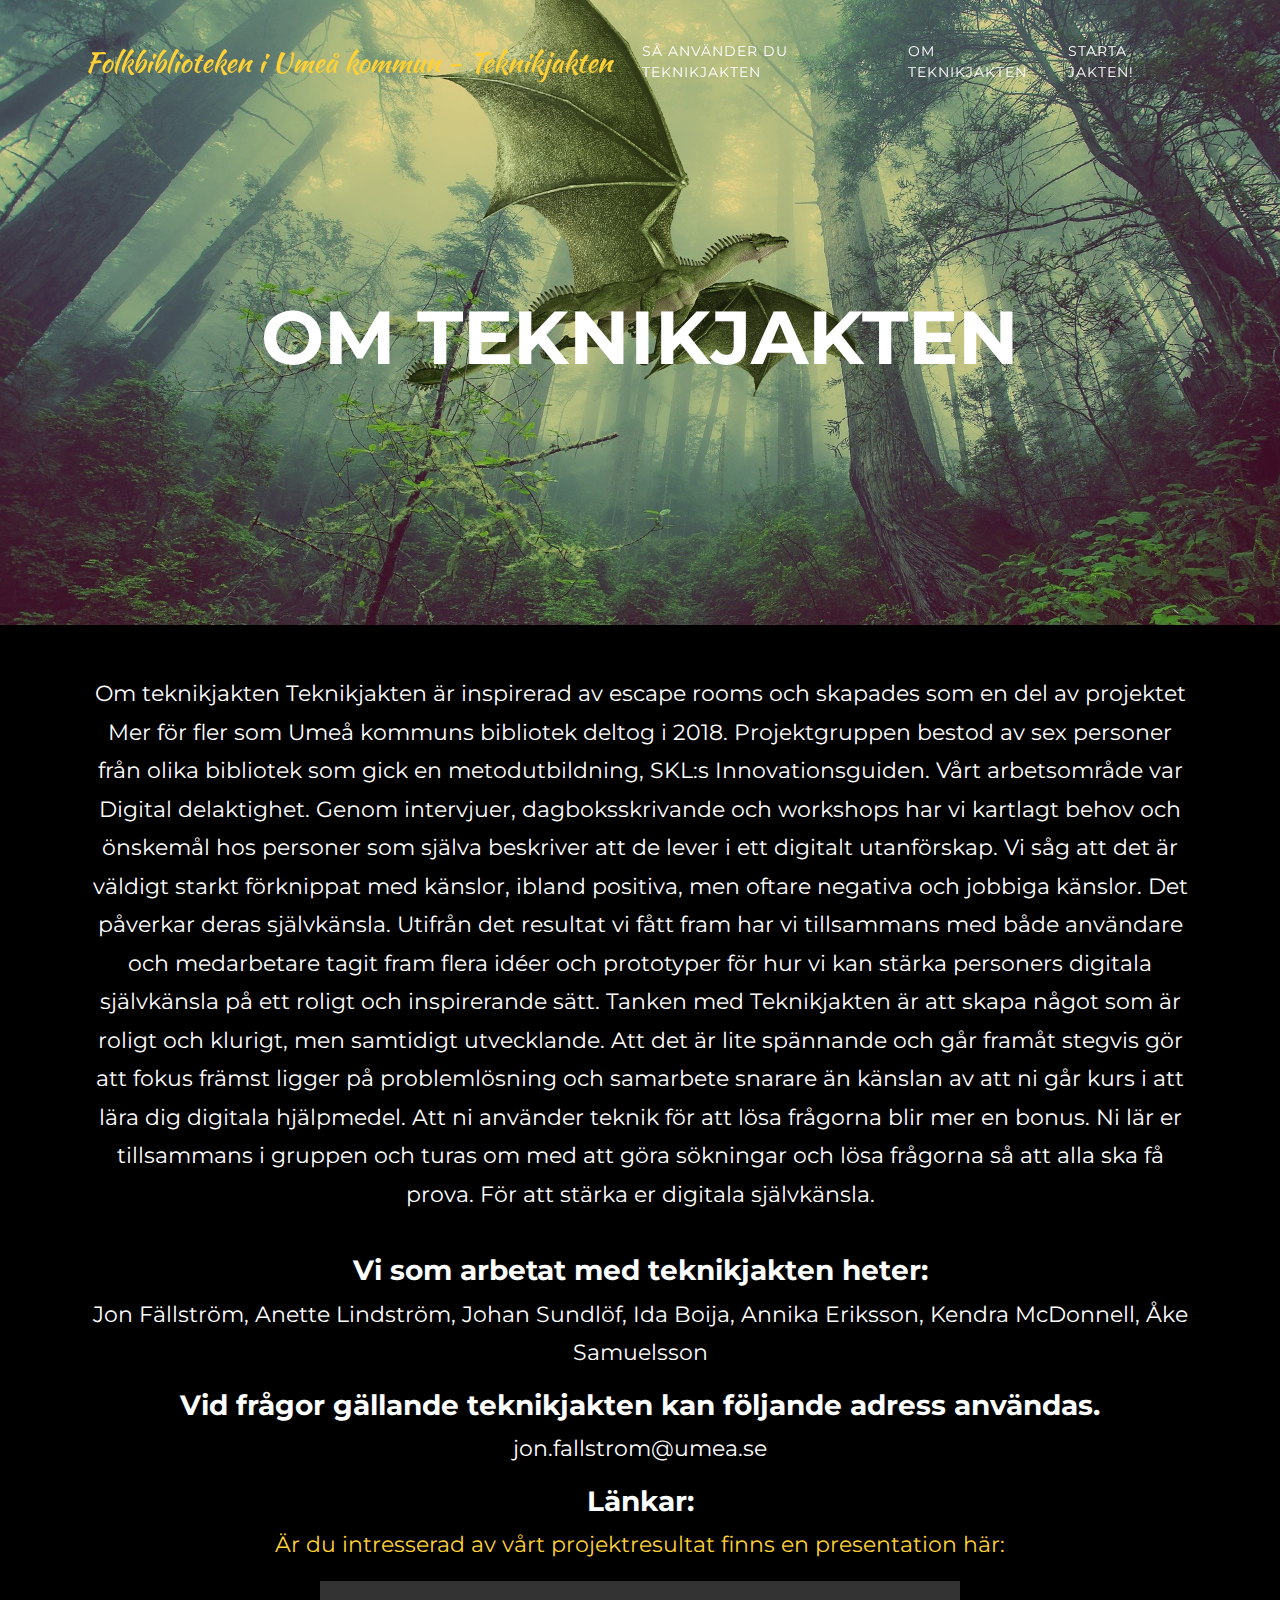
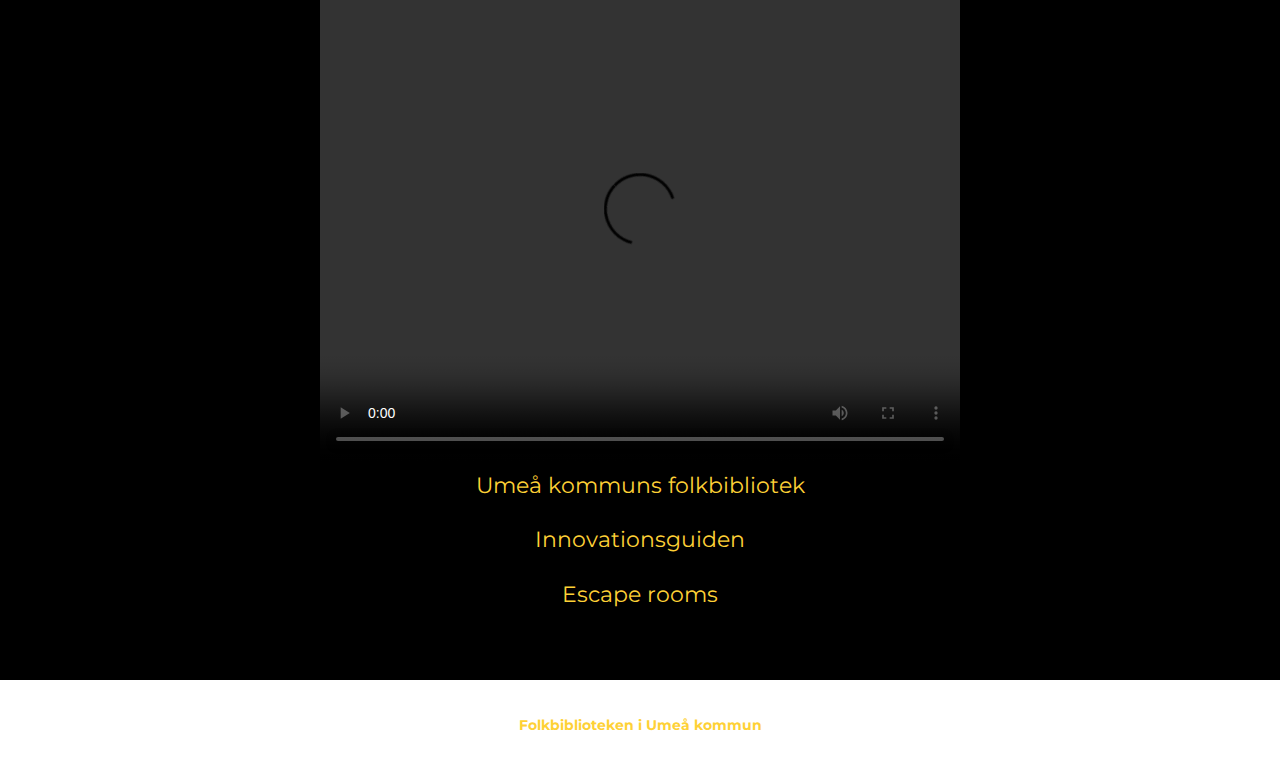
<file: omoss.html>
<!DOCTYPE html>
<html lang="sv">

  <head>

    <meta charset="utf-8">
    <meta name="viewport" content="width=device-width, initial-scale=1, shrink-to-fit=no">
    <meta name="description" content="">
    <meta name="author" content="">

    <title>Teknikjakten</title>

    <!-- Bootstrap core CSS -->
    <link href="vendor/bootstrap/css/bootstrap.min.css" rel="stylesheet">

    <!-- Custom fonts for this template -->
    <link href="vendor/fontawesome-free/css/all.min.css" rel="stylesheet" type="text/css">
    <link href="https://fonts.googleapis.com/css?family=Montserrat:400,700" rel="stylesheet" type="text/css">
    <link href='https://fonts.googleapis.com/css?family=Kaushan+Script' rel='stylesheet' type='text/css'>
    <link href='https://fonts.googleapis.com/css?family=Droid+Serif:400,700,400italic,700italic' rel='stylesheet' type='text/css'>
    <link href='https://fonts.googleapis.com/css?family=Roboto+Slab:400,100,300,700' rel='stylesheet' type='text/css'>

    <!-- Custom styles for this template -->
    <link href="css/agency.min.css" rel="stylesheet">
    <!--User stylesheet-->
    <link href="css/style.css" rel="stylesheet">

  </head>

  <script>

  function validateForm() {
    var x = document.forms["contactForm"]["answer"].value;
    x = x.toUpperCase();

    if (x == "SÄPO") {
        return true;
    }else{
      document.getElementById("answer").value ="";
      document.getElementById("answer").setAttribute("placeholder","Det var tyvärr fel svar, försök igen!");
      return false;
    }
  }

  </script>

  <body id="page-top">

    <!-- Navigation -->
    <nav class="navbar navbar-expand-lg navbar-dark fixed-top" id="mainNav">
      <div class="container">
        <a class="navbar-brand js-scroll-trigger" href="#page-top">Folkbiblioteken i Umeå kommun - Teknikjakten</a>
        <button class="navbar-toggler navbar-toggler-right" type="button" data-toggle="collapse" data-target="#navbarResponsive" aria-controls="navbarResponsive" aria-expanded="false" aria-label="Toggle navigation">
          Menu
          <i class="fas fa-bars"></i>
        </button>
        <div class="collapse navbar-collapse" id="navbarResponsive">
          <ul class="navbar-nav text-uppercase ml-auto">
            <li class="nav-item">
              <a class="nav-link js-scroll-trigger" href="./om.html">Så använder du
             teknikjakten</a>
            </li>
            <li class="nav-item">
              <a class="nav-link js-scroll-trigger" href="./omoss.html">Om teknikjakten</a>
            </li> 
            <li class="nav-item">
              <a class="nav-link js-scroll-trigger" href="./index.html">Starta jakten!</a>
            </li> 

  
          </ul>
        </div>
      </div>
    </nav>

    <!-- Header -->
    <header class="masthead">
      <div class="container">
        <div class="intro-text">
        <div class="intro-heading text-uppercase">Om Teknikjakten</div>
         
      </div>
    </header>
    
    <!-- Part 1 -->
    <section id="services">
      <div class="container">
        <div class="row">
          <div class="col-lg-12 text-center">

          <p>
            Om teknikjakten
            Teknikjakten är inspirerad av escape rooms och skapades som en del av projektet Mer för fler som Umeå kommuns bibliotek deltog i 2018. Projektgruppen bestod av sex personer från olika bibliotek som gick en metodutbildning, SKL:s Innovationsguiden. Vårt arbetsområde var Digital delaktighet.
            Genom intervjuer, dagboksskrivande och workshops har vi kartlagt behov och önskemål hos personer som själva beskriver att de lever i ett digitalt utanförskap. Vi såg att det är väldigt starkt förknippat med känslor, ibland positiva, men oftare negativa och jobbiga känslor. Det påverkar deras självkänsla.
            Utifrån det resultat vi fått fram har vi tillsammans med både användare och medarbetare tagit fram flera idéer och prototyper för hur vi kan stärka personers digitala självkänsla på ett roligt och inspirerande sätt.
            Tanken med Teknikjakten är att skapa något som är roligt och klurigt, men samtidigt utvecklande. Att det är lite spännande och går framåt stegvis gör att fokus främst ligger på problemlösning och samarbete snarare än känslan av att ni går kurs i att lära dig digitala hjälpmedel. 
            Att ni använder teknik för att lösa frågorna blir mer en bonus. Ni lär er tillsammans i gruppen och turas om med att göra sökningar och lösa frågorna så att alla ska få prova. För att stärka er digitala självkänsla.
          </p>
          <br />

          <h3>Vi som arbetat med teknikjakten heter:</h3>
          <p>Jon Fällström, Anette Lindström, Johan Sundlöf, Ida Boija, Annika Eriksson, Kendra McDonnell, Åke Samuelsson

          <h3>Vid frågor gällande teknikjakten kan följande adress användas.</h3>
         <p>jon.fallstrom@umea.se</p>

          






          <h3>Länkar:</h3>

          <p>
          <a href="https://www.dropbox.com/sh/c76x6hvlncchc6c/AAD6TPsBvyo_CyGC1xyCT3v0a/Mer_for_fler%20OMG%203/WS%203/Presentationer/FILM%20Mer%20f%C3%B6r%20fler%20-%20Digital%20delaktighet%20Ume%C3%A5.mp4?dl=0&raw=1">Är du intresserad av vårt projektresultat finns en presentation här:</a>
          </p>
          <video width="640" height="480" controls>
            <source src="https://www.dropbox.com/sh/c76x6hvlncchc6c/AAD6TPsBvyo_CyGC1xyCT3v0a/Mer_for_fler%20OMG%203/WS%203/Presentationer/FILM%20Mer%20f%C3%B6r%20fler%20-%20Digital%20delaktighet%20Ume%C3%A5.mp4?dl=0&raw=1" type="video/mp4">
            Your browser does not support the video tag.
        </video>

        <p>
        <a href="http://www.umea.se/umeakommun/kulturochfritid/bibliotek.4.4ad27aa912e4d856fb180001056.html">Umeå kommuns folkbibliotek </a>
        </p>

        
        <p>
        <a href="http://innovationsguiden.se/">Innovationsguiden</a>
        </p>

          <p>
        <a href="https://en.wikipedia.org/wiki/Escape_room">Escape rooms</a>
        </p>



        



          
              

          </div>
        </div>
      </div>
    </section>
   


    <!-- Footer -->
    <footer>
      <div class="container">
        <div class="row">
          <div class="col-md-12">
            <span class="copyright">
              <a href="http://www.umea.se/umeakommun/kulturochfritid/bibliotek.4.4ad27aa912e4d856fb180001056.html" style="font-weight: bold">
                  Folkbiblioteken i Umeå kommun
              </a>
            </span>
          </div>
          
        </div>
      </div>
    </footer>



    <!-- Bootstrap core JavaScript -->
    <script src="vendor/jquery/jquery.min.js"></script>
    <script src="vendor/bootstrap/js/bootstrap.bundle.min.js"></script>

    <!-- Plugin JavaScript -->
    <script src="vendor/jquery-easing/jquery.easing.min.js"></script>

    <!-- Contact form JavaScript 
    <script src="js/jqBootstrapValidation.js"></script>
    <script src="js/contact_me.js"></script>
    -->

    <!-- Custom scripts for this template -->
    <script src="js/agency.min.js"></script>
    <script src="js/agency.min.js"></script>


  </body>

</html>
</file>
<file: css/style.css>
.btn-primary{
	background-color: black;
}

#services{
	background-color: black;
	color: white;
}

p{
	font-family: 'Montserrat', sans-serif;
	font-size: 22px;
}

#services img{
	max-width: 100%;
}

section#contact {
	background-image: url("../img/svarsbild.jpg");
}

section {
    padding: 50px 0;
}

.question-text {
	color: white;
}
</file>
<file: vendor/fontawesome-free/css/all.min.css>
/*!
 * Font Awesome Free 5.3.1 by @fontawesome - https://fontawesome.com
 * License - https://fontawesome.com/license/free (Icons: CC BY 4.0, Fonts: SIL OFL 1.1, Code: MIT License)
 */
.fa,.fab,.fal,.far,.fas{-moz-osx-font-smoothing:grayscale;-webkit-font-smoothing:antialiased;display:inline-block;font-style:normal;font-variant:normal;text-rendering:auto;line-height:1}.fa-lg{font-size:1.33333em;line-height:.75em;vertical-align:-.0667em}.fa-xs{font-size:.75em}.fa-sm{font-size:.875em}.fa-1x{font-size:1em}.fa-2x{font-size:2em}.fa-3x{font-size:3em}.fa-4x{font-size:4em}.fa-5x{font-size:5em}.fa-6x{font-size:6em}.fa-7x{font-size:7em}.fa-8x{font-size:8em}.fa-9x{font-size:9em}.fa-10x{font-size:10em}.fa-fw{text-align:center;width:1.25em}.fa-ul{list-style-type:none;margin-left:2.5em;padding-left:0}.fa-ul>li{position:relative}.fa-li{left:-2em;position:absolute;text-align:center;width:2em;line-height:inherit}.fa-border{border:.08em solid #eee;border-radius:.1em;padding:.2em .25em .15em}.fa-pull-left{float:left}.fa-pull-right{float:right}.fa.fa-pull-left,.fab.fa-pull-left,.fal.fa-pull-left,.far.fa-pull-left,.fas.fa-pull-left{margin-right:.3em}.fa.fa-pull-right,.fab.fa-pull-right,.fal.fa-pull-right,.far.fa-pull-right,.fas.fa-pull-right{margin-left:.3em}.fa-spin{animation:fa-spin 2s infinite linear}.fa-pulse{animation:fa-spin 1s infinite steps(8)}@keyframes fa-spin{0%{transform:rotate(0deg)}to{transform:rotate(1turn)}}.fa-rotate-90{-ms-filter:"progid:DXImageTransform.Microsoft.BasicImage(rotation=1)";transform:rotate(90deg)}.fa-rotate-180{-ms-filter:"progid:DXImageTransform.Microsoft.BasicImage(rotation=2)";transform:rotate(180deg)}.fa-rotate-270{-ms-filter:"progid:DXImageTransform.Microsoft.BasicImage(rotation=3)";transform:rotate(270deg)}.fa-flip-horizontal{-ms-filter:"progid:DXImageTransform.Microsoft.BasicImage(rotation=0, mirror=1)";transform:scaleX(-1)}.fa-flip-vertical{transform:scaleY(-1)}.fa-flip-horizontal.fa-flip-vertical,.fa-flip-vertical{-ms-filter:"progid:DXImageTransform.Microsoft.BasicImage(rotation=2, mirror=1)"}.fa-flip-horizontal.fa-flip-vertical{transform:scale(-1)}:root .fa-flip-horizontal,:root .fa-flip-vertical,:root .fa-rotate-90,:root .fa-rotate-180,:root .fa-rotate-270{-webkit-filter:none;filter:none}.fa-stack{display:inline-block;height:2em;line-height:2em;position:relative;vertical-align:middle;width:2em}.fa-stack-1x,.fa-stack-2x{left:0;position:absolute;text-align:center;width:100%}.fa-stack-1x{line-height:inherit}.fa-stack-2x{font-size:2em}.fa-inverse{color:#fff}.fa-500px:before{content:"\f26e"}.fa-accessible-icon:before{content:"\f368"}.fa-accusoft:before{content:"\f369"}.fa-ad:before{content:"\f641"}.fa-address-book:before{content:"\f2b9"}.fa-address-card:before{content:"\f2bb"}.fa-adjust:before{content:"\f042"}.fa-adn:before{content:"\f170"}.fa-adversal:before{content:"\f36a"}.fa-affiliatetheme:before{content:"\f36b"}.fa-air-freshener:before{content:"\f5d0"}.fa-algolia:before{content:"\f36c"}.fa-align-center:before{content:"\f037"}.fa-align-justify:before{content:"\f039"}.fa-align-left:before{content:"\f036"}.fa-align-right:before{content:"\f038"}.fa-alipay:before{content:"\f642"}.fa-allergies:before{content:"\f461"}.fa-amazon:before{content:"\f270"}.fa-amazon-pay:before{content:"\f42c"}.fa-ambulance:before{content:"\f0f9"}.fa-american-sign-language-interpreting:before{content:"\f2a3"}.fa-amilia:before{content:"\f36d"}.fa-anchor:before{content:"\f13d"}.fa-android:before{content:"\f17b"}.fa-angellist:before{content:"\f209"}.fa-angle-double-down:before{content:"\f103"}.fa-angle-double-left:before{content:"\f100"}.fa-angle-double-right:before{content:"\f101"}.fa-angle-double-up:before{content:"\f102"}.fa-angle-down:before{content:"\f107"}.fa-angle-left:before{content:"\f104"}.fa-angle-right:before{content:"\f105"}.fa-angle-up:before{content:"\f106"}.fa-angry:before{content:"\f556"}.fa-angrycreative:before{content:"\f36e"}.fa-angular:before{content:"\f420"}.fa-ankh:before{content:"\f644"}.fa-app-store:before{content:"\f36f"}.fa-app-store-ios:before{content:"\f370"}.fa-apper:before{content:"\f371"}.fa-apple:before{content:"\f179"}.fa-apple-alt:before{content:"\f5d1"}.fa-apple-pay:before{content:"\f415"}.fa-archive:before{content:"\f187"}.fa-archway:before{content:"\f557"}.fa-arrow-alt-circle-down:before{content:"\f358"}.fa-arrow-alt-circle-left:before{content:"\f359"}.fa-arrow-alt-circle-right:before{content:"\f35a"}.fa-arrow-alt-circle-up:before{content:"\f35b"}.fa-arrow-circle-down:before{content:"\f0ab"}.fa-arrow-circle-left:before{content:"\f0a8"}.fa-arrow-circle-right:before{content:"\f0a9"}.fa-arrow-circle-up:before{content:"\f0aa"}.fa-arrow-down:before{content:"\f063"}.fa-arrow-left:before{content:"\f060"}.fa-arrow-right:before{content:"\f061"}.fa-arrow-up:before{content:"\f062"}.fa-arrows-alt:before{content:"\f0b2"}.fa-arrows-alt-h:before{content:"\f337"}.fa-arrows-alt-v:before{content:"\f338"}.fa-assistive-listening-systems:before{content:"\f2a2"}.fa-asterisk:before{content:"\f069"}.fa-asymmetrik:before{content:"\f372"}.fa-at:before{content:"\f1fa"}.fa-atlas:before{content:"\f558"}.fa-atom:before{content:"\f5d2"}.fa-audible:before{content:"\f373"}.fa-audio-description:before{content:"\f29e"}.fa-autoprefixer:before{content:"\f41c"}.fa-avianex:before{content:"\f374"}.fa-aviato:before{content:"\f421"}.fa-award:before{content:"\f559"}.fa-aws:before{content:"\f375"}.fa-backspace:before{content:"\f55a"}.fa-backward:before{content:"\f04a"}.fa-balance-scale:before{content:"\f24e"}.fa-ban:before{content:"\f05e"}.fa-band-aid:before{content:"\f462"}.fa-bandcamp:before{content:"\f2d5"}.fa-barcode:before{content:"\f02a"}.fa-bars:before{content:"\f0c9"}.fa-baseball-ball:before{content:"\f433"}.fa-basketball-ball:before{content:"\f434"}.fa-bath:before{content:"\f2cd"}.fa-battery-empty:before{content:"\f244"}.fa-battery-full:before{content:"\f240"}.fa-battery-half:before{content:"\f242"}.fa-battery-quarter:before{content:"\f243"}.fa-battery-three-quarters:before{content:"\f241"}.fa-bed:before{content:"\f236"}.fa-beer:before{content:"\f0fc"}.fa-behance:before{content:"\f1b4"}.fa-behance-square:before{content:"\f1b5"}.fa-bell:before{content:"\f0f3"}.fa-bell-slash:before{content:"\f1f6"}.fa-bezier-curve:before{content:"\f55b"}.fa-bible:before{content:"\f647"}.fa-bicycle:before{content:"\f206"}.fa-bimobject:before{content:"\f378"}.fa-binoculars:before{content:"\f1e5"}.fa-birthday-cake:before{content:"\f1fd"}.fa-bitbucket:before{content:"\f171"}.fa-bitcoin:before{content:"\f379"}.fa-bity:before{content:"\f37a"}.fa-black-tie:before{content:"\f27e"}.fa-blackberry:before{content:"\f37b"}.fa-blender:before{content:"\f517"}.fa-blind:before{content:"\f29d"}.fa-blogger:before{content:"\f37c"}.fa-blogger-b:before{content:"\f37d"}.fa-bluetooth:before{content:"\f293"}.fa-bluetooth-b:before{content:"\f294"}.fa-bold:before{content:"\f032"}.fa-bolt:before{content:"\f0e7"}.fa-bomb:before{content:"\f1e2"}.fa-bone:before{content:"\f5d7"}.fa-bong:before{content:"\f55c"}.fa-book:before{content:"\f02d"}.fa-book-open:before{content:"\f518"}.fa-book-reader:before{content:"\f5da"}.fa-bookmark:before{content:"\f02e"}.fa-bowling-ball:before{content:"\f436"}.fa-box:before{content:"\f466"}.fa-box-open:before{content:"\f49e"}.fa-boxes:before{content:"\f468"}.fa-braille:before{content:"\f2a1"}.fa-brain:before{content:"\f5dc"}.fa-briefcase:before{content:"\f0b1"}.fa-briefcase-medical:before{content:"\f469"}.fa-broadcast-tower:before{content:"\f519"}.fa-broom:before{content:"\f51a"}.fa-brush:before{content:"\f55d"}.fa-btc:before{content:"\f15a"}.fa-bug:before{content:"\f188"}.fa-building:before{content:"\f1ad"}.fa-bullhorn:before{content:"\f0a1"}.fa-bullseye:before{content:"\f140"}.fa-burn:before{content:"\f46a"}.fa-buromobelexperte:before{content:"\f37f"}.fa-bus:before{content:"\f207"}.fa-bus-alt:before{content:"\f55e"}.fa-business-time:before{content:"\f64a"}.fa-buysellads:before{content:"\f20d"}.fa-calculator:before{content:"\f1ec"}.fa-calendar:before{content:"\f133"}.fa-calendar-alt:before{content:"\f073"}.fa-calendar-check:before{content:"\f274"}.fa-calendar-minus:before{content:"\f272"}.fa-calendar-plus:before{content:"\f271"}.fa-calendar-times:before{content:"\f273"}.fa-camera:before{content:"\f030"}.fa-camera-retro:before{content:"\f083"}.fa-cannabis:before{content:"\f55f"}.fa-capsules:before{content:"\f46b"}.fa-car:before{content:"\f1b9"}.fa-car-alt:before{content:"\f5de"}.fa-car-battery:before{content:"\f5df"}.fa-car-crash:before{content:"\f5e1"}.fa-car-side:before{content:"\f5e4"}.fa-caret-down:before{content:"\f0d7"}.fa-caret-left:before{content:"\f0d9"}.fa-caret-right:before{content:"\f0da"}.fa-caret-square-down:before{content:"\f150"}.fa-caret-square-left:before{content:"\f191"}.fa-caret-square-right:before{content:"\f152"}.fa-caret-square-up:before{content:"\f151"}.fa-caret-up:before{content:"\f0d8"}.fa-cart-arrow-down:before{content:"\f218"}.fa-cart-plus:before{content:"\f217"}.fa-cc-amazon-pay:before{content:"\f42d"}.fa-cc-amex:before{content:"\f1f3"}.fa-cc-apple-pay:before{content:"\f416"}.fa-cc-diners-club:before{content:"\f24c"}.fa-cc-discover:before{content:"\f1f2"}.fa-cc-jcb:before{content:"\f24b"}.fa-cc-mastercard:before{content:"\f1f1"}.fa-cc-paypal:before{content:"\f1f4"}.fa-cc-stripe:before{content:"\f1f5"}.fa-cc-visa:before{content:"\f1f0"}.fa-centercode:before{content:"\f380"}.fa-certificate:before{content:"\f0a3"}.fa-chalkboard:before{content:"\f51b"}.fa-chalkboard-teacher:before{content:"\f51c"}.fa-charging-station:before{content:"\f5e7"}.fa-chart-area:before{content:"\f1fe"}.fa-chart-bar:before{content:"\f080"}.fa-chart-line:before{content:"\f201"}.fa-chart-pie:before{content:"\f200"}.fa-check:before{content:"\f00c"}.fa-check-circle:before{content:"\f058"}.fa-check-double:before{content:"\f560"}.fa-check-square:before{content:"\f14a"}.fa-chess:before{content:"\f439"}.fa-chess-bishop:before{content:"\f43a"}.fa-chess-board:before{content:"\f43c"}.fa-chess-king:before{content:"\f43f"}.fa-chess-knight:before{content:"\f441"}.fa-chess-pawn:before{content:"\f443"}.fa-chess-queen:before{content:"\f445"}.fa-chess-rook:before{content:"\f447"}.fa-chevron-circle-down:before{content:"\f13a"}.fa-chevron-circle-left:before{content:"\f137"}.fa-chevron-circle-right:before{content:"\f138"}.fa-chevron-circle-up:before{content:"\f139"}.fa-chevron-down:before{content:"\f078"}.fa-chevron-left:before{content:"\f053"}.fa-chevron-right:before{content:"\f054"}.fa-chevron-up:before{content:"\f077"}.fa-child:before{content:"\f1ae"}.fa-chrome:before{content:"\f268"}.fa-church:before{content:"\f51d"}.fa-circle:before{content:"\f111"}.fa-circle-notch:before{content:"\f1ce"}.fa-city:before{content:"\f64f"}.fa-clipboard:before{content:"\f328"}.fa-clipboard-check:before{content:"\f46c"}.fa-clipboard-list:before{content:"\f46d"}.fa-clock:before{content:"\f017"}.fa-clone:before{content:"\f24d"}.fa-closed-captioning:before{content:"\f20a"}.fa-cloud:before{content:"\f0c2"}.fa-cloud-download-alt:before{content:"\f381"}.fa-cloud-upload-alt:before{content:"\f382"}.fa-cloudscale:before{content:"\f383"}.fa-cloudsmith:before{content:"\f384"}.fa-cloudversify:before{content:"\f385"}.fa-cocktail:before{content:"\f561"}.fa-code:before{content:"\f121"}.fa-code-branch:before{content:"\f126"}.fa-codepen:before{content:"\f1cb"}.fa-codiepie:before{content:"\f284"}.fa-coffee:before{content:"\f0f4"}.fa-cog:before{content:"\f013"}.fa-cogs:before{content:"\f085"}.fa-coins:before{content:"\f51e"}.fa-columns:before{content:"\f0db"}.fa-comment:before{content:"\f075"}.fa-comment-alt:before{content:"\f27a"}.fa-comment-dollar:before{content:"\f651"}.fa-comment-dots:before{content:"\f4ad"}.fa-comment-slash:before{content:"\f4b3"}.fa-comments:before{content:"\f086"}.fa-comments-dollar:before{content:"\f653"}.fa-compact-disc:before{content:"\f51f"}.fa-compass:before{content:"\f14e"}.fa-compress:before{content:"\f066"}.fa-concierge-bell:before{content:"\f562"}.fa-connectdevelop:before{content:"\f20e"}.fa-contao:before{content:"\f26d"}.fa-cookie:before{content:"\f563"}.fa-cookie-bite:before{content:"\f564"}.fa-copy:before{content:"\f0c5"}.fa-copyright:before{content:"\f1f9"}.fa-couch:before{content:"\f4b8"}.fa-cpanel:before{content:"\f388"}.fa-creative-commons:before{content:"\f25e"}.fa-creative-commons-by:before{content:"\f4e7"}.fa-creative-commons-nc:before{content:"\f4e8"}.fa-creative-commons-nc-eu:before{content:"\f4e9"}.fa-creative-commons-nc-jp:before{content:"\f4ea"}.fa-creative-commons-nd:before{content:"\f4eb"}.fa-creative-commons-pd:before{content:"\f4ec"}.fa-creative-commons-pd-alt:before{content:"\f4ed"}.fa-creative-commons-remix:before{content:"\f4ee"}.fa-creative-commons-sa:before{content:"\f4ef"}.fa-creative-commons-sampling:before{content:"\f4f0"}.fa-creative-commons-sampling-plus:before{content:"\f4f1"}.fa-creative-commons-share:before{content:"\f4f2"}.fa-credit-card:before{content:"\f09d"}.fa-crop:before{content:"\f125"}.fa-crop-alt:before{content:"\f565"}.fa-cross:before{content:"\f654"}.fa-crosshairs:before{content:"\f05b"}.fa-crow:before{content:"\f520"}.fa-crown:before{content:"\f521"}.fa-css3:before{content:"\f13c"}.fa-css3-alt:before{content:"\f38b"}.fa-cube:before{content:"\f1b2"}.fa-cubes:before{content:"\f1b3"}.fa-cut:before{content:"\f0c4"}.fa-cuttlefish:before{content:"\f38c"}.fa-d-and-d:before{content:"\f38d"}.fa-dashcube:before{content:"\f210"}.fa-database:before{content:"\f1c0"}.fa-deaf:before{content:"\f2a4"}.fa-delicious:before{content:"\f1a5"}.fa-deploydog:before{content:"\f38e"}.fa-deskpro:before{content:"\f38f"}.fa-desktop:before{content:"\f108"}.fa-deviantart:before{content:"\f1bd"}.fa-dharmachakra:before{content:"\f655"}.fa-diagnoses:before{content:"\f470"}.fa-dice:before{content:"\f522"}.fa-dice-five:before{content:"\f523"}.fa-dice-four:before{content:"\f524"}.fa-dice-one:before{content:"\f525"}.fa-dice-six:before{content:"\f526"}.fa-dice-three:before{content:"\f527"}.fa-dice-two:before{content:"\f528"}.fa-digg:before{content:"\f1a6"}.fa-digital-ocean:before{content:"\f391"}.fa-digital-tachograph:before{content:"\f566"}.fa-directions:before{content:"\f5eb"}.fa-discord:before{content:"\f392"}.fa-discourse:before{content:"\f393"}.fa-divide:before{content:"\f529"}.fa-dizzy:before{content:"\f567"}.fa-dna:before{content:"\f471"}.fa-dochub:before{content:"\f394"}.fa-docker:before{content:"\f395"}.fa-dollar-sign:before{content:"\f155"}.fa-dolly:before{content:"\f472"}.fa-dolly-flatbed:before{content:"\f474"}.fa-donate:before{content:"\f4b9"}.fa-door-closed:before{content:"\f52a"}.fa-door-open:before{content:"\f52b"}.fa-dot-circle:before{content:"\f192"}.fa-dove:before{content:"\f4ba"}.fa-download:before{content:"\f019"}.fa-draft2digital:before{content:"\f396"}.fa-drafting-compass:before{content:"\f568"}.fa-draw-polygon:before{content:"\f5ee"}.fa-dribbble:before{content:"\f17d"}.fa-dribbble-square:before{content:"\f397"}.fa-dropbox:before{content:"\f16b"}.fa-drum:before{content:"\f569"}.fa-drum-steelpan:before{content:"\f56a"}.fa-drupal:before{content:"\f1a9"}.fa-dumbbell:before{content:"\f44b"}.fa-dyalog:before{content:"\f399"}.fa-earlybirds:before{content:"\f39a"}.fa-ebay:before{content:"\f4f4"}.fa-edge:before{content:"\f282"}.fa-edit:before{content:"\f044"}.fa-eject:before{content:"\f052"}.fa-elementor:before{content:"\f430"}.fa-ellipsis-h:before{content:"\f141"}.fa-ellipsis-v:before{content:"\f142"}.fa-ello:before{content:"\f5f1"}.fa-ember:before{content:"\f423"}.fa-empire:before{content:"\f1d1"}.fa-envelope:before{content:"\f0e0"}.fa-envelope-open:before{content:"\f2b6"}.fa-envelope-open-text:before{content:"\f658"}.fa-envelope-square:before{content:"\f199"}.fa-envira:before{content:"\f299"}.fa-equals:before{content:"\f52c"}.fa-eraser:before{content:"\f12d"}.fa-erlang:before{content:"\f39d"}.fa-ethereum:before{content:"\f42e"}.fa-etsy:before{content:"\f2d7"}.fa-euro-sign:before{content:"\f153"}.fa-exchange-alt:before{content:"\f362"}.fa-exclamation:before{content:"\f12a"}.fa-exclamation-circle:before{content:"\f06a"}.fa-exclamation-triangle:before{content:"\f071"}.fa-expand:before{content:"\f065"}.fa-expand-arrows-alt:before{content:"\f31e"}.fa-expeditedssl:before{content:"\f23e"}.fa-external-link-alt:before{content:"\f35d"}.fa-external-link-square-alt:before{content:"\f360"}.fa-eye:before{content:"\f06e"}.fa-eye-dropper:before{content:"\f1fb"}.fa-eye-slash:before{content:"\f070"}.fa-facebook:before{content:"\f09a"}.fa-facebook-f:before{content:"\f39e"}.fa-facebook-messenger:before{content:"\f39f"}.fa-facebook-square:before{content:"\f082"}.fa-fast-backward:before{content:"\f049"}.fa-fast-forward:before{content:"\f050"}.fa-fax:before{content:"\f1ac"}.fa-feather:before{content:"\f52d"}.fa-feather-alt:before{content:"\f56b"}.fa-female:before{content:"\f182"}.fa-fighter-jet:before{content:"\f0fb"}.fa-file:before{content:"\f15b"}.fa-file-alt:before{content:"\f15c"}.fa-file-archive:before{content:"\f1c6"}.fa-file-audio:before{content:"\f1c7"}.fa-file-code:before{content:"\f1c9"}.fa-file-contract:before{content:"\f56c"}.fa-file-download:before{content:"\f56d"}.fa-file-excel:before{content:"\f1c3"}.fa-file-export:before{content:"\f56e"}.fa-file-image:before{content:"\f1c5"}.fa-file-import:before{content:"\f56f"}.fa-file-invoice:before{content:"\f570"}.fa-file-invoice-dollar:before{content:"\f571"}.fa-file-medical:before{content:"\f477"}.fa-file-medical-alt:before{content:"\f478"}.fa-file-pdf:before{content:"\f1c1"}.fa-file-powerpoint:before{content:"\f1c4"}.fa-file-prescription:before{content:"\f572"}.fa-file-signature:before{content:"\f573"}.fa-file-upload:before{content:"\f574"}.fa-file-video:before{content:"\f1c8"}.fa-file-word:before{content:"\f1c2"}.fa-fill:before{content:"\f575"}.fa-fill-drip:before{content:"\f576"}.fa-film:before{content:"\f008"}.fa-filter:before{content:"\f0b0"}.fa-fingerprint:before{content:"\f577"}.fa-fire:before{content:"\f06d"}.fa-fire-extinguisher:before{content:"\f134"}.fa-firefox:before{content:"\f269"}.fa-first-aid:before{content:"\f479"}.fa-first-order:before{content:"\f2b0"}.fa-first-order-alt:before{content:"\f50a"}.fa-firstdraft:before{content:"\f3a1"}.fa-fish:before{content:"\f578"}.fa-flag:before{content:"\f024"}.fa-flag-checkered:before{content:"\f11e"}.fa-flask:before{content:"\f0c3"}.fa-flickr:before{content:"\f16e"}.fa-flipboard:before{content:"\f44d"}.fa-flushed:before{content:"\f579"}.fa-fly:before{content:"\f417"}.fa-folder:before{content:"\f07b"}.fa-folder-minus:before{content:"\f65d"}.fa-folder-open:before{content:"\f07c"}.fa-folder-plus:before{content:"\f65e"}.fa-font:before{content:"\f031"}.fa-font-awesome:before{content:"\f2b4"}.fa-font-awesome-alt:before{content:"\f35c"}.fa-font-awesome-flag:before{content:"\f425"}.fa-font-awesome-logo-full:before{content:"\f4e6"}.fa-fonticons:before{content:"\f280"}.fa-fonticons-fi:before{content:"\f3a2"}.fa-football-ball:before{content:"\f44e"}.fa-fort-awesome:before{content:"\f286"}.fa-fort-awesome-alt:before{content:"\f3a3"}.fa-forumbee:before{content:"\f211"}.fa-forward:before{content:"\f04e"}.fa-foursquare:before{content:"\f180"}.fa-free-code-camp:before{content:"\f2c5"}.fa-freebsd:before{content:"\f3a4"}.fa-frog:before{content:"\f52e"}.fa-frown:before{content:"\f119"}.fa-frown-open:before{content:"\f57a"}.fa-fulcrum:before{content:"\f50b"}.fa-funnel-dollar:before{content:"\f662"}.fa-futbol:before{content:"\f1e3"}.fa-galactic-republic:before{content:"\f50c"}.fa-galactic-senate:before{content:"\f50d"}.fa-gamepad:before{content:"\f11b"}.fa-gas-pump:before{content:"\f52f"}.fa-gavel:before{content:"\f0e3"}.fa-gem:before{content:"\f3a5"}.fa-genderless:before{content:"\f22d"}.fa-get-pocket:before{content:"\f265"}.fa-gg:before{content:"\f260"}.fa-gg-circle:before{content:"\f261"}.fa-gift:before{content:"\f06b"}.fa-git:before{content:"\f1d3"}.fa-git-square:before{content:"\f1d2"}.fa-github:before{content:"\f09b"}.fa-github-alt:before{content:"\f113"}.fa-github-square:before{content:"\f092"}.fa-gitkraken:before{content:"\f3a6"}.fa-gitlab:before{content:"\f296"}.fa-gitter:before{content:"\f426"}.fa-glass-martini:before{content:"\f000"}.fa-glass-martini-alt:before{content:"\f57b"}.fa-glasses:before{content:"\f530"}.fa-glide:before{content:"\f2a5"}.fa-glide-g:before{content:"\f2a6"}.fa-globe:before{content:"\f0ac"}.fa-globe-africa:before{content:"\f57c"}.fa-globe-americas:before{content:"\f57d"}.fa-globe-asia:before{content:"\f57e"}.fa-gofore:before{content:"\f3a7"}.fa-golf-ball:before{content:"\f450"}.fa-goodreads:before{content:"\f3a8"}.fa-goodreads-g:before{content:"\f3a9"}.fa-google:before{content:"\f1a0"}.fa-google-drive:before{content:"\f3aa"}.fa-google-play:before{content:"\f3ab"}.fa-google-plus:before{content:"\f2b3"}.fa-google-plus-g:before{content:"\f0d5"}.fa-google-plus-square:before{content:"\f0d4"}.fa-google-wallet:before{content:"\f1ee"}.fa-gopuram:before{content:"\f664"}.fa-graduation-cap:before{content:"\f19d"}.fa-gratipay:before{content:"\f184"}.fa-grav:before{content:"\f2d6"}.fa-greater-than:before{content:"\f531"}.fa-greater-than-equal:before{content:"\f532"}.fa-grimace:before{content:"\f57f"}.fa-grin:before{content:"\f580"}.fa-grin-alt:before{content:"\f581"}.fa-grin-beam:before{content:"\f582"}.fa-grin-beam-sweat:before{content:"\f583"}.fa-grin-hearts:before{content:"\f584"}.fa-grin-squint:before{content:"\f585"}.fa-grin-squint-tears:before{content:"\f586"}.fa-grin-stars:before{content:"\f587"}.fa-grin-tears:before{content:"\f588"}.fa-grin-tongue:before{content:"\f589"}.fa-grin-tongue-squint:before{content:"\f58a"}.fa-grin-tongue-wink:before{content:"\f58b"}.fa-grin-wink:before{content:"\f58c"}.fa-grip-horizontal:before{content:"\f58d"}.fa-grip-vertical:before{content:"\f58e"}.fa-gripfire:before{content:"\f3ac"}.fa-grunt:before{content:"\f3ad"}.fa-gulp:before{content:"\f3ae"}.fa-h-square:before{content:"\f0fd"}.fa-hacker-news:before{content:"\f1d4"}.fa-hacker-news-square:before{content:"\f3af"}.fa-hackerrank:before{content:"\f5f7"}.fa-hamsa:before{content:"\f665"}.fa-hand-holding:before{content:"\f4bd"}.fa-hand-holding-heart:before{content:"\f4be"}.fa-hand-holding-usd:before{content:"\f4c0"}.fa-hand-lizard:before{content:"\f258"}.fa-hand-paper:before{content:"\f256"}.fa-hand-peace:before{content:"\f25b"}.fa-hand-point-down:before{content:"\f0a7"}.fa-hand-point-left:before{content:"\f0a5"}.fa-hand-point-right:before{content:"\f0a4"}.fa-hand-point-up:before{content:"\f0a6"}.fa-hand-pointer:before{content:"\f25a"}.fa-hand-rock:before{content:"\f255"}.fa-hand-scissors:before{content:"\f257"}.fa-hand-spock:before{content:"\f259"}.fa-hands:before{content:"\f4c2"}.fa-hands-helping:before{content:"\f4c4"}.fa-handshake:before{content:"\f2b5"}.fa-hashtag:before{content:"\f292"}.fa-haykal:before{content:"\f666"}.fa-hdd:before{content:"\f0a0"}.fa-heading:before{content:"\f1dc"}.fa-headphones:before{content:"\f025"}.fa-headphones-alt:before{content:"\f58f"}.fa-headset:before{content:"\f590"}.fa-heart:before{content:"\f004"}.fa-heartbeat:before{content:"\f21e"}.fa-helicopter:before{content:"\f533"}.fa-highlighter:before{content:"\f591"}.fa-hips:before{content:"\f452"}.fa-hire-a-helper:before{content:"\f3b0"}.fa-history:before{content:"\f1da"}.fa-hockey-puck:before{content:"\f453"}.fa-home:before{content:"\f015"}.fa-hooli:before{content:"\f427"}.fa-hornbill:before{content:"\f592"}.fa-hospital:before{content:"\f0f8"}.fa-hospital-alt:before{content:"\f47d"}.fa-hospital-symbol:before{content:"\f47e"}.fa-hot-tub:before{content:"\f593"}.fa-hotel:before{content:"\f594"}.fa-hotjar:before{content:"\f3b1"}.fa-hourglass:before{content:"\f254"}.fa-hourglass-end:before{content:"\f253"}.fa-hourglass-half:before{content:"\f252"}.fa-hourglass-start:before{content:"\f251"}.fa-houzz:before{content:"\f27c"}.fa-html5:before{content:"\f13b"}.fa-hubspot:before{content:"\f3b2"}.fa-i-cursor:before{content:"\f246"}.fa-id-badge:before{content:"\f2c1"}.fa-id-card:before{content:"\f2c2"}.fa-id-card-alt:before{content:"\f47f"}.fa-image:before{content:"\f03e"}.fa-images:before{content:"\f302"}.fa-imdb:before{content:"\f2d8"}.fa-inbox:before{content:"\f01c"}.fa-indent:before{content:"\f03c"}.fa-industry:before{content:"\f275"}.fa-infinity:before{content:"\f534"}.fa-info:before{content:"\f129"}.fa-info-circle:before{content:"\f05a"}.fa-instagram:before{content:"\f16d"}.fa-internet-explorer:before{content:"\f26b"}.fa-ioxhost:before{content:"\f208"}.fa-italic:before{content:"\f033"}.fa-itunes:before{content:"\f3b4"}.fa-itunes-note:before{content:"\f3b5"}.fa-java:before{content:"\f4e4"}.fa-jedi:before{content:"\f669"}.fa-jedi-order:before{content:"\f50e"}.fa-jenkins:before{content:"\f3b6"}.fa-joget:before{content:"\f3b7"}.fa-joint:before{content:"\f595"}.fa-joomla:before{content:"\f1aa"}.fa-journal-whills:before{content:"\f66a"}.fa-js:before{content:"\f3b8"}.fa-js-square:before{content:"\f3b9"}.fa-jsfiddle:before{content:"\f1cc"}.fa-kaaba:before{content:"\f66b"}.fa-kaggle:before{content:"\f5fa"}.fa-key:before{content:"\f084"}.fa-keybase:before{content:"\f4f5"}.fa-keyboard:before{content:"\f11c"}.fa-keycdn:before{content:"\f3ba"}.fa-khanda:before{content:"\f66d"}.fa-kickstarter:before{content:"\f3bb"}.fa-kickstarter-k:before{content:"\f3bc"}.fa-kiss:before{content:"\f596"}.fa-kiss-beam:before{content:"\f597"}.fa-kiss-wink-heart:before{content:"\f598"}.fa-kiwi-bird:before{content:"\f535"}.fa-korvue:before{content:"\f42f"}.fa-landmark:before{content:"\f66f"}.fa-language:before{content:"\f1ab"}.fa-laptop:before{content:"\f109"}.fa-laptop-code:before{content:"\f5fc"}.fa-laravel:before{content:"\f3bd"}.fa-lastfm:before{content:"\f202"}.fa-lastfm-square:before{content:"\f203"}.fa-laugh:before{content:"\f599"}.fa-laugh-beam:before{content:"\f59a"}.fa-laugh-squint:before{content:"\f59b"}.fa-laugh-wink:before{content:"\f59c"}.fa-layer-group:before{content:"\f5fd"}.fa-leaf:before{content:"\f06c"}.fa-leanpub:before{content:"\f212"}.fa-lemon:before{content:"\f094"}.fa-less:before{content:"\f41d"}.fa-less-than:before{content:"\f536"}.fa-less-than-equal:before{content:"\f537"}.fa-level-down-alt:before{content:"\f3be"}.fa-level-up-alt:before{content:"\f3bf"}.fa-life-ring:before{content:"\f1cd"}.fa-lightbulb:before{content:"\f0eb"}.fa-line:before{content:"\f3c0"}.fa-link:before{content:"\f0c1"}.fa-linkedin:before{content:"\f08c"}.fa-linkedin-in:before{content:"\f0e1"}.fa-linode:before{content:"\f2b8"}.fa-linux:before{content:"\f17c"}.fa-lira-sign:before{content:"\f195"}.fa-list:before{content:"\f03a"}.fa-list-alt:before{content:"\f022"}.fa-list-ol:before{content:"\f0cb"}.fa-list-ul:before{content:"\f0ca"}.fa-location-arrow:before{content:"\f124"}.fa-lock:before{content:"\f023"}.fa-lock-open:before{content:"\f3c1"}.fa-long-arrow-alt-down:before{content:"\f309"}.fa-long-arrow-alt-left:before{content:"\f30a"}.fa-long-arrow-alt-right:before{content:"\f30b"}.fa-long-arrow-alt-up:before{content:"\f30c"}.fa-low-vision:before{content:"\f2a8"}.fa-luggage-cart:before{content:"\f59d"}.fa-lyft:before{content:"\f3c3"}.fa-magento:before{content:"\f3c4"}.fa-magic:before{content:"\f0d0"}.fa-magnet:before{content:"\f076"}.fa-mail-bulk:before{content:"\f674"}.fa-mailchimp:before{content:"\f59e"}.fa-male:before{content:"\f183"}.fa-mandalorian:before{content:"\f50f"}.fa-map:before{content:"\f279"}.fa-map-marked:before{content:"\f59f"}.fa-map-marked-alt:before{content:"\f5a0"}.fa-map-marker:before{content:"\f041"}.fa-map-marker-alt:before{content:"\f3c5"}.fa-map-pin:before{content:"\f276"}.fa-map-signs:before{content:"\f277"}.fa-markdown:before{content:"\f60f"}.fa-marker:before{content:"\f5a1"}.fa-mars:before{content:"\f222"}.fa-mars-double:before{content:"\f227"}.fa-mars-stroke:before{content:"\f229"}.fa-mars-stroke-h:before{content:"\f22b"}.fa-mars-stroke-v:before{content:"\f22a"}.fa-mastodon:before{content:"\f4f6"}.fa-maxcdn:before{content:"\f136"}.fa-medal:before{content:"\f5a2"}.fa-medapps:before{content:"\f3c6"}.fa-medium:before{content:"\f23a"}.fa-medium-m:before{content:"\f3c7"}.fa-medkit:before{content:"\f0fa"}.fa-medrt:before{content:"\f3c8"}.fa-meetup:before{content:"\f2e0"}.fa-megaport:before{content:"\f5a3"}.fa-meh:before{content:"\f11a"}.fa-meh-blank:before{content:"\f5a4"}.fa-meh-rolling-eyes:before{content:"\f5a5"}.fa-memory:before{content:"\f538"}.fa-menorah:before{content:"\f676"}.fa-mercury:before{content:"\f223"}.fa-microchip:before{content:"\f2db"}.fa-microphone:before{content:"\f130"}.fa-microphone-alt:before{content:"\f3c9"}.fa-microphone-alt-slash:before{content:"\f539"}.fa-microphone-slash:before{content:"\f131"}.fa-microscope:before{content:"\f610"}.fa-microsoft:before{content:"\f3ca"}.fa-minus:before{content:"\f068"}.fa-minus-circle:before{content:"\f056"}.fa-minus-square:before{content:"\f146"}.fa-mix:before{content:"\f3cb"}.fa-mixcloud:before{content:"\f289"}.fa-mizuni:before{content:"\f3cc"}.fa-mobile:before{content:"\f10b"}.fa-mobile-alt:before{content:"\f3cd"}.fa-modx:before{content:"\f285"}.fa-monero:before{content:"\f3d0"}.fa-money-bill:before{content:"\f0d6"}.fa-money-bill-alt:before{content:"\f3d1"}.fa-money-bill-wave:before{content:"\f53a"}.fa-money-bill-wave-alt:before{content:"\f53b"}.fa-money-check:before{content:"\f53c"}.fa-money-check-alt:before{content:"\f53d"}.fa-monument:before{content:"\f5a6"}.fa-moon:before{content:"\f186"}.fa-mortar-pestle:before{content:"\f5a7"}.fa-mosque:before{content:"\f678"}.fa-motorcycle:before{content:"\f21c"}.fa-mouse-pointer:before{content:"\f245"}.fa-music:before{content:"\f001"}.fa-napster:before{content:"\f3d2"}.fa-neos:before{content:"\f612"}.fa-neuter:before{content:"\f22c"}.fa-newspaper:before{content:"\f1ea"}.fa-nimblr:before{content:"\f5a8"}.fa-nintendo-switch:before{content:"\f418"}.fa-node:before{content:"\f419"}.fa-node-js:before{content:"\f3d3"}.fa-not-equal:before{content:"\f53e"}.fa-notes-medical:before{content:"\f481"}.fa-npm:before{content:"\f3d4"}.fa-ns8:before{content:"\f3d5"}.fa-nutritionix:before{content:"\f3d6"}.fa-object-group:before{content:"\f247"}.fa-object-ungroup:before{content:"\f248"}.fa-odnoklassniki:before{content:"\f263"}.fa-odnoklassniki-square:before{content:"\f264"}.fa-oil-can:before{content:"\f613"}.fa-old-republic:before{content:"\f510"}.fa-om:before{content:"\f679"}.fa-opencart:before{content:"\f23d"}.fa-openid:before{content:"\f19b"}.fa-opera:before{content:"\f26a"}.fa-optin-monster:before{content:"\f23c"}.fa-osi:before{content:"\f41a"}.fa-outdent:before{content:"\f03b"}.fa-page4:before{content:"\f3d7"}.fa-pagelines:before{content:"\f18c"}.fa-paint-brush:before{content:"\f1fc"}.fa-paint-roller:before{content:"\f5aa"}.fa-palette:before{content:"\f53f"}.fa-palfed:before{content:"\f3d8"}.fa-pallet:before{content:"\f482"}.fa-paper-plane:before{content:"\f1d8"}.fa-paperclip:before{content:"\f0c6"}.fa-parachute-box:before{content:"\f4cd"}.fa-paragraph:before{content:"\f1dd"}.fa-parking:before{content:"\f540"}.fa-passport:before{content:"\f5ab"}.fa-pastafarianism:before{content:"\f67b"}.fa-paste:before{content:"\f0ea"}.fa-patreon:before{content:"\f3d9"}.fa-pause:before{content:"\f04c"}.fa-pause-circle:before{content:"\f28b"}.fa-paw:before{content:"\f1b0"}.fa-paypal:before{content:"\f1ed"}.fa-peace:before{content:"\f67c"}.fa-pen:before{content:"\f304"}.fa-pen-alt:before{content:"\f305"}.fa-pen-fancy:before{content:"\f5ac"}.fa-pen-nib:before{content:"\f5ad"}.fa-pen-square:before{content:"\f14b"}.fa-pencil-alt:before{content:"\f303"}.fa-pencil-ruler:before{content:"\f5ae"}.fa-people-carry:before{content:"\f4ce"}.fa-percent:before{content:"\f295"}.fa-percentage:before{content:"\f541"}.fa-periscope:before{content:"\f3da"}.fa-phabricator:before{content:"\f3db"}.fa-phoenix-framework:before{content:"\f3dc"}.fa-phoenix-squadron:before{content:"\f511"}.fa-phone:before{content:"\f095"}.fa-phone-slash:before{content:"\f3dd"}.fa-phone-square:before{content:"\f098"}.fa-phone-volume:before{content:"\f2a0"}.fa-php:before{content:"\f457"}.fa-pied-piper:before{content:"\f2ae"}.fa-pied-piper-alt:before{content:"\f1a8"}.fa-pied-piper-hat:before{content:"\f4e5"}.fa-pied-piper-pp:before{content:"\f1a7"}.fa-piggy-bank:before{content:"\f4d3"}.fa-pills:before{content:"\f484"}.fa-pinterest:before{content:"\f0d2"}.fa-pinterest-p:before{content:"\f231"}.fa-pinterest-square:before{content:"\f0d3"}.fa-place-of-worship:before{content:"\f67f"}.fa-plane:before{content:"\f072"}.fa-plane-arrival:before{content:"\f5af"}.fa-plane-departure:before{content:"\f5b0"}.fa-play:before{content:"\f04b"}.fa-play-circle:before{content:"\f144"}.fa-playstation:before{content:"\f3df"}.fa-plug:before{content:"\f1e6"}.fa-plus:before{content:"\f067"}.fa-plus-circle:before{content:"\f055"}.fa-plus-square:before{content:"\f0fe"}.fa-podcast:before{content:"\f2ce"}.fa-poll:before{content:"\f681"}.fa-poll-h:before{content:"\f682"}.fa-poo:before{content:"\f2fe"}.fa-poop:before{content:"\f619"}.fa-portrait:before{content:"\f3e0"}.fa-pound-sign:before{content:"\f154"}.fa-power-off:before{content:"\f011"}.fa-pray:before{content:"\f683"}.fa-praying-hands:before{content:"\f684"}.fa-prescription:before{content:"\f5b1"}.fa-prescription-bottle:before{content:"\f485"}.fa-prescription-bottle-alt:before{content:"\f486"}.fa-print:before{content:"\f02f"}.fa-procedures:before{content:"\f487"}.fa-product-hunt:before{content:"\f288"}.fa-project-diagram:before{content:"\f542"}.fa-pushed:before{content:"\f3e1"}.fa-puzzle-piece:before{content:"\f12e"}.fa-python:before{content:"\f3e2"}.fa-qq:before{content:"\f1d6"}.fa-qrcode:before{content:"\f029"}.fa-question:before{content:"\f128"}.fa-question-circle:before{content:"\f059"}.fa-quidditch:before{content:"\f458"}.fa-quinscape:before{content:"\f459"}.fa-quora:before{content:"\f2c4"}.fa-quote-left:before{content:"\f10d"}.fa-quote-right:before{content:"\f10e"}.fa-quran:before{content:"\f687"}.fa-r-project:before{content:"\f4f7"}.fa-random:before{content:"\f074"}.fa-ravelry:before{content:"\f2d9"}.fa-react:before{content:"\f41b"}.fa-readme:before{content:"\f4d5"}.fa-rebel:before{content:"\f1d0"}.fa-receipt:before{content:"\f543"}.fa-recycle:before{content:"\f1b8"}.fa-red-river:before{content:"\f3e3"}.fa-reddit:before{content:"\f1a1"}.fa-reddit-alien:before{content:"\f281"}.fa-reddit-square:before{content:"\f1a2"}.fa-redo:before{content:"\f01e"}.fa-redo-alt:before{content:"\f2f9"}.fa-registered:before{content:"\f25d"}.fa-rendact:before{content:"\f3e4"}.fa-renren:before{content:"\f18b"}.fa-reply:before{content:"\f3e5"}.fa-reply-all:before{content:"\f122"}.fa-replyd:before{content:"\f3e6"}.fa-researchgate:before{content:"\f4f8"}.fa-resolving:before{content:"\f3e7"}.fa-retweet:before{content:"\f079"}.fa-rev:before{content:"\f5b2"}.fa-ribbon:before{content:"\f4d6"}.fa-road:before{content:"\f018"}.fa-robot:before{content:"\f544"}.fa-rocket:before{content:"\f135"}.fa-rocketchat:before{content:"\f3e8"}.fa-rockrms:before{content:"\f3e9"}.fa-route:before{content:"\f4d7"}.fa-rss:before{content:"\f09e"}.fa-rss-square:before{content:"\f143"}.fa-ruble-sign:before{content:"\f158"}.fa-ruler:before{content:"\f545"}.fa-ruler-combined:before{content:"\f546"}.fa-ruler-horizontal:before{content:"\f547"}.fa-ruler-vertical:before{content:"\f548"}.fa-rupee-sign:before{content:"\f156"}.fa-sad-cry:before{content:"\f5b3"}.fa-sad-tear:before{content:"\f5b4"}.fa-safari:before{content:"\f267"}.fa-sass:before{content:"\f41e"}.fa-save:before{content:"\f0c7"}.fa-schlix:before{content:"\f3ea"}.fa-school:before{content:"\f549"}.fa-screwdriver:before{content:"\f54a"}.fa-scribd:before{content:"\f28a"}.fa-search:before{content:"\f002"}.fa-search-dollar:before{content:"\f688"}.fa-search-location:before{content:"\f689"}.fa-search-minus:before{content:"\f010"}.fa-search-plus:before{content:"\f00e"}.fa-searchengin:before{content:"\f3eb"}.fa-seedling:before{content:"\f4d8"}.fa-sellcast:before{content:"\f2da"}.fa-sellsy:before{content:"\f213"}.fa-server:before{content:"\f233"}.fa-servicestack:before{content:"\f3ec"}.fa-shapes:before{content:"\f61f"}.fa-share:before{content:"\f064"}.fa-share-alt:before{content:"\f1e0"}.fa-share-alt-square:before{content:"\f1e1"}.fa-share-square:before{content:"\f14d"}.fa-shekel-sign:before{content:"\f20b"}.fa-shield-alt:before{content:"\f3ed"}.fa-ship:before{content:"\f21a"}.fa-shipping-fast:before{content:"\f48b"}.fa-shirtsinbulk:before{content:"\f214"}.fa-shoe-prints:before{content:"\f54b"}.fa-shopping-bag:before{content:"\f290"}.fa-shopping-basket:before{content:"\f291"}.fa-shopping-cart:before{content:"\f07a"}.fa-shopware:before{content:"\f5b5"}.fa-shower:before{content:"\f2cc"}.fa-shuttle-van:before{content:"\f5b6"}.fa-sign:before{content:"\f4d9"}.fa-sign-in-alt:before{content:"\f2f6"}.fa-sign-language:before{content:"\f2a7"}.fa-sign-out-alt:before{content:"\f2f5"}.fa-signal:before{content:"\f012"}.fa-signature:before{content:"\f5b7"}.fa-simplybuilt:before{content:"\f215"}.fa-sistrix:before{content:"\f3ee"}.fa-sitemap:before{content:"\f0e8"}.fa-sith:before{content:"\f512"}.fa-skull:before{content:"\f54c"}.fa-skyatlas:before{content:"\f216"}.fa-skype:before{content:"\f17e"}.fa-slack:before{content:"\f198"}.fa-slack-hash:before{content:"\f3ef"}.fa-sliders-h:before{content:"\f1de"}.fa-slideshare:before{content:"\f1e7"}.fa-smile:before{content:"\f118"}.fa-smile-beam:before{content:"\f5b8"}.fa-smile-wink:before{content:"\f4da"}.fa-smoking:before{content:"\f48d"}.fa-smoking-ban:before{content:"\f54d"}.fa-snapchat:before{content:"\f2ab"}.fa-snapchat-ghost:before{content:"\f2ac"}.fa-snapchat-square:before{content:"\f2ad"}.fa-snowflake:before{content:"\f2dc"}.fa-socks:before{content:"\f696"}.fa-solar-panel:before{content:"\f5ba"}.fa-sort:before{content:"\f0dc"}.fa-sort-alpha-down:before{content:"\f15d"}.fa-sort-alpha-up:before{content:"\f15e"}.fa-sort-amount-down:before{content:"\f160"}.fa-sort-amount-up:before{content:"\f161"}.fa-sort-down:before{content:"\f0dd"}.fa-sort-numeric-down:before{content:"\f162"}.fa-sort-numeric-up:before{content:"\f163"}.fa-sort-up:before{content:"\f0de"}.fa-soundcloud:before{content:"\f1be"}.fa-spa:before{content:"\f5bb"}.fa-space-shuttle:before{content:"\f197"}.fa-speakap:before{content:"\f3f3"}.fa-spinner:before{content:"\f110"}.fa-splotch:before{content:"\f5bc"}.fa-spotify:before{content:"\f1bc"}.fa-spray-can:before{content:"\f5bd"}.fa-square:before{content:"\f0c8"}.fa-square-full:before{content:"\f45c"}.fa-square-root-alt:before{content:"\f698"}.fa-squarespace:before{content:"\f5be"}.fa-stack-exchange:before{content:"\f18d"}.fa-stack-overflow:before{content:"\f16c"}.fa-stamp:before{content:"\f5bf"}.fa-star:before{content:"\f005"}.fa-star-and-crescent:before{content:"\f699"}.fa-star-half:before{content:"\f089"}.fa-star-half-alt:before{content:"\f5c0"}.fa-star-of-david:before{content:"\f69a"}.fa-star-of-life:before{content:"\f621"}.fa-staylinked:before{content:"\f3f5"}.fa-steam:before{content:"\f1b6"}.fa-steam-square:before{content:"\f1b7"}.fa-steam-symbol:before{content:"\f3f6"}.fa-step-backward:before{content:"\f048"}.fa-step-forward:before{content:"\f051"}.fa-stethoscope:before{content:"\f0f1"}.fa-sticker-mule:before{content:"\f3f7"}.fa-sticky-note:before{content:"\f249"}.fa-stop:before{content:"\f04d"}.fa-stop-circle:before{content:"\f28d"}.fa-stopwatch:before{content:"\f2f2"}.fa-store:before{content:"\f54e"}.fa-store-alt:before{content:"\f54f"}.fa-strava:before{content:"\f428"}.fa-stream:before{content:"\f550"}.fa-street-view:before{content:"\f21d"}.fa-strikethrough:before{content:"\f0cc"}.fa-stripe:before{content:"\f429"}.fa-stripe-s:before{content:"\f42a"}.fa-stroopwafel:before{content:"\f551"}.fa-studiovinari:before{content:"\f3f8"}.fa-stumbleupon:before{content:"\f1a4"}.fa-stumbleupon-circle:before{content:"\f1a3"}.fa-subscript:before{content:"\f12c"}.fa-subway:before{content:"\f239"}.fa-suitcase:before{content:"\f0f2"}.fa-suitcase-rolling:before{content:"\f5c1"}.fa-sun:before{content:"\f185"}.fa-superpowers:before{content:"\f2dd"}.fa-superscript:before{content:"\f12b"}.fa-supple:before{content:"\f3f9"}.fa-surprise:before{content:"\f5c2"}.fa-swatchbook:before{content:"\f5c3"}.fa-swimmer:before{content:"\f5c4"}.fa-swimming-pool:before{content:"\f5c5"}.fa-synagogue:before{content:"\f69b"}.fa-sync:before{content:"\f021"}.fa-sync-alt:before{content:"\f2f1"}.fa-syringe:before{content:"\f48e"}.fa-table:before{content:"\f0ce"}.fa-table-tennis:before{content:"\f45d"}.fa-tablet:before{content:"\f10a"}.fa-tablet-alt:before{content:"\f3fa"}.fa-tablets:before{content:"\f490"}.fa-tachometer-alt:before{content:"\f3fd"}.fa-tag:before{content:"\f02b"}.fa-tags:before{content:"\f02c"}.fa-tape:before{content:"\f4db"}.fa-tasks:before{content:"\f0ae"}.fa-taxi:before{content:"\f1ba"}.fa-teamspeak:before{content:"\f4f9"}.fa-teeth:before{content:"\f62e"}.fa-teeth-open:before{content:"\f62f"}.fa-telegram:before{content:"\f2c6"}.fa-telegram-plane:before{content:"\f3fe"}.fa-tencent-weibo:before{content:"\f1d5"}.fa-terminal:before{content:"\f120"}.fa-text-height:before{content:"\f034"}.fa-text-width:before{content:"\f035"}.fa-th:before{content:"\f00a"}.fa-th-large:before{content:"\f009"}.fa-th-list:before{content:"\f00b"}.fa-the-red-yeti:before{content:"\f69d"}.fa-theater-masks:before{content:"\f630"}.fa-themeco:before{content:"\f5c6"}.fa-themeisle:before{content:"\f2b2"}.fa-thermometer:before{content:"\f491"}.fa-thermometer-empty:before{content:"\f2cb"}.fa-thermometer-full:before{content:"\f2c7"}.fa-thermometer-half:before{content:"\f2c9"}.fa-thermometer-quarter:before{content:"\f2ca"}.fa-thermometer-three-quarters:before{content:"\f2c8"}.fa-thumbs-down:before{content:"\f165"}.fa-thumbs-up:before{content:"\f164"}.fa-thumbtack:before{content:"\f08d"}.fa-ticket-alt:before{content:"\f3ff"}.fa-times:before{content:"\f00d"}.fa-times-circle:before{content:"\f057"}.fa-tint:before{content:"\f043"}.fa-tint-slash:before{content:"\f5c7"}.fa-tired:before{content:"\f5c8"}.fa-toggle-off:before{content:"\f204"}.fa-toggle-on:before{content:"\f205"}.fa-toolbox:before{content:"\f552"}.fa-tooth:before{content:"\f5c9"}.fa-torah:before{content:"\f6a0"}.fa-torii-gate:before{content:"\f6a1"}.fa-trade-federation:before{content:"\f513"}.fa-trademark:before{content:"\f25c"}.fa-traffic-light:before{content:"\f637"}.fa-train:before{content:"\f238"}.fa-transgender:before{content:"\f224"}.fa-transgender-alt:before{content:"\f225"}.fa-trash:before{content:"\f1f8"}.fa-trash-alt:before{content:"\f2ed"}.fa-tree:before{content:"\f1bb"}.fa-trello:before{content:"\f181"}.fa-tripadvisor:before{content:"\f262"}.fa-trophy:before{content:"\f091"}.fa-truck:before{content:"\f0d1"}.fa-truck-loading:before{content:"\f4de"}.fa-truck-monster:before{content:"\f63b"}.fa-truck-moving:before{content:"\f4df"}.fa-truck-pickup:before{content:"\f63c"}.fa-tshirt:before{content:"\f553"}.fa-tty:before{content:"\f1e4"}.fa-tumblr:before{content:"\f173"}.fa-tumblr-square:before{content:"\f174"}.fa-tv:before{content:"\f26c"}.fa-twitch:before{content:"\f1e8"}.fa-twitter:before{content:"\f099"}.fa-twitter-square:before{content:"\f081"}.fa-typo3:before{content:"\f42b"}.fa-uber:before{content:"\f402"}.fa-uikit:before{content:"\f403"}.fa-umbrella:before{content:"\f0e9"}.fa-umbrella-beach:before{content:"\f5ca"}.fa-underline:before{content:"\f0cd"}.fa-undo:before{content:"\f0e2"}.fa-undo-alt:before{content:"\f2ea"}.fa-uniregistry:before{content:"\f404"}.fa-universal-access:before{content:"\f29a"}.fa-university:before{content:"\f19c"}.fa-unlink:before{content:"\f127"}.fa-unlock:before{content:"\f09c"}.fa-unlock-alt:before{content:"\f13e"}.fa-untappd:before{content:"\f405"}.fa-upload:before{content:"\f093"}.fa-usb:before{content:"\f287"}.fa-user:before{content:"\f007"}.fa-user-alt:before{content:"\f406"}.fa-user-alt-slash:before{content:"\f4fa"}.fa-user-astronaut:before{content:"\f4fb"}.fa-user-check:before{content:"\f4fc"}.fa-user-circle:before{content:"\f2bd"}.fa-user-clock:before{content:"\f4fd"}.fa-user-cog:before{content:"\f4fe"}.fa-user-edit:before{content:"\f4ff"}.fa-user-friends:before{content:"\f500"}.fa-user-graduate:before{content:"\f501"}.fa-user-lock:before{content:"\f502"}.fa-user-md:before{content:"\f0f0"}.fa-user-minus:before{content:"\f503"}.fa-user-ninja:before{content:"\f504"}.fa-user-plus:before{content:"\f234"}.fa-user-secret:before{content:"\f21b"}.fa-user-shield:before{content:"\f505"}.fa-user-slash:before{content:"\f506"}.fa-user-tag:before{content:"\f507"}.fa-user-tie:before{content:"\f508"}.fa-user-times:before{content:"\f235"}.fa-users:before{content:"\f0c0"}.fa-users-cog:before{content:"\f509"}.fa-ussunnah:before{content:"\f407"}.fa-utensil-spoon:before{content:"\f2e5"}.fa-utensils:before{content:"\f2e7"}.fa-vaadin:before{content:"\f408"}.fa-vector-square:before{content:"\f5cb"}.fa-venus:before{content:"\f221"}.fa-venus-double:before{content:"\f226"}.fa-venus-mars:before{content:"\f228"}.fa-viacoin:before{content:"\f237"}.fa-viadeo:before{content:"\f2a9"}.fa-viadeo-square:before{content:"\f2aa"}.fa-vial:before{content:"\f492"}.fa-vials:before{content:"\f493"}.fa-viber:before{content:"\f409"}.fa-video:before{content:"\f03d"}.fa-video-slash:before{content:"\f4e2"}.fa-vihara:before{content:"\f6a7"}.fa-vimeo:before{content:"\f40a"}.fa-vimeo-square:before{content:"\f194"}.fa-vimeo-v:before{content:"\f27d"}.fa-vine:before{content:"\f1ca"}.fa-vk:before{content:"\f189"}.fa-vnv:before{content:"\f40b"}.fa-volleyball-ball:before{content:"\f45f"}.fa-volume-down:before{content:"\f027"}.fa-volume-off:before{content:"\f026"}.fa-volume-up:before{content:"\f028"}.fa-vuejs:before{content:"\f41f"}.fa-walking:before{content:"\f554"}.fa-wallet:before{content:"\f555"}.fa-warehouse:before{content:"\f494"}.fa-weebly:before{content:"\f5cc"}.fa-weibo:before{content:"\f18a"}.fa-weight:before{content:"\f496"}.fa-weight-hanging:before{content:"\f5cd"}.fa-weixin:before{content:"\f1d7"}.fa-whatsapp:before{content:"\f232"}.fa-whatsapp-square:before{content:"\f40c"}.fa-wheelchair:before{content:"\f193"}.fa-whmcs:before{content:"\f40d"}.fa-wifi:before{content:"\f1eb"}.fa-wikipedia-w:before{content:"\f266"}.fa-window-close:before{content:"\f410"}.fa-window-maximize:before{content:"\f2d0"}.fa-window-minimize:before{content:"\f2d1"}.fa-window-restore:before{content:"\f2d2"}.fa-windows:before{content:"\f17a"}.fa-wine-glass:before{content:"\f4e3"}.fa-wine-glass-alt:before{content:"\f5ce"}.fa-wix:before{content:"\f5cf"}.fa-wolf-pack-battalion:before{content:"\f514"}.fa-won-sign:before{content:"\f159"}.fa-wordpress:before{content:"\f19a"}.fa-wordpress-simple:before{content:"\f411"}.fa-wpbeginner:before{content:"\f297"}.fa-wpexplorer:before{content:"\f2de"}.fa-wpforms:before{content:"\f298"}.fa-wrench:before{content:"\f0ad"}.fa-x-ray:before{content:"\f497"}.fa-xbox:before{content:"\f412"}.fa-xing:before{content:"\f168"}.fa-xing-square:before{content:"\f169"}.fa-y-combinator:before{content:"\f23b"}.fa-yahoo:before{content:"\f19e"}.fa-yandex:before{content:"\f413"}.fa-yandex-international:before{content:"\f414"}.fa-yelp:before{content:"\f1e9"}.fa-yen-sign:before{content:"\f157"}.fa-yin-yang:before{content:"\f6ad"}.fa-yoast:before{content:"\f2b1"}.fa-youtube:before{content:"\f167"}.fa-youtube-square:before{content:"\f431"}.fa-zhihu:before{content:"\f63f"}.sr-only{border:0;clip:rect(0,0,0,0);height:1px;margin:-1px;overflow:hidden;padding:0;position:absolute;width:1px}.sr-only-focusable:active,.sr-only-focusable:focus{clip:auto;height:auto;margin:0;overflow:visible;position:static;width:auto}@font-face{font-family:"Font Awesome 5 Brands";font-style:normal;font-weight:normal;src:url(../webfonts/fa-brands-400.eot);src:url(../webfonts/fa-brands-400.eot?#iefix) format("embedded-opentype"),url(../webfonts/fa-brands-400.woff2) format("woff2"),url(../webfonts/fa-brands-400.woff) format("woff"),url(../webfonts/fa-brands-400.ttf) format("truetype"),url(../webfonts/fa-brands-400.svg#fontawesome) format("svg")}.fab{font-family:"Font Awesome 5 Brands"}@font-face{font-family:"Font Awesome 5 Free";font-style:normal;font-weight:400;src:url(../webfonts/fa-regular-400.eot);src:url(../webfonts/fa-regular-400.eot?#iefix) format("embedded-opentype"),url(../webfonts/fa-regular-400.woff2) format("woff2"),url(../webfonts/fa-regular-400.woff) format("woff"),url(../webfonts/fa-regular-400.ttf) format("truetype"),url(../webfonts/fa-regular-400.svg#fontawesome) format("svg")}.far{font-weight:400}@font-face{font-family:"Font Awesome 5 Free";font-style:normal;font-weight:900;src:url(../webfonts/fa-solid-900.eot);src:url(../webfonts/fa-solid-900.eot?#iefix) format("embedded-opentype"),url(../webfonts/fa-solid-900.woff2) format("woff2"),url(../webfonts/fa-solid-900.woff) format("woff"),url(../webfonts/fa-solid-900.ttf) format("truetype"),url(../webfonts/fa-solid-900.svg#fontawesome) format("svg")}.fa,.far,.fas{font-family:"Font Awesome 5 Free"}.fa,.fas{font-weight:900}
</file>
<file: css/agency.min.css>
/*!
 * Start Bootstrap - Agency v5.0.2 (https://startbootstrap.com/template-overviews/agency)
 * Copyright 2013-2018 Start Bootstrap
 * Licensed under MIT (https://github.com/BlackrockDigital/startbootstrap-agency/blob/master/LICENSE)
 */body{overflow-x:hidden;font-family:'Roboto Slab',-apple-system,BlinkMacSystemFont,'Segoe UI',Roboto,'Helvetica Neue',Arial,sans-serif,'Apple Color Emoji','Segoe UI Emoji','Segoe UI Symbol','Noto Color Emoji'}p{line-height:1.75}a{color:#fed136}a:hover{color:#fec503}.text-primary{color:#fed136!important}h1,h2,h3,h4,h5,h6{font-weight:700;font-family:Montserrat,-apple-system,BlinkMacSystemFont,'Segoe UI',Roboto,'Helvetica Neue',Arial,sans-serif,'Apple Color Emoji','Segoe UI Emoji','Segoe UI Symbol','Noto Color Emoji'}section{padding:100px 0}section h2.section-heading{font-size:40px;margin-top:0;margin-bottom:15px}section h3.section-subheading{font-size:16px;font-weight:400;font-style:italic;margin-bottom:75px;text-transform:none;font-family:'Droid Serif',-apple-system,BlinkMacSystemFont,'Segoe UI',Roboto,'Helvetica Neue',Arial,sans-serif,'Apple Color Emoji','Segoe UI Emoji','Segoe UI Symbol','Noto Color Emoji'}@media (min-width:768px){section{padding:150px 0}}.btn{font-family:Montserrat,-apple-system,BlinkMacSystemFont,'Segoe UI',Roboto,'Helvetica Neue',Arial,sans-serif,'Apple Color Emoji','Segoe UI Emoji','Segoe UI Symbol','Noto Color Emoji';font-weight:700}.btn-xl{font-size:18px;padding:20px 40px}.btn-primary{background-color:#fed136;border-color:#fed136}.btn-primary:active,.btn-primary:focus,.btn-primary:hover{background-color:#fec810!important;border-color:#fec810!important;color:#fff}.btn-primary:active,.btn-primary:focus{-webkit-box-shadow:0 0 0 .2rem rgba(254,209,55,.5)!important;box-shadow:0 0 0 .2rem rgba(254,209,55,.5)!important}::-moz-selection{background:#fed136;text-shadow:none}::selection{background:#fed136;text-shadow:none}img::-moz-selection{background:0 0}img::selection{background:0 0}img::-moz-selection{background:0 0}#mainNav{background-color:#212529}#mainNav .navbar-toggler{font-size:12px;right:0;padding:13px;text-transform:uppercase;color:#fff;border:0;background-color:#fed136;font-family:Montserrat,-apple-system,BlinkMacSystemFont,'Segoe UI',Roboto,'Helvetica Neue',Arial,sans-serif,'Apple Color Emoji','Segoe UI Emoji','Segoe UI Symbol','Noto Color Emoji'}#mainNav .navbar-brand{color:#fed136;font-family:'Kaushan Script',-apple-system,BlinkMacSystemFont,'Segoe UI',Roboto,'Helvetica Neue',Arial,sans-serif,'Apple Color Emoji','Segoe UI Emoji','Segoe UI Symbol','Noto Color Emoji'}#mainNav .navbar-brand.active,#mainNav .navbar-brand:active,#mainNav .navbar-brand:focus,#mainNav .navbar-brand:hover{color:#fec503}#mainNav .navbar-nav .nav-item .nav-link{font-size:90%;font-weight:400;padding:.75em 0;letter-spacing:1px;color:#fff;font-family:Montserrat,-apple-system,BlinkMacSystemFont,'Segoe UI',Roboto,'Helvetica Neue',Arial,sans-serif,'Apple Color Emoji','Segoe UI Emoji','Segoe UI Symbol','Noto Color Emoji'}#mainNav .navbar-nav .nav-item .nav-link.active,#mainNav .navbar-nav .nav-item .nav-link:hover{color:#fed136}@media (min-width:992px){#mainNav{padding-top:25px;padding-bottom:25px;-webkit-transition:padding-top .3s,padding-bottom .3s;transition:padding-top .3s,padding-bottom .3s;border:none;background-color:transparent}#mainNav .navbar-brand{font-size:1.75em;-webkit-transition:all .3s;transition:all .3s}#mainNav .navbar-nav .nav-item .nav-link{padding:1.1em 1em!important}#mainNav.navbar-shrink{padding-top:0;padding-bottom:0;background-color:#212529}#mainNav.navbar-shrink .navbar-brand{font-size:1.25em;padding:12px 0}}header.masthead{text-align:center;color:#fff;background-image:url(../img/dragon.jpg);background-repeat:no-repeat;background-attachment:scroll;background-position:center center;background-size:cover}header.masthead .intro-text{padding-top:150px;padding-bottom:100px}header.masthead .intro-text .intro-lead-in{font-size:22px;font-style:italic;line-height:22px;margin-bottom:25px;font-family:'Droid Serif',-apple-system,BlinkMacSystemFont,'Segoe UI',Roboto,'Helvetica Neue',Arial,sans-serif,'Apple Color Emoji','Segoe UI Emoji','Segoe UI Symbol','Noto Color Emoji'}header.masthead .intro-text .intro-heading{font-size:50px;font-weight:700;line-height:50px;margin-bottom:25px;font-family:Montserrat,-apple-system,BlinkMacSystemFont,'Segoe UI',Roboto,'Helvetica Neue',Arial,sans-serif,'Apple Color Emoji','Segoe UI Emoji','Segoe UI Symbol','Noto Color Emoji'}@media (min-width:768px){header.masthead .intro-text{padding-top:300px;padding-bottom:200px}header.masthead .intro-text .intro-lead-in{font-size:40px;font-style:italic;line-height:40px;margin-bottom:25px;font-family:'Droid Serif',-apple-system,BlinkMacSystemFont,'Segoe UI',Roboto,'Helvetica Neue',Arial,sans-serif,'Apple Color Emoji','Segoe UI Emoji','Segoe UI Symbol','Noto Color Emoji'}header.masthead .intro-text .intro-heading{font-size:75px;font-weight:700;line-height:75px;margin-bottom:50px;font-family:Montserrat,-apple-system,BlinkMacSystemFont,'Segoe UI',Roboto,'Helvetica Neue',Arial,sans-serif,'Apple Color Emoji','Segoe UI Emoji','Segoe UI Symbol','Noto Color Emoji'}}.service-heading{margin:15px 0;text-transform:none}#portfolio .portfolio-item{right:0;margin:0 0 15px}#portfolio .portfolio-item .portfolio-link{position:relative;display:block;max-width:400px;margin:0 auto;cursor:pointer}#portfolio .portfolio-item .portfolio-link .portfolio-hover{position:absolute;width:100%;height:100%;-webkit-transition:all ease .5s;transition:all ease .5s;opacity:0;background:rgba(254,209,54,.9)}#portfolio .portfolio-item .portfolio-link .portfolio-hover:hover{opacity:1}#portfolio .portfolio-item .portfolio-link .portfolio-hover .portfolio-hover-content{font-size:20px;position:absolute;top:50%;width:100%;height:20px;margin-top:-12px;text-align:center;color:#fff}#portfolio .portfolio-item .portfolio-link .portfolio-hover .portfolio-hover-content i{margin-top:-12px}#portfolio .portfolio-item .portfolio-link .portfolio-hover .portfolio-hover-content h3,#portfolio .portfolio-item .portfolio-link .portfolio-hover .portfolio-hover-content h4{margin:0}#portfolio .portfolio-item .portfolio-caption{max-width:400px;margin:0 auto;padding:25px;text-align:center;background-color:#fff}#portfolio .portfolio-item .portfolio-caption h4{margin:0;text-transform:none}#portfolio .portfolio-item .portfolio-caption p{font-size:16px;font-style:italic;margin:0;font-family:'Droid Serif',-apple-system,BlinkMacSystemFont,'Segoe UI',Roboto,'Helvetica Neue',Arial,sans-serif,'Apple Color Emoji','Segoe UI Emoji','Segoe UI Symbol','Noto Color Emoji'}#portfolio *{z-index:2}@media (min-width:767px){#portfolio .portfolio-item{margin:0 0 30px}}.portfolio-modal{padding-right:0!important}.portfolio-modal .modal-dialog{margin:1rem;max-width:100vw}.portfolio-modal .modal-content{padding:100px 0;text-align:center}.portfolio-modal .modal-content h2{font-size:3em;margin-bottom:15px}.portfolio-modal .modal-content p{margin-bottom:30px}.portfolio-modal .modal-content p.item-intro{font-size:16px;font-style:italic;margin:20px 0 30px;font-family:'Droid Serif',-apple-system,BlinkMacSystemFont,'Segoe UI',Roboto,'Helvetica Neue',Arial,sans-serif,'Apple Color Emoji','Segoe UI Emoji','Segoe UI Symbol','Noto Color Emoji'}.portfolio-modal .modal-content ul.list-inline{margin-top:0;margin-bottom:30px}.portfolio-modal .modal-content img{margin-bottom:30px}.portfolio-modal .modal-content button{cursor:pointer}.portfolio-modal .close-modal{position:absolute;top:25px;right:25px;width:75px;height:75px;cursor:pointer;background-color:transparent}.portfolio-modal .close-modal:hover{opacity:.3}.portfolio-modal .close-modal .lr{z-index:1051;width:1px;height:75px;margin-left:35px;-webkit-transform:rotate(45deg);transform:rotate(45deg);background-color:#212529}.portfolio-modal .close-modal .lr .rl{z-index:1052;width:1px;height:75px;-webkit-transform:rotate(90deg);transform:rotate(90deg);background-color:#212529}.timeline{position:relative;padding:0;list-style:none}.timeline:before{position:absolute;top:0;bottom:0;left:40px;width:2px;margin-left:-1.5px;content:'';background-color:#e9ecef}.timeline>li{position:relative;min-height:50px;margin-bottom:50px}.timeline>li:after,.timeline>li:before{display:table;content:' '}.timeline>li:after{clear:both}.timeline>li .timeline-panel{position:relative;float:right;width:100%;padding:0 20px 0 100px;text-align:left}.timeline>li .timeline-panel:before{right:auto;left:-15px;border-right-width:15px;border-left-width:0}.timeline>li .timeline-panel:after{right:auto;left:-14px;border-right-width:14px;border-left-width:0}.timeline>li .timeline-image{position:absolute;z-index:100;left:0;width:80px;height:80px;margin-left:0;text-align:center;color:#fff;border:7px solid #e9ecef;border-radius:100%;background-color:#fed136}.timeline>li .timeline-image h4{font-size:10px;line-height:14px;margin-top:12px}.timeline>li.timeline-inverted>.timeline-panel{float:right;padding:0 20px 0 100px;text-align:left}.timeline>li.timeline-inverted>.timeline-panel:before{right:auto;left:-15px;border-right-width:15px;border-left-width:0}.timeline>li.timeline-inverted>.timeline-panel:after{right:auto;left:-14px;border-right-width:14px;border-left-width:0}.timeline>li:last-child{margin-bottom:0}.timeline .timeline-heading h4{margin-top:0;color:inherit}.timeline .timeline-heading h4.subheading{text-transform:none}.timeline .timeline-body>p,.timeline .timeline-body>ul{margin-bottom:0}@media (min-width:768px){.timeline:before{left:50%}.timeline>li{min-height:100px;margin-bottom:100px}.timeline>li .timeline-panel{float:left;width:41%;padding:0 20px 20px 30px;text-align:right}.timeline>li .timeline-image{left:50%;width:100px;height:100px;margin-left:-50px}.timeline>li .timeline-image h4{font-size:13px;line-height:18px;margin-top:16px}.timeline>li.timeline-inverted>.timeline-panel{float:right;padding:0 30px 20px 20px;text-align:left}}@media (min-width:992px){.timeline>li{min-height:150px}.timeline>li .timeline-panel{padding:0 20px 20px}.timeline>li .timeline-image{width:150px;height:150px;margin-left:-75px}.timeline>li .timeline-image h4{font-size:18px;line-height:26px;margin-top:30px}.timeline>li.timeline-inverted>.timeline-panel{padding:0 20px 20px}}@media (min-width:1200px){.timeline>li{min-height:170px}.timeline>li .timeline-panel{padding:0 20px 20px 100px}.timeline>li .timeline-image{width:170px;height:170px;margin-left:-85px}.timeline>li .timeline-image h4{margin-top:40px}.timeline>li.timeline-inverted>.timeline-panel{padding:0 100px 20px 20px}}.team-member{margin-bottom:50px;text-align:center}.team-member img{width:225px;height:225px;border:7px solid #fff}.team-member h4{margin-top:25px;margin-bottom:0;text-transform:none}.team-member p{margin-top:0}section#contact{background-color:#212529;background-image:url(../img/map-image.png);background-repeat:no-repeat;background-position:center}section#contact .section-heading{color:#fff}section#contact .form-group{margin-bottom:25px}section#contact .form-group input,section#contact .form-group textarea{padding:20px}section#contact .form-group input.form-control{height:auto}section#contact .form-group textarea.form-control{height:248px}section#contact .form-control:focus{border-color:#fed136;-webkit-box-shadow:none;box-shadow:none}section#contact ::-webkit-input-placeholder{font-weight:700;color:#ced4da;font-family:Montserrat,-apple-system,BlinkMacSystemFont,'Segoe UI',Roboto,'Helvetica Neue',Arial,sans-serif,'Apple Color Emoji','Segoe UI Emoji','Segoe UI Symbol','Noto Color Emoji'}section#contact :-moz-placeholder{font-weight:700;color:#ced4da;font-family:Montserrat,-apple-system,BlinkMacSystemFont,'Segoe UI',Roboto,'Helvetica Neue',Arial,sans-serif,'Apple Color Emoji','Segoe UI Emoji','Segoe UI Symbol','Noto Color Emoji'}section#contact ::-moz-placeholder{font-weight:700;color:#ced4da;font-family:Montserrat,-apple-system,BlinkMacSystemFont,'Segoe UI',Roboto,'Helvetica Neue',Arial,sans-serif,'Apple Color Emoji','Segoe UI Emoji','Segoe UI Symbol','Noto Color Emoji'}section#contact :-ms-input-placeholder{font-weight:700;color:#ced4da;font-family:Montserrat,-apple-system,BlinkMacSystemFont,'Segoe UI',Roboto,'Helvetica Neue',Arial,sans-serif,'Apple Color Emoji','Segoe UI Emoji','Segoe UI Symbol','Noto Color Emoji'}footer{padding:25px 0;text-align:center}footer span.copyright{font-size:90%;line-height:40px;text-transform:none;font-family:Montserrat,-apple-system,BlinkMacSystemFont,'Segoe UI',Roboto,'Helvetica Neue',Arial,sans-serif,'Apple Color Emoji','Segoe UI Emoji','Segoe UI Symbol','Noto Color Emoji'}footer ul.quicklinks{font-size:90%;line-height:40px;margin-bottom:0;text-transform:none;font-family:Montserrat,-apple-system,BlinkMacSystemFont,'Segoe UI',Roboto,'Helvetica Neue',Arial,sans-serif,'Apple Color Emoji','Segoe UI Emoji','Segoe UI Symbol','Noto Color Emoji'}ul.social-buttons{margin-bottom:0}ul.social-buttons li a{font-size:20px;line-height:50px;display:block;width:50px;height:50px;-webkit-transition:all .3s;transition:all .3s;color:#fff;border-radius:100%;outline:0;background-color:#212529}ul.social-buttons li a:active,ul.social-buttons li a:focus,ul.social-buttons li a:hover{background-color:#fed136}
</file>
